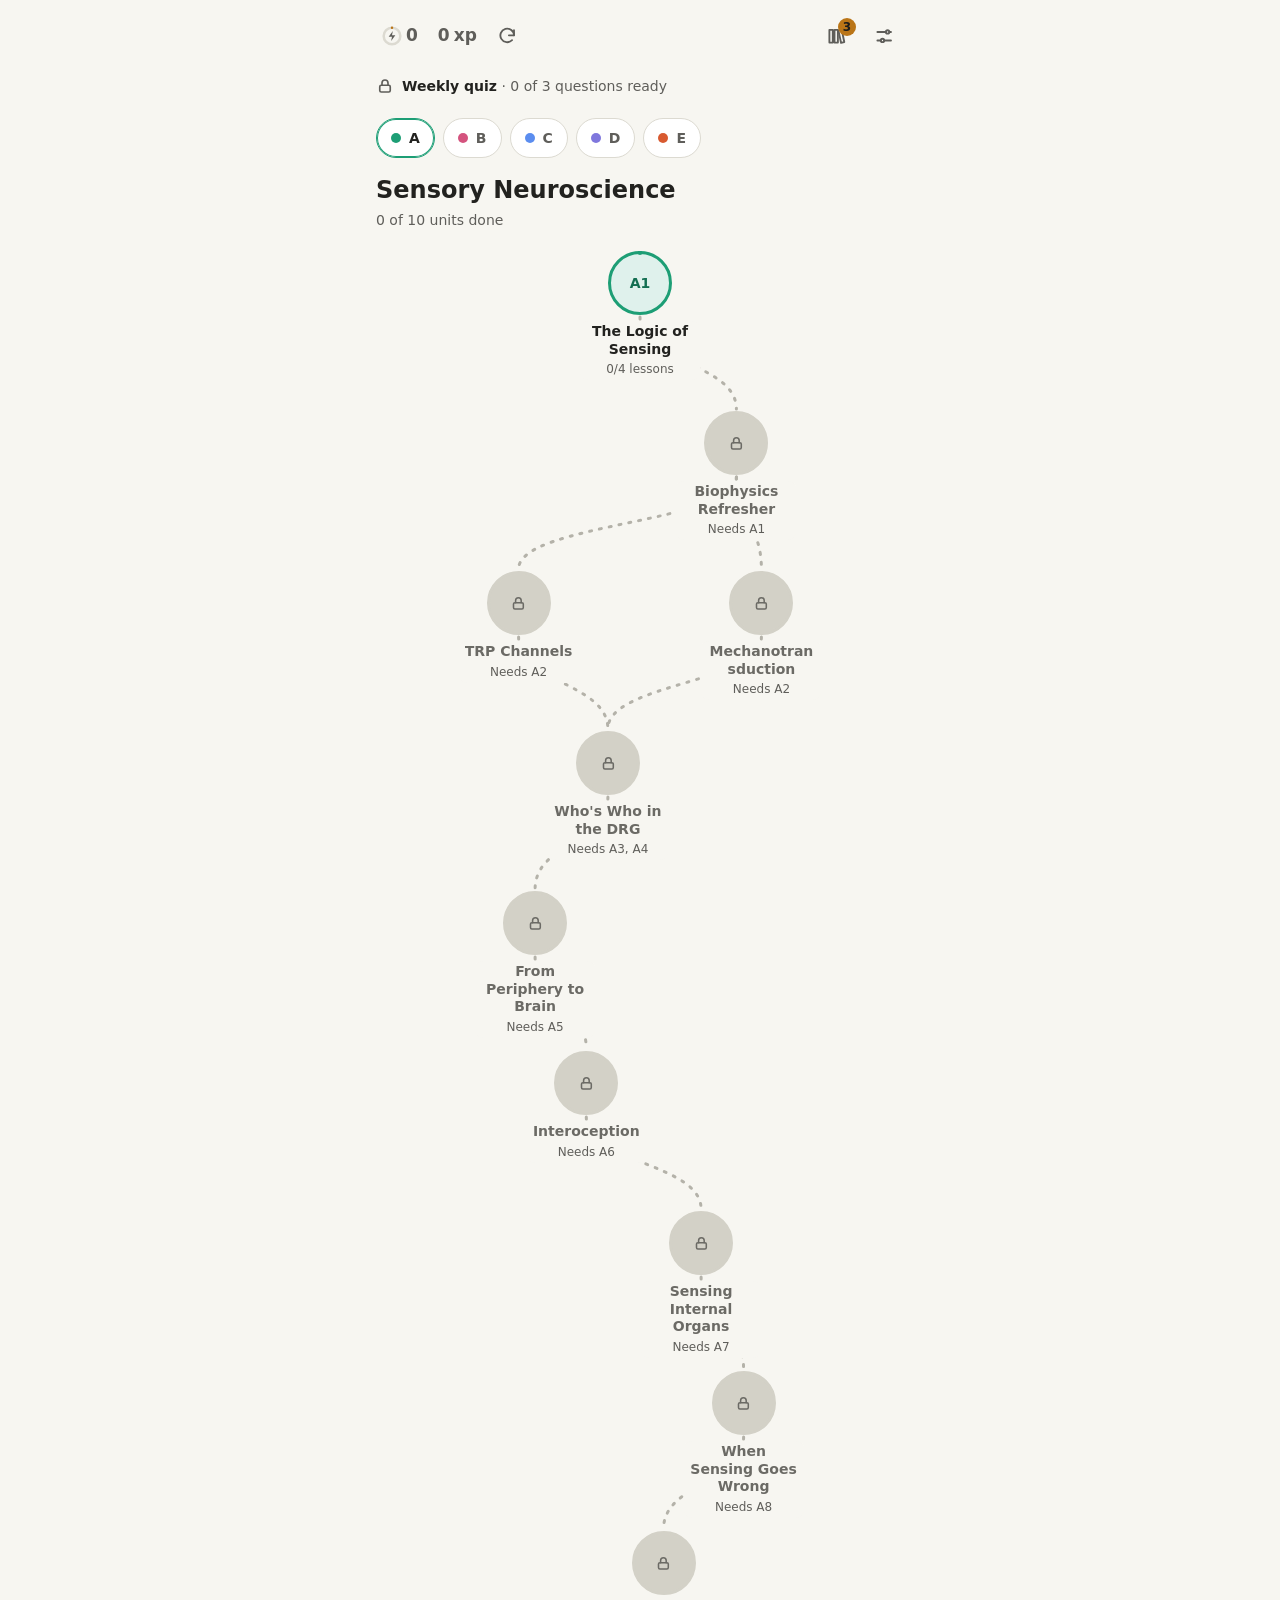
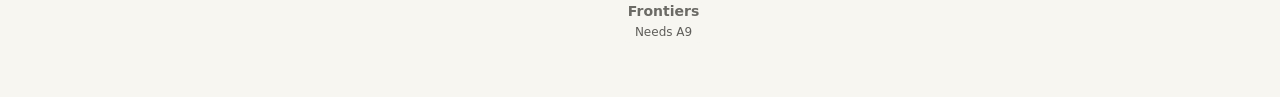
<file: index.html>
<!doctype html>
<html lang="en">
<head>
  <meta charset="utf-8">
  <meta name="viewport" content="width=device-width, initial-scale=1, viewport-fit=cover">
  <title>Neuro Learn</title>
  <meta name="description" content="Bite-size lessons for the lab, one neuron at a time.">
  <meta name="theme-color" content="#f7f6f1" media="(prefers-color-scheme: light)">
  <meta name="theme-color" content="#161615" media="(prefers-color-scheme: dark)">
  <meta name="color-scheme" content="light dark">

  <!-- Installable on iPhone ("Add to Home Screen") -->
  <meta name="apple-mobile-web-app-capable" content="yes">
  <meta name="mobile-web-app-capable" content="yes">
  <meta name="apple-mobile-web-app-status-bar-style" content="black-translucent">
  <meta name="apple-mobile-web-app-title" content="Neuro Learn">
  <link rel="apple-touch-icon" href="icons/apple-touch-icon.png">
  <link rel="icon" type="image/png" href="icons/icon-192.png">
  <link rel="manifest" href="manifest.webmanifest">

  <link rel="stylesheet" href="styles.css">
</head>
<body>
  <main id="app" aria-live="polite">
    <div class="boot" role="status">Loading…</div>
  </main>
  <script type="module" src="src/app.js"></script>
</body>
</html>
</file>
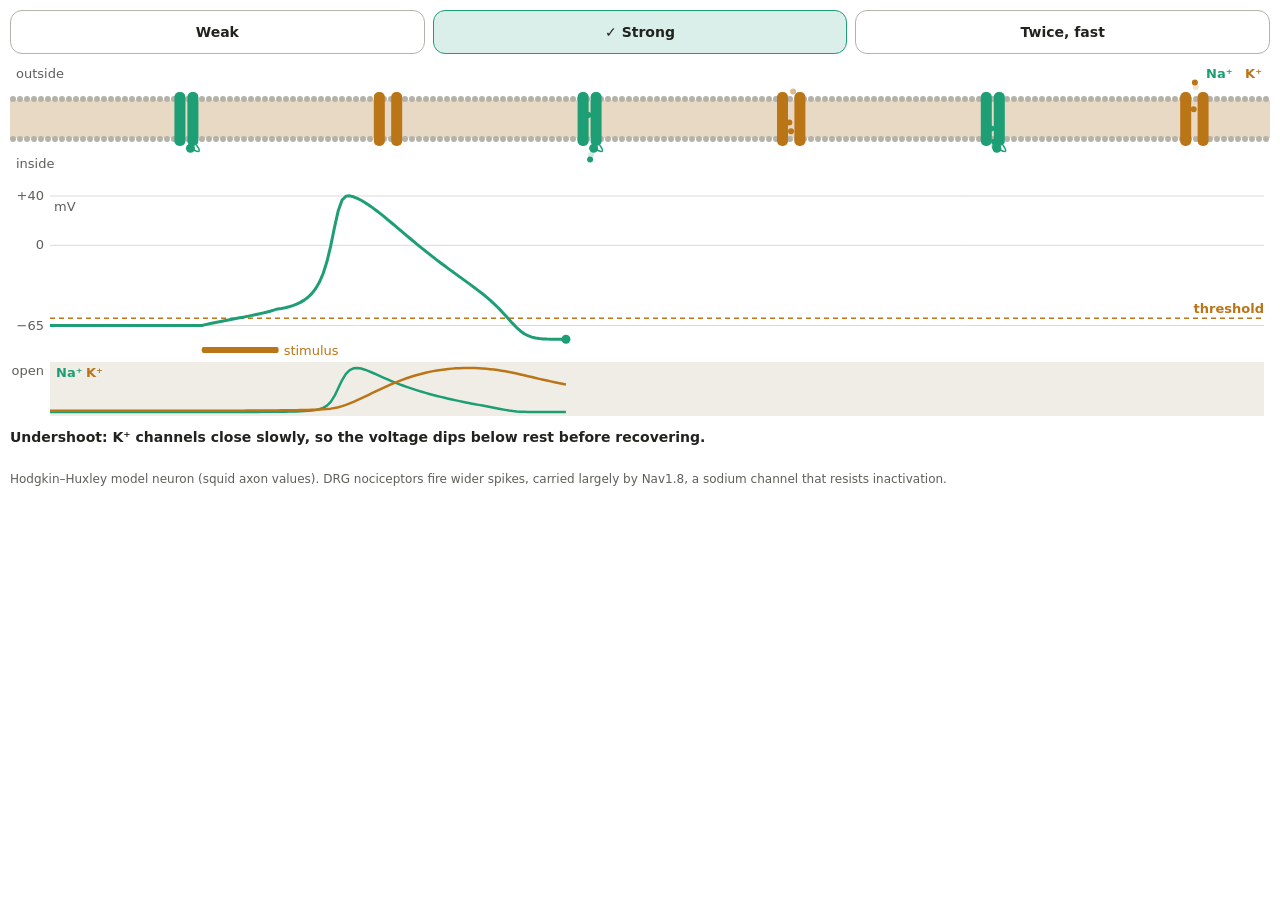
<file: content/assets/action-potential-model.html>
<!doctype html>
<html lang="en"><head><meta charset="utf-8"><meta name="color-scheme" content="light dark"><meta name="viewport" content="width=device-width, initial-scale=1">
<!--
  The action potential, computed live from the Hodgkin–Huxley model (1952; modern sign convention,
  rest −65 mV, squid-axon constants at 6.3 °C). Nothing on screen is hand-drawn: the voltage trace,
  how open the Na⁺ and K⁺ channels are, the inactivation "ball", the ion flow and the threshold line
  all come from the same simulation, so the timing and order of events are the model's, not an artist's.
  Top: a patch of membrane with three Na⁺ channels (activation opens the pore, a ball-and-chain
  inactivation gate plugs it) and three K⁺ channels. Middle: membrane voltage. Bottom: the fraction of
  Na⁺ and K⁺ channels open. Buttons replay a weak stimulus (sub-threshold), a strong one (a spike) or
  two strong ones 5 ms apart (the second fails: refractory period).
-->
<style>
  :root{--text:#22221f;--muted:#5f5e5a;--line:#dcdad1;--line-strong:#b4b2a9;--surface-2:#efede6;--na:#1D9E75;--k:#ba7517;--lipid:#e8d9c4;}
  @media (prefers-color-scheme:dark){:root{--text:#f1efe8;--muted:#b4b2a9;--line:#3a3a37;--line-strong:#5f5e5a;--surface-2:#2c2c2a;--na:#32c48f;--k:#ef9f27;--lipid:#4a4237;}}
  html,body{background:transparent;margin:0}
  body{font-family:-apple-system,BlinkMacSystemFont,"SF Pro Text",system-ui,sans-serif;color:var(--text);font-size:14px;padding:10px 10px 8px}
  .seg{display:flex;gap:8px;margin:0 0 8px}
  .seg button{flex:1;min-height:44px;border:1.5px solid var(--line-strong);border-radius:12px;background:transparent;color:var(--text);font:inherit;font-weight:600;cursor:pointer;padding:0 4px}
  .seg button.sel{border-color:var(--na);background:color-mix(in srgb,var(--na) 16%,transparent)}
  .seg button.sel::before{content:"✓ ";font-weight:800}
  canvas{display:block;width:100%}
  .say{min-height:40px;margin:6px 0 0;font-weight:600;line-height:1.4}
  .src{margin:4px 0 0;font-size:12px;color:var(--muted)}
</style></head>
<body>
  <div class="seg" role="radiogroup" aria-label="Stimulus">
    <button data-run="weak" role="radio" aria-checked="false">Weak</button>
    <button data-run="strong" role="radio" aria-checked="true" class="sel">Strong</button>
    <button data-run="twice" role="radio" aria-checked="false">Twice, fast</button>
  </div>
  <canvas id="c" role="img" aria-label="A patch of membrane with sodium and potassium channels above a live voltage trace and a plot of how many of each channel are open."></canvas>
  <p class="say" id="say" aria-live="polite"></p>
  <p class="src">Hodgkin–Huxley model neuron (squid axon values). DRG nociceptors fire wider spikes, carried largely by Nav1.8, a sodium channel that resists inactivation.</p>
<script>
(function () {
  // ---------- the model ----------
  var DT = 0.01, T = 16, PULSE_AT = 2, PULSE_MS = 1, SECOND_AT = 7;
  var ENA = 50, EK = -77, EL = -54.387, GNA = 120, GK = 36, GL = 0.3;
  function rates(V) {
    var x = V + 40, y = V + 55;
    return [
      Math.abs(x) < 1e-6 ? 1 : 0.1 * x / (1 - Math.exp(-x / 10)), 4 * Math.exp(-(V + 65) / 18),
      0.07 * Math.exp(-(V + 65) / 20), 1 / (1 + Math.exp(-(V + 35) / 10)),
      Math.abs(y) < 1e-6 ? 0.1 : 0.01 * y / (1 - Math.exp(-y / 10)), 0.125 * Math.exp(-(V + 65) / 80)];
  }
  // Runs T ms; pulses = [[start, amplitude µA/cm²], ...]. Returns one sample per 0.05 ms.
  function simulate(pulses) {
    var V = -65, r = rates(V), m = r[0] / (r[0] + r[1]), h = r[2] / (r[2] + r[3]), n = r[4] / (r[4] + r[5]);
    var out = [], steps = Math.round(T / DT);
    for (var i = 0; i <= steps; i++) {
      var t = i * DT, I = 0;
      for (var p = 0; p < pulses.length; p++) if (t >= pulses[p][0] && t < pulses[p][0] + PULSE_MS) I += pulses[p][1];
      if (i % 5 === 0) out.push({ t: t, V: V, m: m, h: h, n: n, gna: GNA * m * m * m * h, gk: GK * n * n * n * n, I: I });
      r = rates(V);
      var dV = I - GNA * m * m * m * h * (V - ENA) - GK * n * n * n * n * (V - EK) - GL * (V - EL);
      V += DT * dV;
      m += DT * (r[0] * (1 - m) - r[1] * m); h += DT * (r[2] * (1 - h) - r[3] * h); n += DT * (r[4] * (1 - n) - r[5] * n);
    }
    return out;
  }
  var peak = function (run) { return run.reduce(function (a, s) { return Math.max(a, s.V); }, -99); };
  // Threshold isn't typed in: find the smallest 1 ms pulse that fires, and the voltage it reaches.
  var lo = 0, hi = 40;
  for (var k = 0; k < 24; k++) { var mid = (lo + hi) / 2; if (peak(simulate([[PULSE_AT, mid]])) > 0) hi = mid; else lo = mid; }
  var TH_AMP = hi, edge = simulate([[PULSE_AT, hi]]);
  var TH_V = edge[Math.round((PULSE_AT + PULSE_MS) / 0.05)].V;
  var RUNS = {
    weak: simulate([[PULSE_AT, TH_AMP * 0.6]]),
    strong: simulate([[PULSE_AT, TH_AMP * 2]]),
    twice: simulate([[PULSE_AT, TH_AMP * 2], [SECOND_AT, TH_AMP * 2]])
  };
  var GNA_MAX = RUNS.strong.reduce(function (a, s) { return Math.max(a, s.gna); }, 0);
  var GK_MAX = RUNS.strong.reduce(function (a, s) { return Math.max(a, s.gk); }, 0);
  var M3_MAX = RUNS.strong.reduce(function (a, s) { return Math.max(a, s.m * s.m * s.m); }, 0);
  var H_REST = RUNS.strong[0].h;

  // ---------- what the readout says, from the model's state ----------
  function phase(run, i, name) {
    var s = run[i], t = s.t;
    if (t < PULSE_AT) return 'At rest. A few K⁺ channels are open; Na⁺ channels are closed.';
    if (name === 'weak') return s.I > 0 ? 'A weak stimulus nudges the voltage up…'
      : 'Below threshold: K⁺ and leak currents win, and it settles back to rest. No spike.';
    if (name === 'twice' && t >= SECOND_AT) return 'Second stimulus, 5 ms later: most Na⁺ channels are still inactivated, so no spike. This is the refractory period.';
    if (s.I > 0) return 'A strong stimulus pushes the voltage past threshold…';
    var rising = i + 1 < run.length && run[i + 1].V > s.V;
    if (rising && s.V > TH_V) return 'Na⁺ channels open, Na⁺ rushes in, which opens more: the positive-feedback upstroke.';
    if (s.V > -40 || (s.gk / GK_MAX > 0.5 && s.V > -60)) return 'Na⁺ channels inactivate (the ball plugs the pore) while K⁺ flows out and repolarizes.';
    if (s.V < -66) return 'Undershoot: K⁺ channels close slowly, so the voltage dips below rest before recovering.';
    return 'Back toward rest.';
  }

  // ---------- drawing ----------
  var cv = document.getElementById('c'), ctx = cv.getContext('2d'), say = document.getElementById('say');
  var W = 0, H = 0, col = {};
  function readColors() {
    var cs = getComputedStyle(document.documentElement);
    ['text', 'muted', 'line', 'line-strong', 'surface-2', 'na', 'k', 'lipid'].forEach(function (k) { col[k] = cs.getPropertyValue('--' + k).trim(); });
  }
  function size() {
    W = cv.clientWidth || 320; H = Math.round(Math.min(360, Math.max(300, W * 1.05)));
    var d = window.devicePixelRatio || 1;
    cv.width = Math.round(W * d); cv.height = Math.round(H * d); cv.style.height = H + 'px';
    ctx.setTransform(d, 0, 0, d, 0, 0);
  }
  var MEM_H = 112, PLOT_T = 0, PLOT_B = 0, G_T = 0, G_B = 0, PL = 40, PR = 0;
  function layout() { PR = W - 6; PLOT_T = MEM_H + 22; PLOT_B = H - 78; G_T = H - 60; G_B = H - 6; }
  var vy = function (V) { return PLOT_T + (40 - V) / (40 + 80) * (PLOT_B - PLOT_T); };
  var tx = function (t) { return PL + t / T * (PR - PL); };
  function label(s, x, y, c, align, weight) {
    ctx.fillStyle = c; ctx.font = (weight || 600) + ' 13px -apple-system,system-ui,sans-serif';
    ctx.textAlign = align || 'left'; ctx.fillText(s, x, y);
  }

  // Ions in flight: {x, y0, y1, p (0–1 progress), na: bool}
  var ions = [];
  var CH = [{ na: true, f: 0.14 }, { na: false, f: 0.30 }, { na: true, f: 0.46 }, { na: false, f: 0.62 }, { na: true, f: 0.78 }, { na: false, f: 0.94 }];
  function membrane(s) {
    var top = 34, bot = 80;
    label('outside', 6, 16, col.muted, 'left', 400); label('inside', 6, MEM_H - 6, col.muted, 'left', 400);
    label('Na⁺', W - 64, 16, col.na); label('K⁺', W - 8, 16, col.k, 'right');
    // bilayer: two rows of heads with tails
    ctx.fillStyle = col.lipid; ctx.fillRect(0, top + 4, W, bot - top - 8);
    for (var x = 3; x < W; x += 7) {
      ctx.fillStyle = col['line-strong'];
      ctx.beginPath(); ctx.arc(x, top + 3, 3, 0, 6.283); ctx.fill();
      ctx.beginPath(); ctx.arc(x, bot - 3, 3, 0, 6.283); ctx.fill();
    }
    CH.forEach(function (c) {
      var x = c.f * W, open, color = c.na ? col.na : col.k;
      if (c.na) open = Math.min(1, s.m * s.m * s.m / M3_MAX); else open = Math.min(1, s.gk / GK_MAX);
      var gap = 2 + 7 * open, w = 11;
      ctx.fillStyle = color;
      roundRect(x - gap / 2 - w, top - 4, w, bot - top + 8, 5); roundRect(x + gap / 2, top - 4, w, bot - top + 8, 5);
      if (c.na) { // inactivation ball on a chain, hanging inside; it swings into the pore as h falls
        var inact = Math.max(0, Math.min(1, 1 - s.h / H_REST)), bx = x + 16 - 16 * inact, by = bot + 16 - 13 * inact;
        ctx.strokeStyle = color; ctx.lineWidth = 1.5;
        ctx.beginPath(); ctx.moveTo(x + gap / 2 + w - 2, bot + 3); ctx.quadraticCurveTo(x + 18, bot + 14, bx, by); ctx.stroke();
        ctx.beginPath(); ctx.arc(bx, by, 4.5, 0, 6.283); ctx.fill();
      }
    });
    // current through each channel type sets how many ions set off this frame
    var naFlux = s.gna * (ENA - s.V) / (GNA_MAX * 100), kFlux = s.gk * (s.V - EK) / (GK_MAX * 100);
    CH.forEach(function (c) {
      var f = c.na ? naFlux : kFlux;
      if (Math.random() < f * 0.4) ions.push({ x: c.f * W, y0: c.na ? 22 : MEM_H - 16, y1: c.na ? MEM_H - 16 : 22, p: 0, na: c.na });
    });
    ions = ions.filter(function (o) { return o.p < 1; });
    ions.forEach(function (o) {
      o.p += 0.06;
      ctx.globalAlpha = o.p < 0.8 ? 1 : (1 - o.p) * 5;
      ctx.fillStyle = o.na ? col.na : col.k;
      ctx.beginPath(); ctx.arc(o.x + Math.sin(o.p * 9) * 2, o.y0 + (o.y1 - o.y0) * o.p, 3, 0, 6.283); ctx.fill();
    });
    ctx.globalAlpha = 1;
  }
  function roundRect(x, y, w, h, r) { ctx.beginPath(); ctx.moveTo(x + r, y); ctx.arcTo(x + w, y, x + w, y + h, r); ctx.arcTo(x + w, y + h, x, y + h, r); ctx.arcTo(x, y + h, x, y, r); ctx.arcTo(x, y, x + w, y, r); ctx.fill(); }

  function plots(run, upto) {
    // axes, ticks and the threshold the model found
    ctx.strokeStyle = col.line; ctx.lineWidth = 1;
    [40, 0, -65].forEach(function (v) { ctx.beginPath(); ctx.moveTo(PL, vy(v)); ctx.lineTo(PR, vy(v)); ctx.stroke(); });
    label('+40', PL - 6, vy(40) + 4, col.muted, 'right', 400); label('0', PL - 6, vy(0) + 4, col.muted, 'right', 400);
    label('−65', PL - 6, vy(-65) + 4, col.muted, 'right', 400); label('mV', PL + 4, vy(40) + 15, col.muted, 'left', 400);
    ctx.setLineDash([5, 4]); ctx.strokeStyle = col.k; ctx.lineWidth = 1.5;
    ctx.beginPath(); ctx.moveTo(PL, vy(TH_V)); ctx.lineTo(PR, vy(TH_V)); ctx.stroke(); ctx.setLineDash([]);
    label('threshold', PR, vy(TH_V) - 5, col.k, 'right');
    // stimulus marks under the trace
    var stims = name === 'twice' ? [PULSE_AT, SECOND_AT] : [PULSE_AT];
    stims.forEach(function (t0, j) {
      if (run[upto].t < t0) return;
      ctx.fillStyle = col.k; roundRect(tx(t0), PLOT_B + 3, tx(Math.min(t0 + PULSE_MS, run[upto].t)) - tx(t0) + 1, 6, 2);
      if (!j) label('stimulus', tx(t0 + PULSE_MS) + 6, PLOT_B + 11, col.k, 'left', 400);
    });
    // voltage
    ctx.strokeStyle = col.na; ctx.lineWidth = 3; ctx.lineJoin = 'round'; ctx.beginPath();
    for (var i = 0; i <= upto; i++) { var s = run[i]; i ? ctx.lineTo(tx(s.t), vy(s.V)) : ctx.moveTo(tx(s.t), vy(s.V)); }
    ctx.stroke();
    var cur = run[upto]; ctx.fillStyle = col.na; ctx.beginPath(); ctx.arc(tx(cur.t), vy(cur.V), 4.5, 0, 6.283); ctx.fill();
    // fraction of channels open
    ctx.fillStyle = col['surface-2']; ctx.fillRect(PL, G_T, PR - PL, G_B - G_T);
    [['gna', GNA_MAX, col.na], ['gk', GK_MAX, col.k]].forEach(function (g) {
      ctx.strokeStyle = g[2]; ctx.lineWidth = 2.5; ctx.beginPath();
      for (var i = 0; i <= upto; i++) { var s = run[i], y = G_B - 4 - Math.min(1, s[g[0]] / g[1]) * (G_B - G_T - 10); i ? ctx.lineTo(tx(s.t), y) : ctx.moveTo(tx(s.t), y); }
      ctx.stroke();
    });
    label('open', PL - 6, G_T + 13, col.muted, 'right', 400);
    label('Na⁺', PL + 6, G_T + 15, col.na); label('K⁺', PL + 36, G_T + 15, col.k);
  }

  // ---------- playback: 1 ms of model time takes 250 ms ----------
  var name = 'strong', start = 0, holdUntil = 0, still = matchMedia('(prefers-reduced-motion: reduce)').matches;
  function frame(now) {
    var run = RUNS[name], last = run.length - 1, i;
    if (still) i = last;
    else {
      if (!start) start = now;
      var ms = (now - start) / 250; i = Math.min(last, Math.round(ms / 0.05));
      if (i === last && !holdUntil) holdUntil = now + 2200;
      if (holdUntil && now > holdUntil) { start = now; holdUntil = 0; ions = []; i = 0; }
    }
    ctx.clearRect(0, 0, W, H);
    membrane(run[i]); plots(run, i);
    var text = still ? phase(run, name === 'strong' ? Math.round(4.2 / 0.05) : last, name) : phase(run, i, name);
    if (say.textContent !== text) say.textContent = text;
    if (!still) requestAnimationFrame(frame);
  }
  document.querySelectorAll('.seg button').forEach(function (b) {
    b.onclick = function () {
      name = b.dataset.run; start = 0; holdUntil = 0; ions = [];
      document.querySelectorAll('.seg button').forEach(function (x) { var on = x === b; x.classList.toggle('sel', on); x.setAttribute('aria-checked', String(on)); });
      if (still) requestAnimationFrame(frame);
    };
  });
  readColors(); size(); layout();
  matchMedia('(prefers-color-scheme: dark)').addEventListener('change', function () { readColors(); if (still) requestAnimationFrame(frame); });
  addEventListener('resize', function () { size(); layout(); if (still) requestAnimationFrame(frame); });
  requestAnimationFrame(frame);
})();
</script>
</body></html>
</file>
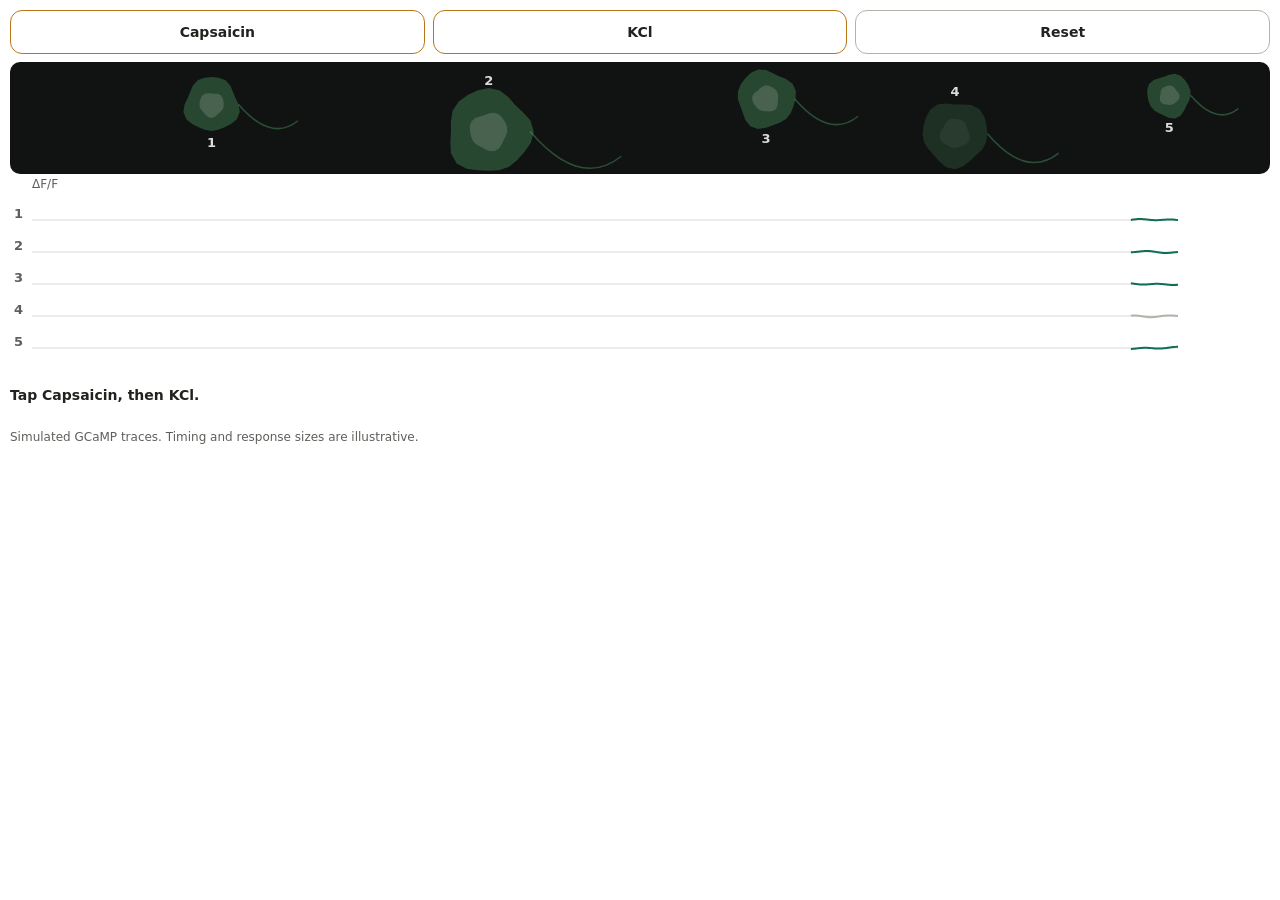
<file: content/assets/calcium-imaging-model.html>
<!doctype html>
<html lang="en"><head><meta charset="utf-8"><meta name="color-scheme" content="light dark"><meta name="viewport" content="width=device-width, initial-scale=1">
<!--
  Calcium imaging of cultured DRG neurons expressing GCaMP. Five neurons: two TRPV1+ (respond to capsaicin),
  two TRPV1- (don't), and one unhealthy cell that responds to nothing. Capsaicin opens TRPV1, so only TRPV1+
  cells take up calcium and brighten. High KCl depolarizes every healthy neuron: the positive control that
  a silent cell was alive. Calcium rises fast and decays over seconds. Kinetics, amplitudes and the time axis
  are illustrative, not measured.
-->
<style>
  :root{--text:#22221f;--muted:#5f5e5a;--line:#dcdad1;--line-strong:#b4b2a9;--track:#5B8DEF;--warn:#ba7517;--bad:#993c1d;--ok:#0f6e56;--field:#101312;--glow:#7dff9a;}
  @media (prefers-color-scheme:dark){:root{--text:#f1efe8;--muted:#b4b2a9;--line:#3a3a37;--line-strong:#5f5e5a;--track:#7ea6f5;--warn:#ef9f27;--bad:#f0997b;--ok:#5dcaa5;--field:#050706;}}
  html,body{background:transparent;margin:0}
  body{font-family:-apple-system,BlinkMacSystemFont,"SF Pro Text",system-ui,sans-serif;color:var(--text);font-size:14px;padding:10px 10px 8px}
  .seg{display:flex;gap:8px;margin:0 0 8px}
  .seg button{flex:1;min-height:44px;border:1.5px solid var(--line-strong);border-radius:12px;background:transparent;color:var(--text);font:inherit;font-weight:600;cursor:pointer;padding:0 4px}
  .seg button.drug{border-color:var(--warn)}
  .seg button:disabled{opacity:.45;cursor:default}
  canvas{display:block;width:100%}
  .say{min-height:40px;margin:6px 0 0;font-weight:600;line-height:1.4}
  .src{margin:4px 0 0;font-size:12px;color:var(--muted)}
</style></head>
<body>
  <div class="seg">
    <button class="drug" id="cap">Capsaicin</button>
    <button class="drug" id="kcl">KCl</button>
    <button id="reset" aria-label="Start over">Reset</button>
  </div>
  <canvas id="c" role="img" aria-label="Five cultured DRG neurons glowing green with GCaMP, and a ΔF/F trace for each. Capsaicin brightens only the two TRPV1-positive neurons. KCl brightens every healthy neuron. One neuron responds to neither, so it is excluded as unhealthy."></canvas>
  <p class="say" id="say" aria-live="polite"></p>
  <p class="src">Simulated GCaMP traces. Timing and response sizes are illustrative.</p>
<script>
(function () {
  var CELLS = [
    { trpv1: true, alive: true, x: 0.16, y: 0.38, r: 0.075 },
    { trpv1: false, alive: true, x: 0.38, y: 0.62, r: 0.115 },
    { trpv1: true, alive: true, x: 0.6, y: 0.33, r: 0.08 },
    { trpv1: false, alive: false, x: 0.75, y: 0.64, r: 0.09 },
    { trpv1: false, alive: true, x: 0.92, y: 0.3, r: 0.06 }
  ];
  var WIN = 30, RISE = 0.6, DECAY = 4.5; // seconds shown; calcium rise and decay time constants
  var CAP = 4, KCL = 3; // how long each stimulus is applied, s
  var cv = document.getElementById('c'), ctx = cv.getContext('2d'), say = document.getElementById('say');
  var W = 0, H = 318, col = {};
  function readColors() { var cs = getComputedStyle(document.documentElement); ['text', 'muted', 'line', 'line-strong', 'track', 'warn', 'bad', 'ok', 'field', 'glow'].forEach(function (k) { col[k] = cs.getPropertyValue('--' + k).trim(); }); }
  function size() { W = cv.clientWidth || 320; var d = window.devicePixelRatio || 1; cv.width = Math.round(W * d); cv.height = Math.round(H * d); cv.style.height = H + 'px'; ctx.setTransform(d, 0, 0, d, 0, 0); }
  function label(s, x, y, c, align, weight, px) { ctx.fillStyle = c; ctx.font = (weight || 600) + ' ' + (px || 13) + 'px -apple-system,system-ui,sans-serif'; ctx.textAlign = align || 'left'; ctx.fillText(s, x, y); }

  var t, stims, hist, seen;
  function reset() {
    t = 0; stims = []; hist = []; seen = { cap: false, kcl: false };
    CELLS.forEach(function (c, i) { c.ca = 0; c.capResp = false; c.kclResp = false; c.noise = i * 17; });
  }
  function drive(c, now) {
    if (!c.alive) return 0;
    var d = 0;
    stims.forEach(function (s) {
      if (now < s.t || now > s.t + s.dur) return;
      if (s.kind === 'kcl') { d = Math.max(d, 1); c.kclResp = true; }
      else if (c.trpv1) { d = Math.max(d, 0.75); c.capResp = true; }
    });
    return d;
  }
  function step(dt) {
    t += dt;
    CELLS.forEach(function (c) {
      var d = drive(c, t);
      c.ca += (d - c.ca) * dt / (d > c.ca ? RISE : DECAY);
    });
    hist.push({ t: t, v: CELLS.map(function (c, i) { return c.ca + 0.025 * Math.sin(t * 7.3 + c.noise) + 0.02 * Math.sin(t * 3.1 + i); }) });
    while (hist.length && hist[0].t < t - WIN) hist.shift();
  }
  function apply(kind) { stims.push({ kind: kind, t: t, dur: kind === 'kcl' ? KCL : CAP }); seen[kind] = true; }

  function blob(cx, cy, r, seed) {
    ctx.beginPath();
    for (var i = 0; i <= 24; i++) { var a = i / 24 * 6.283, rr = r * (1 + 0.06 * Math.sin(a * 3 + seed) + 0.04 * Math.sin(a * 5 + seed * 2)); i ? ctx.lineTo(cx + Math.cos(a) * rr, cy + Math.sin(a) * rr) : ctx.moveTo(cx + Math.cos(a) * rr, cy + Math.sin(a) * rr); }
    ctx.closePath();
  }
  function draw() {
    ctx.clearRect(0, 0, W, H);
    // the culture dish field
    var fh = 112, fy = 0;
    ctx.fillStyle = col.field; rr(0, fy, W, fh, 10); ctx.fill();
    ctx.save(); rr(0, fy, W, fh, 10); ctx.clip();
    CELLS.forEach(function (c, i) {
      var cx = c.x * W, cy = fy + c.y * fh, r = c.r * Math.min(W, 360);
      ctx.strokeStyle = 'rgba(125,255,154,0.25)'; ctx.lineWidth = 1.5; ctx.beginPath(); ctx.moveTo(cx + r, cy); ctx.quadraticCurveTo(cx + r * 2.2, cy + r * 1.4, cx + r * 3.2, cy + r * 0.6); ctx.stroke();
      ctx.globalAlpha = c.alive ? 0.22 + 0.78 * Math.min(1, c.ca) : 0.12; ctx.fillStyle = col.glow; blob(cx, cy, r, i); ctx.fill();
      ctx.globalAlpha = c.alive ? 0.15 + 0.6 * Math.min(1, c.ca) : 0.05; ctx.fillStyle = '#ffffff'; blob(cx, cy, r * 0.45, i + 3); ctx.fill();
      ctx.globalAlpha = 1;
      label(String(i + 1), cx, cy + r + 15 > fh - 4 ? cy - r - 5 : cy + r + 15, 'rgba(255,255,255,0.85)', 'center', 700, 13);
    });
    ctx.restore();
    // traces
    var top = fh + 20, rowH = 32, L = 22, R = W - 92, X = function (tt) { return R - (t - tt) / WIN * (R - L); };
    label('ΔF/F', L, top - 6, col.muted, 'left', 400, 12);
    stims.forEach(function (s) {
      var x0 = Math.max(L, X(s.t)), x1 = Math.min(R, X(s.t + s.dur)); if (x1 <= L) return;
      ctx.fillStyle = col.warn; ctx.globalAlpha = 0.14; ctx.fillRect(x0, top, x1 - x0, rowH * CELLS.length); ctx.globalAlpha = 1;
      if (x0 > L + 2 || x1 - x0 > 30) label(s.kind === 'kcl' ? 'KCl' : 'cap', x0 + 2, top + rowH * CELLS.length + 14, col.warn, 'left', 700, 12);
    });
    CELLS.forEach(function (c, i) {
      var y0 = top + (i + 1) * rowH - 6;
      label(String(i + 1), 4, y0 - 2, col.muted, 'left', 700, 13);
      ctx.strokeStyle = col.line; ctx.lineWidth = 1; ctx.beginPath(); ctx.moveTo(L, y0); ctx.lineTo(R, y0); ctx.stroke();
      ctx.strokeStyle = c.alive ? col.ok : col['line-strong']; ctx.lineWidth = 2; ctx.lineJoin = 'round'; ctx.beginPath();
      hist.forEach(function (h, k) { var x = X(h.t), y = y0 - Math.max(-0.1, h.v[i]) * (rowH - 6); k ? ctx.lineTo(x, y) : ctx.moveTo(x, y); });
      ctx.stroke();
      // verdict for this cell once both stimuli have been tried
      if (seen.cap && seen.kcl && t > lastStim() + 3) {
        var v = !c.kclResp ? ['no KCl: exclude', col.bad] : c.capResp ? ['capsaicin ✓', col.ok] : ['KCl only', col.text];
        label(v[0], W - 2, y0 - 4, v[1], 'right', 700, 13);
      }
    });
    var text;
    if (!stims.length) text = 'Tap Capsaicin, then KCl.';
    else if (!(seen.cap && seen.kcl)) text = seen.cap ? 'Only the TRPV1+ neurons answer capsaicin. Are the silent ones alive? Try KCl.' : 'KCl depolarizes every healthy neuron. Now try capsaicin.';
    else text = t > lastStim() + 3 ? 'Responders: 1 and 3. Cells 2 and 5 are alive but capsaicin-insensitive. Cell 4 ignored KCl too, so it is excluded.' : 'Watching the responses…';
    if (say.textContent !== text) say.textContent = text;
  }
  function lastStim() { return stims.length ? stims[stims.length - 1].t + stims[stims.length - 1].dur : 0; }
  function rr(x, y, w, h, r) { ctx.beginPath(); ctx.moveTo(x + r, y); ctx.arcTo(x + w, y, x + w, y + h, r); ctx.arcTo(x + w, y + h, x, y + h, r); ctx.arcTo(x, y + h, x, y, r); ctx.arcTo(x, y, x + w, y, r); ctx.closePath(); }

  var still = matchMedia('(prefers-reduced-motion: reduce)').matches, last = 0;
  function frame(now) {
    var dt = last ? Math.min(0.05, (now - last) / 1000) : 0.016; last = now;
    step(dt); draw(); requestAnimationFrame(frame);
  }
  function stillRun() { // reduced motion: show a finished experiment
    reset(); for (var i = 0; i < 300; i++) step(0.02); apply('cap'); for (i = 0; i < 700; i++) step(0.02); apply('kcl'); for (i = 0; i < 500; i++) step(0.02); draw();
  }
  document.getElementById('cap').onclick = function () { if (still) return stillRun(); apply('cap'); };
  document.getElementById('kcl').onclick = function () { if (still) return stillRun(); apply('kcl'); };
  document.getElementById('reset').onclick = function () { if (still) return stillRun(); reset(); };
  readColors(); size(); reset();
  matchMedia('(prefers-color-scheme: dark)').addEventListener('change', function () { readColors(); if (still) draw(); });
  addEventListener('resize', function () { size(); if (still) draw(); });
  if (still) stillRun(); else requestAnimationFrame(frame);
})();
</script>
</body></html>
</file>
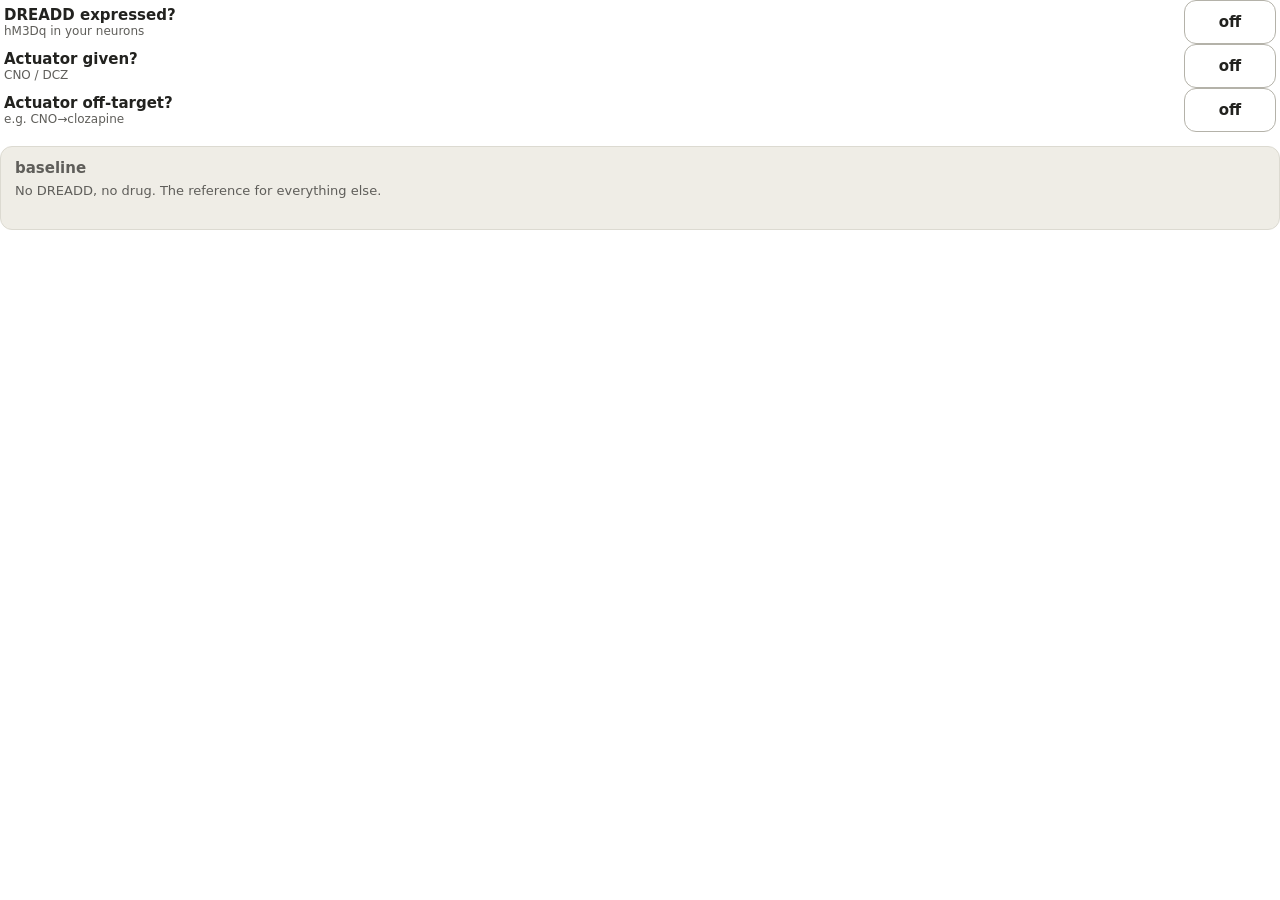
<file: content/assets/dreadd-control-grid.html>
<!doctype html>
<html lang="en"><head><meta charset="utf-8"><meta name="color-scheme" content="light dark"><meta name="viewport" content="width=device-width, initial-scale=1">
<style>
  :root{--text:#22221f;--muted:#5f5e5a;--line:#dcdad1;--line-strong:#b4b2a9;--surface-2:#efede6;--ok:#0f6e56;--bad:#993c1d;--warn:#ba7517;--track:#5B8DEF;}
  @media (prefers-color-scheme:dark){:root{--text:#f1efe8;--muted:#b4b2a9;--line:#3a3a37;--line-strong:#5f5e5a;--surface-2:#2c2c2a;--ok:#5dcaa5;--bad:#f0997b;--warn:#ef9f27;--track:#7ea6f5;}}
  html,body{background:transparent;margin:0}
  body{font-family:-apple-system,BlinkMacSystemFont,"SF Pro Text",system-ui,sans-serif;color:var(--text);font-size:15px}
  .tog{display:flex;align-items:center;justify-content:space-between;gap:12px;min-height:44px;padding:0 4px}
  .tog span{font-weight:600}
  .tog small{display:block;font-weight:400;color:var(--muted);font-size:12px}
  .sw{min-width:92px;min-height:44px;border:1.5px solid var(--line-strong);border-radius:12px;background:transparent;color:var(--text);font:inherit;font-weight:700;cursor:pointer}
  .sw.on{border-color:var(--track);background:color-mix(in srgb,var(--track) 18%,transparent)}
  .readout{margin-top:14px;padding:12px 14px;border-radius:12px;background:var(--surface-2);border:1px solid var(--line)}
  .v{font-weight:700} .v.good{color:var(--ok)} .v.bad{color:var(--bad)} .v.off{color:var(--muted)}
  .exp{font-size:13px;color:var(--muted);margin-top:6px;min-height:34px}
</style></head>
<body>
  <div class="tog"><span>DREADD expressed?<small>hM3Dq in your neurons</small></span><button class="sw" id="dreadd">off</button></div>
  <div class="tog"><span>Actuator given?<small>CNO / DCZ</small></span><button class="sw" id="act">off</button></div>
  <div class="tog"><span>Actuator off-target?<small>e.g. CNO→clozapine</small></span><button class="sw" id="offt">off</button></div>
  <div class="readout"><span class="v" id="v"></span><div class="exp" id="exp"></div></div>
<script>
(function(){
  var d=document.getElementById('dreadd'),a=document.getElementById('act'),o=document.getElementById('offt'),
      v=document.getElementById('v'),exp=document.getElementById('exp');
  function st(b){return b.classList.contains('on');}
  [d,a,o].forEach(function(b){b.onclick=function(){b.classList.toggle('on');b.textContent=st(b)?'on':'off';render();};});
  function render(){
    var D=st(d),A=st(a),O=st(o);
    if(D&&A){v.textContent='✓ experimental — interpretable';v.className='v good';exp.textContent='DREADD + actuator. Readable only because the three control quadrants stay silent.';}
    else if(D&&!A){v.textContent='leak control';v.className='v off';exp.textContent='DREADD, no drug. Any effect here means a leaky DREADD.';}
    else if(!D&&A){ if(O){v.textContent='⚠ actuator-only effect!';v.className='v bad';exp.textContent='No DREADD, yet the actuator acts (CNO→clozapine). Without this control you would credit your neurons wrongly.';}
      else{v.textContent='✓ actuator control — silent';v.className='v good';exp.textContent='No DREADD, actuator on, no effect — the actuator is clean at this dose.';} }
    else{v.textContent='baseline';v.className='v off';exp.textContent='No DREADD, no drug. The reference for everything else.';}
  }
  render();
})();
</script>
</body></html>
</file>
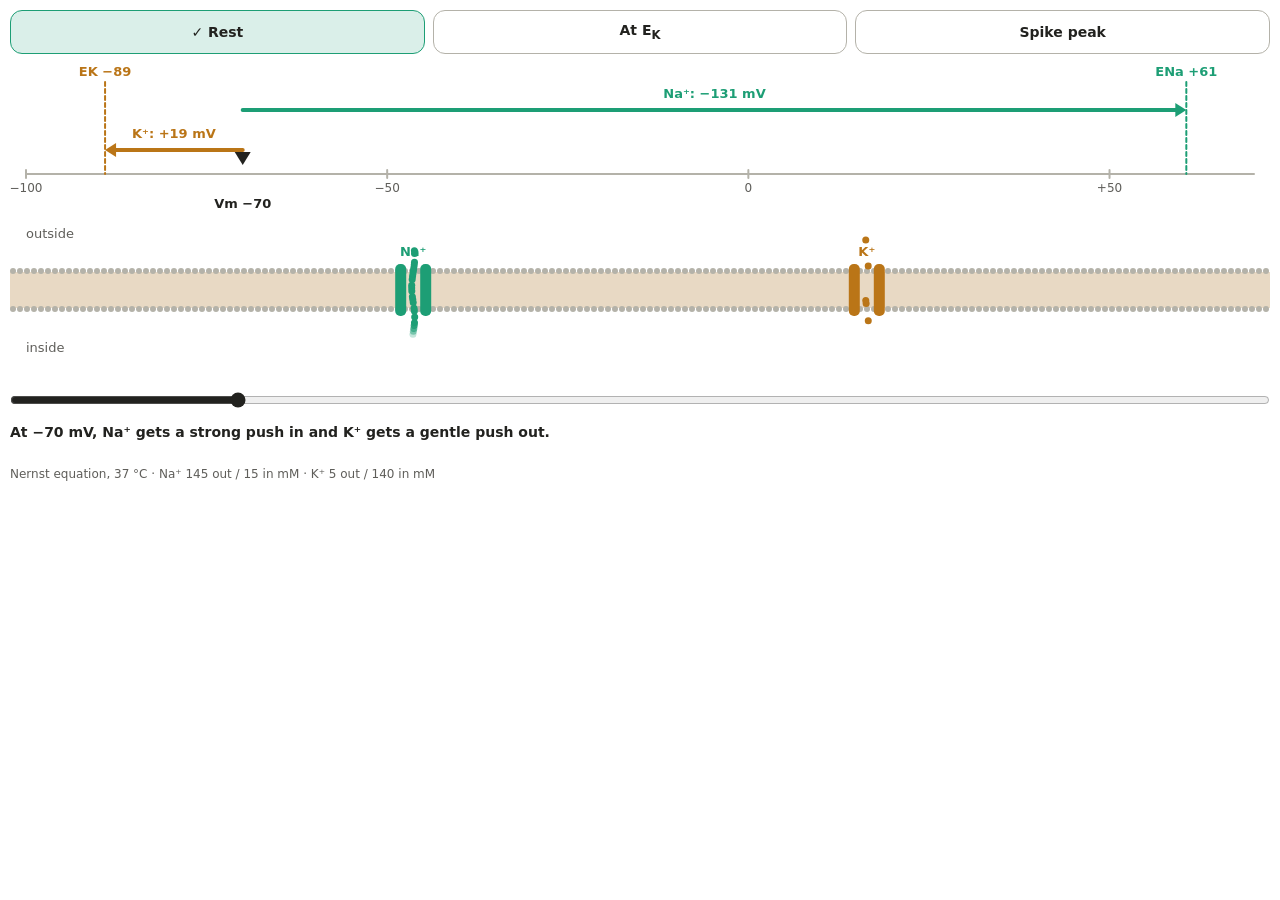
<file: content/assets/driving-force-model.html>
<!doctype html>
<html lang="en"><head><meta charset="utf-8"><meta name="color-scheme" content="light dark"><meta name="viewport" content="width=device-width, initial-scale=1">
<!--
  Driving force, computed live. Each ion's equilibrium potential comes from the Nernst equation at 37 °C
  with typical mammalian concentrations (Na⁺ 145 out / 15 in mM, K⁺ 5 out / 140 in mM), giving about +61 and
  −89 mV. Drag the membrane voltage (Vm): the arrows are Vm − E for each ion, and the ions crossing the
  membrane flow in the direction and at a rate set by that difference (as if one channel of each were open,
  with equal conductance: I = g·(Vm − E)).
-->
<style>
  :root{--text:#22221f;--muted:#5f5e5a;--line:#dcdad1;--line-strong:#b4b2a9;--surface-2:#efede6;--na:#1D9E75;--k:#ba7517;--lipid:#e8d9c4;}
  @media (prefers-color-scheme:dark){:root{--text:#f1efe8;--muted:#b4b2a9;--line:#3a3a37;--line-strong:#5f5e5a;--surface-2:#2c2c2a;--na:#32c48f;--k:#ef9f27;--lipid:#4a4237;}}
  html,body{background:transparent;margin:0}
  body{font-family:-apple-system,BlinkMacSystemFont,"SF Pro Text",system-ui,sans-serif;color:var(--text);font-size:14px;padding:10px 10px 8px}
  .seg{display:flex;gap:8px;margin:0 0 8px}
  .seg button{flex:1;min-height:44px;border:1.5px solid var(--line-strong);border-radius:12px;background:transparent;color:var(--text);font:inherit;font-weight:600;cursor:pointer;padding:0 4px}
  .seg button.sel{border-color:var(--na);background:color-mix(in srgb,var(--na) 16%,transparent)}
  .seg button.sel::before{content:"✓ ";font-weight:800}
  canvas{display:block;width:100%;touch-action:none;cursor:ew-resize}
  input[type=range]{width:100%;margin:6px 0 0;accent-color:var(--text);height:32px}
  .say{min-height:40px;margin:4px 0 0;font-weight:600;line-height:1.4}
  .src{margin:4px 0 0;font-size:12px;color:var(--muted)}
</style></head>
<body>
  <div class="seg" role="radiogroup" aria-label="Membrane voltage">
    <button data-v="-70" role="radio" aria-checked="true" class="sel">Rest</button>
    <button data-v="ek" role="radio" aria-checked="false">At E<sub>K</sub></button>
    <button data-v="30" role="radio" aria-checked="false">Spike peak</button>
  </div>
  <canvas id="c" aria-hidden="true"></canvas>
  <input id="vm" type="range" min="-100" max="70" step="1" value="-70" aria-label="Membrane voltage, mV">
  <p class="say" id="say" aria-live="polite"></p>
  <p class="src">Nernst equation, 37 °C · Na⁺ 145 out / 15 in mM · K⁺ 5 out / 140 in mM</p>
<script>
(function () {
  var RT_F = 8.314 * 310.15 / 96485 * 1000; // mV
  var ENA = RT_F * Math.log(145 / 15), EK = RT_F * Math.log(5 / 140);
  var VMIN = -100, VMAX = 70, vm = -70, target = -70;
  var cv = document.getElementById('c'), ctx = cv.getContext('2d'), say = document.getElementById('say'), slider = document.getElementById('vm');
  var W = 0, H = 316, col = {};
  function readColors() { var cs = getComputedStyle(document.documentElement); ['text', 'muted', 'line', 'line-strong', 'surface-2', 'na', 'k', 'lipid'].forEach(function (k) { col[k] = cs.getPropertyValue('--' + k).trim(); }); }
  function size() { W = cv.clientWidth || 320; var d = window.devicePixelRatio || 1; cv.width = Math.round(W * d); cv.height = Math.round(H * d); cv.style.height = H + 'px'; ctx.setTransform(d, 0, 0, d, 0, 0); }
  var L = 16, R = function () { return W - 16; };
  var vx = function (v) { return L + (v - VMIN) / (VMAX - VMIN) * (R() - L); };
  function label(s, x, y, c, align, weight, sizePx) { ctx.fillStyle = c; ctx.font = (weight || 600) + ' ' + (sizePx || 13) + 'px -apple-system,system-ui,sans-serif'; ctx.textAlign = align || 'center'; ctx.fillText(s, x, y); }
  var fmt = function (v) { v = Math.round(v); return (v > 0 ? '+' : v < 0 ? '−' : '') + Math.abs(v); };

  // A horizontal arrow from Vm toward an ion's E: its length is the driving force.
  function arrow(y, e, color, name) {
    var x0 = vx(vm), x1 = vx(e), dir = Math.sign(x1 - x0);
    ctx.strokeStyle = color; ctx.fillStyle = color; ctx.lineWidth = 4; ctx.lineCap = 'round';
    if (Math.abs(x1 - x0) > 10) {
      ctx.beginPath(); ctx.moveTo(x0, y); ctx.lineTo(x1 - dir * 8, y); ctx.stroke();
      ctx.beginPath(); ctx.moveTo(x1, y); ctx.lineTo(x1 - dir * 11, y - 7); ctx.lineTo(x1 - dir * 11, y + 7); ctx.closePath(); ctx.fill();
    } else { ctx.beginPath(); ctx.arc(x0, y, 4, 0, 6.283); ctx.fill(); }
    var txt = name + ': ' + fmt(vm - e) + ' mV', lx = (x0 + x1) / 2;
    if (Math.abs(x1 - x0) < 90) lx = x0 + (dir > 0 ? -1 : 1) * 56; // short arrow: label beside Vm, away from it
    label(txt, Math.max(L + 50, Math.min(R() - 50, lx)), y - 12, color);
  }

  var ions = [];
  function membrane(top) {
    var bot = top + 44, chNa = W * 0.32, chK = W * 0.68;
    label('outside', L, top - 30, col.muted, 'left', 400); label('inside', L, bot + 40, col.muted, 'left', 400);
    ctx.fillStyle = col.lipid; ctx.fillRect(0, top + 4, W, bot - top - 8);
    ctx.fillStyle = col['line-strong'];
    for (var x = 3; x < W; x += 7) { ctx.beginPath(); ctx.arc(x, top + 3, 3, 0, 6.283); ctx.fill(); ctx.beginPath(); ctx.arc(x, bot - 3, 3, 0, 6.283); ctx.fill(); }
    [[chNa, col.na, 'Na⁺'], [chK, col.k, 'K⁺']].forEach(function (c) {
      ctx.fillStyle = c[1];
      rr(c[0] - 18, top - 4, 11, bot - top + 8, 5); rr(c[0] + 7, top - 4, 11, bot - top + 8, 5);
      label(c[2], c[0], top - 12, c[1]);
    });
    // flux ∝ Vm − E: positive (cation leaves the cell) goes up, negative (enters) goes down
    [[chNa, vm - ENA, true], [chK, vm - EK, false]].forEach(function (c) {
      var f = c[1] / 160;
      if (Math.random() < Math.abs(f) * 0.9) ions.push({ x: c[0], from: f > 0 ? bot + 26 : top - 26, to: f > 0 ? top - 26 : bot + 26, p: 0, na: c[2] });
    });
    ions = ions.filter(function (o) { return o.p < 1; });
    ions.forEach(function (o) {
      o.p += 0.03; ctx.globalAlpha = o.p < 0.85 ? 1 : (1 - o.p) / 0.15;
      ctx.fillStyle = o.na ? col.na : col.k;
      ctx.beginPath(); ctx.arc(o.x + Math.sin(o.p * 10) * 1.5, o.from + (o.to - o.from) * o.p, 3.5, 0, 6.283); ctx.fill();
    });
    ctx.globalAlpha = 1;
  }
  function rr(x, y, w, h, r) { ctx.beginPath(); ctx.moveTo(x + r, y); ctx.arcTo(x + w, y, x + w, y + h, r); ctx.arcTo(x + w, y + h, x, y + h, r); ctx.arcTo(x, y + h, x, y, r); ctx.arcTo(x, y, x + w, y, r); ctx.fill(); }

  function draw() {
    vm += (target - vm) * 0.18; if (Math.abs(target - vm) < 0.05) vm = target;
    ctx.clearRect(0, 0, W, H);
    // the voltage ruler, with each ion's equilibrium potential and Vm
    var ry = 112;
    ctx.strokeStyle = col['line-strong']; ctx.lineWidth = 2; ctx.beginPath(); ctx.moveTo(L, ry); ctx.lineTo(R(), ry); ctx.stroke();
    [-100, -50, 0, 50].forEach(function (v) { ctx.beginPath(); ctx.moveTo(vx(v), ry - 4); ctx.lineTo(vx(v), ry + 4); ctx.stroke(); label(fmt(v), vx(v), ry + 18, col.muted, 'center', 400, 12); });
    [[ENA, col.na, 'E', 'Na'], [EK, col.k, 'E', 'K']].forEach(function (e) {
      ctx.strokeStyle = e[1]; ctx.lineWidth = 2; ctx.setLineDash([4, 3]); ctx.beginPath(); ctx.moveTo(vx(e[0]), 20); ctx.lineTo(vx(e[0]), ry); ctx.stroke(); ctx.setLineDash([]);
      label('E' + (e[3] === 'Na' ? 'Na' : 'K') + ' ' + fmt(e[0]), vx(e[0]), 14, e[1]);
    });
    arrow(48, ENA, col.na, 'Na⁺'); arrow(88, EK, col.k, 'K⁺');
    ctx.fillStyle = col.text; ctx.beginPath(); ctx.moveTo(vx(vm), ry - 9); ctx.lineTo(vx(vm) - 8, ry - 22); ctx.lineTo(vx(vm) + 8, ry - 22); ctx.closePath(); ctx.fill();
    label('Vm ' + fmt(vm), vx(vm), ry + 34, col.text);
    membrane(206);
    var dn = vm - ENA, dk = vm - EK, word = function (d) { return Math.abs(d) < 3 ? 'no net push' : Math.abs(d) > 80 ? 'a strong push' : Math.abs(d) > 30 ? 'a moderate push' : 'a gentle push'; };
    var dirTxt = function (d) { return Math.abs(d) < 3 ? '' : d < 0 ? ' in' : ' out'; };
    var text = 'At ' + fmt(target) + ' mV, Na⁺ gets ' + word(dn) + dirTxt(dn) + ' and K⁺ gets ' + word(dk) + dirTxt(dk) + '.';
    if (say.textContent !== text) say.textContent = text;
    requestAnimationFrame(draw);
  }
  function set(v, fromSlider) {
    target = Math.round(Math.max(VMIN, Math.min(VMAX, v)));
    if (!fromSlider) slider.value = target;
    document.querySelectorAll('.seg button').forEach(function (b) {
      var bv = b.dataset.v === 'ek' ? Math.round(EK) : Number(b.dataset.v), on = bv === target;
      b.classList.toggle('sel', on); b.setAttribute('aria-checked', String(on));
    });
  }
  document.querySelectorAll('.seg button').forEach(function (b) { b.onclick = function () { set(b.dataset.v === 'ek' ? EK : Number(b.dataset.v)); }; });
  slider.oninput = function () { set(Number(slider.value), true); };
  var dragging = false, fromX = function (e) { var r = cv.getBoundingClientRect(); return VMIN + (e.clientX - r.left - L) / (R() - L) * (VMAX - VMIN); };
  cv.addEventListener('pointerdown', function (e) { dragging = true; cv.setPointerCapture(e.pointerId); set(fromX(e)); });
  cv.addEventListener('pointermove', function (e) { if (dragging) set(fromX(e)); });
  cv.addEventListener('pointerup', function () { dragging = false; });
  readColors(); size();
  if (matchMedia('(prefers-reduced-motion: reduce)').matches) vm = target;
  matchMedia('(prefers-color-scheme: dark)').addEventListener('change', readColors);
  addEventListener('resize', size);
  requestAnimationFrame(draw);
})();
</script>
</body></html>
</file>
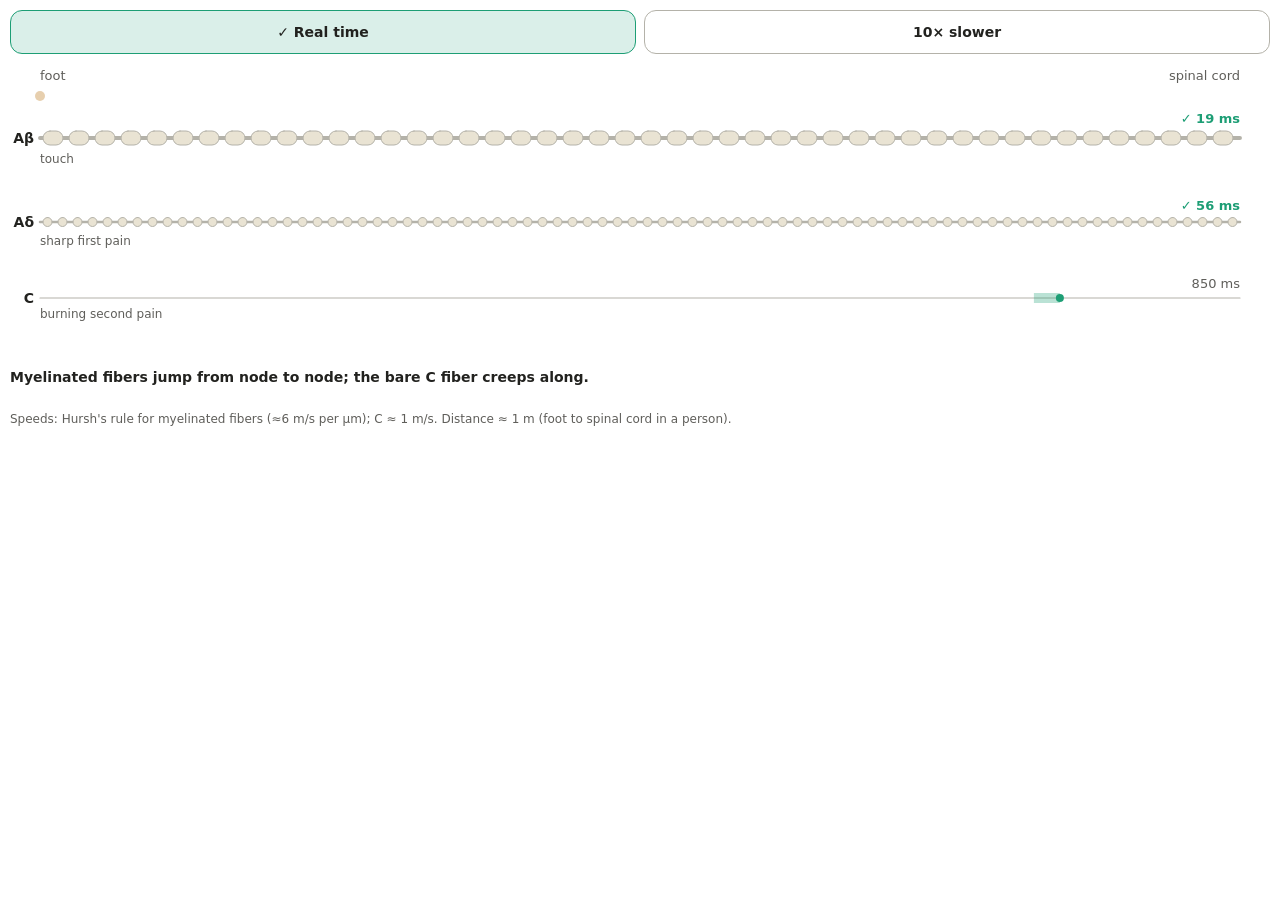
<file: content/assets/fiber-race-model.html>
<!doctype html>
<html lang="en"><head><meta charset="utf-8"><meta name="color-scheme" content="light dark"><meta name="viewport" content="width=device-width, initial-scale=1">
<!--
  Three fibers race from the foot to the spinal cord (about 1 m in a person). Myelinated speeds follow Hursh's
  rule (about 6 m/s per µm of fiber diameter; J Neurophysiol 1939): Aβ 9 µm → 54 m/s, Aδ 3 µm → 18 m/s, both
  inside the textbook ranges (Aβ 35–75, Aδ 5–35 m/s). C fibers are unmyelinated and conduct at about 1 m/s
  (textbook 0.5–2 m/s). In myelinated fibers the impulse jumps from node to node (saltatory); in C it creeps.
  Plays in real time, or ten times slower.
-->
<style>
  :root{--text:#22221f;--muted:#5f5e5a;--line:#dcdad1;--line-strong:#b4b2a9;--surface-2:#efede6;--track:#1D9E75;--myelin:#e9e3d3;--warn:#ba7517;}
  @media (prefers-color-scheme:dark){:root{--text:#f1efe8;--muted:#b4b2a9;--line:#3a3a37;--line-strong:#5f5e5a;--surface-2:#2c2c2a;--track:#32c48f;--myelin:#57524a;--warn:#ef9f27;}}
  html,body{background:transparent;margin:0}
  body{font-family:-apple-system,BlinkMacSystemFont,"SF Pro Text",system-ui,sans-serif;color:var(--text);font-size:14px;padding:10px 10px 8px}
  .seg{display:flex;gap:8px;margin:0 0 8px}
  .seg button{flex:1;min-height:44px;border:1.5px solid var(--line-strong);border-radius:12px;background:transparent;color:var(--text);font:inherit;font-weight:600;cursor:pointer;padding:0 4px}
  .seg button.sel{border-color:var(--track);background:color-mix(in srgb,var(--track) 16%,transparent)}
  .seg button.sel::before{content:"✓ ";font-weight:800}
  canvas{display:block;width:100%}
  .say{min-height:40px;margin:6px 0 0;font-weight:600;line-height:1.4}
  .src{margin:4px 0 0;font-size:12px;color:var(--muted)}
</style></head>
<body>
  <div class="seg" role="radiogroup" aria-label="Speed">
    <button data-slow="1" role="radio" aria-checked="true" class="sel">Real time</button>
    <button data-slow="10" role="radio" aria-checked="false">10× slower</button>
  </div>
  <canvas id="c" role="img" aria-label="Three axons from the foot to the spinal cord: a thick myelinated Aβ fiber, a thin myelinated Aδ fiber and an unmyelinated C fiber. An impulse starts on all three at once; it jumps node to node and arrives first on Aβ, then Aδ, and last, much later, on C."></canvas>
  <p class="say" id="say" aria-live="polite"></p>
  <p class="src">Speeds: Hursh's rule for myelinated fibers (≈6 m/s per µm); C ≈ 1 m/s. Distance ≈ 1 m (foot to spinal cord in a person).</p>
<script>
(function () {
  var DIST = 1.0; // metres
  var FIBERS = [
    { name: 'Aβ', d: 9, myelin: true, v: 6 * 9, w: 7, inter: 26, note: 'touch' },
    { name: 'Aδ', d: 3, myelin: true, v: 6 * 3, w: 4.5, inter: 15, note: 'sharp first pain' },
    { name: 'C', d: 0.8, myelin: false, v: 1.0, w: 2.2, inter: 0, note: 'burning second pain' }
  ];
  FIBERS.forEach(function (f) { f.ms = DIST / f.v * 1000; });
  var cv = document.getElementById('c'), ctx = cv.getContext('2d'), say = document.getElementById('say');
  var W = 0, H = 300, col = {};
  function readColors() { var cs = getComputedStyle(document.documentElement); ['text', 'muted', 'line', 'line-strong', 'surface-2', 'track', 'myelin', 'warn'].forEach(function (k) { col[k] = cs.getPropertyValue('--' + k).trim(); }); }
  function size() { W = cv.clientWidth || 320; var d = window.devicePixelRatio || 1; cv.width = Math.round(W * d); cv.height = Math.round(H * d); cv.style.height = H + 'px'; ctx.setTransform(d, 0, 0, d, 0, 0); }
  function label(s, x, y, c, align, weight, px) { ctx.fillStyle = c; ctx.font = (weight || 600) + ' ' + (px || 13) + 'px -apple-system,system-ui,sans-serif'; ctx.textAlign = align || 'left'; ctx.fillText(s, x, y); }
  var X0 = 30, X1 = function () { return W - 30; };
  var fmt = function (ms) { return ms < 1000 ? Math.round(ms) + ' ms' : (ms / 1000).toFixed(1) + ' s'; };

  function lane(f, y, tModel) {
    var x1 = X1(), len = x1 - X0, frac = Math.min(1, tModel / f.ms);
    label(f.name, X0 - 6, y + 5, col.text, 'right', 700, 14);
    // axon core
    ctx.strokeStyle = col['line-strong']; ctx.lineWidth = f.w * 0.55; ctx.lineCap = 'round';
    ctx.beginPath(); ctx.moveTo(X0, y); ctx.lineTo(x1, y); ctx.stroke();
    var nodes = [];
    if (f.myelin) { // myelin sheaths with nodes of Ranvier between them
      for (var x = X0; x < x1 - 4; x += f.inter) {
        nodes.push(x);
        var e = Math.min(x1, x + f.inter) - 3;
        ctx.fillStyle = col.myelin; ctx.strokeStyle = col['line-strong']; ctx.lineWidth = 1;
        if (e - x - 3 > 2) { rr(x + 3, y - f.w, e - x - 3, f.w * 2, f.w); ctx.fill(); ctx.stroke(); }
      }
      nodes.push(x1);
    }
    // the impulse: saltatory (lights the node it has reached) or continuous
    var px = X0 + frac * len;
    ctx.fillStyle = col.track;
    if (tModel > 0 && frac < 1) {
      if (f.myelin) {
        var at = nodes.filter(function (n) { return n <= px; }).pop();
        ctx.globalAlpha = 0.35; ctx.beginPath(); ctx.arc(at, y, f.w + 7, 0, 6.283); ctx.fill(); ctx.globalAlpha = 1;
        ctx.beginPath(); ctx.arc(at, y, f.w * 0.8 + 2, 0, 6.283); ctx.fill();
      } else {
        ctx.globalAlpha = 0.3; ctx.fillRect(Math.max(X0, px - 26), y - 5, Math.min(26, px - X0), 10); ctx.globalAlpha = 1;
        ctx.beginPath(); ctx.arc(px, y, 4, 0, 6.283); ctx.fill();
      }
    }
    // clock: running, then the arrival time
    var arrived = tModel >= f.ms;
    label(arrived ? '✓ ' + fmt(f.ms) : tModel > 0 ? fmt(tModel) : '', x1, y - f.w - 8, arrived ? col.track : col.muted, 'right', arrived ? 700 : 400);
    label(f.note, X0, y + f.w + 18, col.muted, 'left', 400, 12);
  }
  function rr(x, y, w, h, r) { r = Math.min(r, h / 2, w / 2); ctx.beginPath(); ctx.moveTo(x + r, y); ctx.arcTo(x + w, y, x + w, y + h, r); ctx.arcTo(x + w, y + h, x, y + h, r); ctx.arcTo(x, y + h, x, y, r); ctx.arcTo(x, y, x + w, y, r); ctx.closePath(); }

  var slow = 1, start = 0, still = matchMedia('(prefers-reduced-motion: reduce)').matches, HOLD = 1800;
  function frame(now) {
    if (!start) start = now;
    var tModel = still ? 1e9 : (now - start - 500) / slow, end = FIBERS[2].ms;
    if (!still && tModel > end + HOLD / slow * 1) { start = now; tModel = -500 / slow; }
    ctx.clearRect(0, 0, W, H);
    label('foot', X0, 18, col.muted, 'left', 400); label('spinal cord', X1(), 18, col.muted, 'right', 400);
    ctx.fillStyle = col.warn; ctx.globalAlpha = tModel >= 0 && tModel < 60 ? 1 : 0.35; ctx.beginPath(); ctx.arc(X0, 34, 5, 0, 6.283); ctx.fill(); ctx.globalAlpha = 1;
    lane(FIBERS[0], 76, Math.max(0, tModel)); lane(FIBERS[1], 160, Math.max(0, tModel)); lane(FIBERS[2], 236, Math.max(0, tModel));
    var done = tModel >= end, text = tModel < 0 ? 'A stimulus at the foot starts an impulse on all three fibers at once…'
      : done ? 'Aβ arrives in ' + fmt(FIBERS[0].ms) + ', Aδ in ' + fmt(FIBERS[1].ms) + ', C only after ' + fmt(FIBERS[2].ms) + '. That gap is why sharp first pain comes before burning second pain.'
      : 'Myelinated fibers jump from node to node; the bare C fiber creeps along.';
    if (say.textContent !== text) say.textContent = text;
    if (!still) requestAnimationFrame(frame);
  }
  document.querySelectorAll('.seg button').forEach(function (b) {
    b.onclick = function () {
      slow = Number(b.dataset.slow); start = 0;
      document.querySelectorAll('.seg button').forEach(function (x) { var on = x === b; x.classList.toggle('sel', on); x.setAttribute('aria-checked', String(on)); });
      if (still) requestAnimationFrame(frame);
    };
  });
  readColors(); size();
  matchMedia('(prefers-color-scheme: dark)').addEventListener('change', function () { readColors(); if (still) requestAnimationFrame(frame); });
  addEventListener('resize', function () { size(); if (still) requestAnimationFrame(frame); });
  requestAnimationFrame(frame);
})();
</script>
</body></html>
</file>
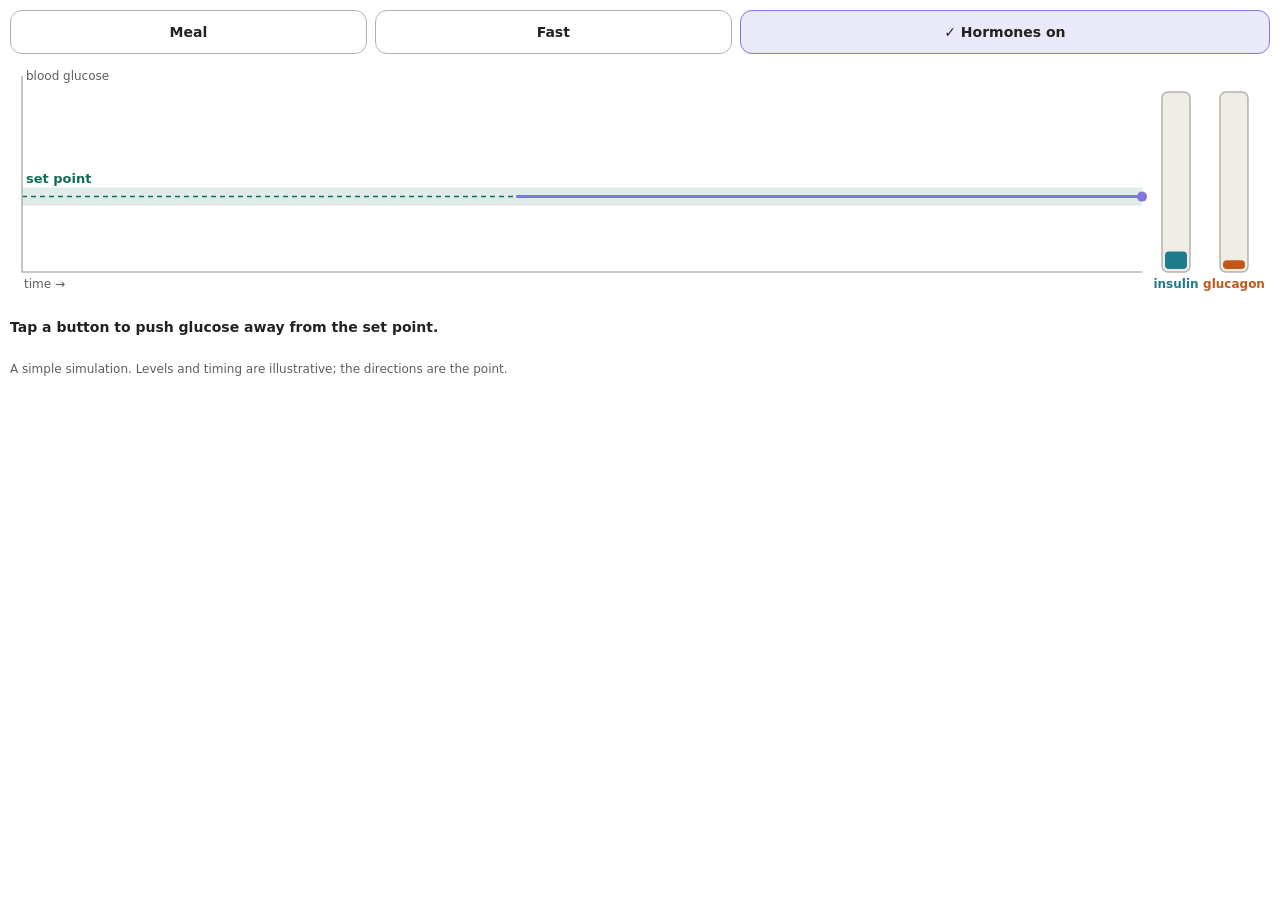
<file: content/assets/glucose-loop-model.html>
<!doctype html>
<html lang="en"><head><meta charset="utf-8"><meta name="color-scheme" content="light dark"><meta name="viewport" content="width=device-width, initial-scale=1">
<!--
  Blood glucose held near a set point by two opposing hormones (negative feedback). A small model, solved live:
    dG/dt = gut absorption + liver release (glucagon) − uptake by tissues (insulin × G) − steady use
  Insulin rises when glucose is above the set point; glucagon rises when it is below; each follows its
  target with a short lag. A meal adds a pulse of absorption; fasting removes absorption. With the loop
  switched off, both hormones stay at their resting levels, so glucose drifts much further. All values are
  illustrative and unitless; only the direction of each effect is the point.
-->
<style>
  :root{--text:#22221f;--muted:#5f5e5a;--line:#dcdad1;--line-strong:#b4b2a9;--surface-2:#efede6;--track:#7F77DD;--warn:#ba7517;--bad:#993c1d;--ok:#0f6e56;--ins:#1f7a8c;--glc:#c2571a;}
  @media (prefers-color-scheme:dark){:root{--text:#f1efe8;--muted:#b4b2a9;--line:#3a3a37;--line-strong:#5f5e5a;--surface-2:#2c2c2a;--track:#a39df0;--warn:#ef9f27;--bad:#f0997b;--ok:#5dcaa5;--ins:#5cc3d6;--glc:#f0a56b;}}
  html,body{background:transparent;margin:0}
  body{font-family:-apple-system,BlinkMacSystemFont,"SF Pro Text",system-ui,sans-serif;color:var(--text);font-size:14px;padding:10px 10px 8px}
  .seg{display:flex;gap:8px;margin:0 0 8px}
  .seg button{flex:1;min-height:44px;border:1.5px solid var(--line-strong);border-radius:12px;background:transparent;color:var(--text);font:inherit;font-weight:600;cursor:pointer;padding:0 4px}
  .seg button#loop{flex:1.5}
  .seg button.sel{border-color:var(--track);background:color-mix(in srgb,var(--track) 16%,transparent)}
  .seg button[aria-pressed=true]::before{content:"✓ ";font-weight:800}
  canvas{display:block;width:100%}
  .say{min-height:40px;margin:6px 0 0;font-weight:600;line-height:1.4}
  .src{margin:4px 0 0;font-size:12px;color:var(--muted)}
</style></head>
<body>
  <div class="seg">
    <button id="meal">Meal</button>
    <button id="fast" aria-pressed="false">Fast</button>
    <button id="loop" aria-pressed="true" class="sel">Hormones on</button>
  </div>
  <canvas id="c" role="img" aria-label="Blood glucose plotted over time around a set-point band, with insulin and glucagon bars beside it. After a meal glucose rises, insulin rises and glucose falls back. During a fast glucose dips, glucagon rises and glucose climbs back. With the hormones switched off, glucose drifts far from the set point."></canvas>
  <p class="say" id="say" aria-live="polite"></p>
  <p class="src">A simple simulation. Levels and timing are illustrative; the directions are the point.</p>
<script>
(function () {
  var SET = 1, USE = 0.2, FED = 0.3, I0 = 0.2, N0 = 0.1, KI = 3, KN = 3, TAU_H = 0.3, ABS = 1.2, TAU_M = 1.2, WIN = 24;
  var cv = document.getElementById('c'), ctx = cv.getContext('2d'), say = document.getElementById('say');
  var W = 0, H = 250, col = {};
  function readColors() { var cs = getComputedStyle(document.documentElement); ['text', 'muted', 'line', 'line-strong', 'surface-2', 'track', 'warn', 'bad', 'ok', 'ins', 'glc'].forEach(function (k) { col[k] = cs.getPropertyValue('--' + k).trim(); }); }
  function size() { W = cv.clientWidth || 320; var d = window.devicePixelRatio || 1; cv.width = Math.round(W * d); cv.height = Math.round(H * d); cv.style.height = H + 'px'; ctx.setTransform(d, 0, 0, d, 0, 0); }
  function label(s, x, y, c, align, weight, px) { ctx.fillStyle = c; ctx.font = (weight || 600) + ' ' + (px || 13) + 'px -apple-system,system-ui,sans-serif'; ctx.textAlign = align || 'left'; ctx.fillText(s, x, y); }

  var t = 0, G = SET, I = I0, N = N0, meals = [], fasting = false, loop = true, hist = [], lastEvent = null;
  function absorb(now) { // each meal: a pulse of absorption that rises and fades
    var a = fasting ? 0 : FED;
    meals.forEach(function (m) { var u = (now - m) / TAU_M; if (u > 0) a += ABS * u * Math.exp(1 - u); });
    return a;
  }
  function step(dt) {
    t += dt;
    var iT = loop ? I0 + KI * Math.max(0, G - SET) : I0, nT = loop ? N0 + KN * Math.max(0, SET - G) : N0;
    I += (iT - I) * dt / TAU_H; N += (nT - N) * dt / TAU_H;
    G += (absorb(t) + N - I * G - USE) * dt;
    G = Math.max(0.05, G);
    meals = meals.filter(function (m) { return t - m < 12; });
    hist.push({ t: t, g: G }); while (hist.length && hist[0].t < t - WIN) hist.shift();
  }
  function draw() {
    ctx.clearRect(0, 0, W, H);
    var L = 12, R = W - 128, T = 14, B = 210, GMAX = 2.6;
    var X = function (tt) { return R - (t - tt) / WIN * (R - L); }, Y = function (g) { return B - Math.min(g, GMAX) / GMAX * (B - T); };
    // set-point band
    ctx.fillStyle = col.ok; ctx.globalAlpha = 0.13; ctx.fillRect(L, Y(SET + 0.12), R - L, Y(SET - 0.12) - Y(SET + 0.12)); ctx.globalAlpha = 1;
    ctx.strokeStyle = col.ok; ctx.lineWidth = 1.5; ctx.setLineDash([5, 4]); ctx.beginPath(); ctx.moveTo(L, Y(SET)); ctx.lineTo(R, Y(SET)); ctx.stroke(); ctx.setLineDash([]);
    label('set point', L + 4, Y(SET + 0.12) - 5, col.ok, 'left', 700, 13);
    ctx.strokeStyle = col['line-strong']; ctx.lineWidth = 1.5; ctx.beginPath(); ctx.moveTo(L, T); ctx.lineTo(L, B); ctx.lineTo(R, B); ctx.stroke();
    label('time →', L + 2, B + 16, col.muted, 'left', 400, 12);
    label('blood glucose', L + 4, T + 4, col.muted, 'left', 400, 12);
    meals.forEach(function (m) { var x = X(m); if (x > L) { ctx.fillStyle = col.warn; ctx.beginPath(); ctx.moveTo(x, B - 2); ctx.lineTo(x - 6, B + 9); ctx.lineTo(x + 6, B + 9); ctx.closePath(); ctx.fill(); } });
    if (meals.length && X(meals[meals.length - 1]) > L + 30) label('meal', X(meals[meals.length - 1]), B + 22, col.warn, 'center', 700, 12);
    ctx.strokeStyle = col.track; ctx.lineWidth = 3; ctx.lineJoin = 'round'; ctx.beginPath();
    hist.forEach(function (h, k) { var x = X(h.t), y = Y(h.g); k ? ctx.lineTo(x, y) : ctx.moveTo(x, y); }); ctx.stroke();
    ctx.fillStyle = col.track; ctx.beginPath(); ctx.arc(R, Y(G), 5, 0, 6.283); ctx.fill();
    // hormone bars
    [['insulin', I, col.ins], ['glucagon', N, col.glc]].forEach(function (b, i) {
      var x = R + 20 + i * 58, w = 28, top = T + 16, h = B - top, v = Math.min(1, b[1] / 2);
      ctx.fillStyle = col['surface-2']; ctx.strokeStyle = col['line-strong']; ctx.lineWidth = 1.5; rr(x, top, w, h, 6); ctx.fill(); ctx.stroke();
      ctx.fillStyle = b[2]; rr(x + 3, B - 3 - v * (h - 6), w - 6, Math.max(4, v * (h - 6)), 4); ctx.fill();
      label(b[0], x + w / 2, B + 16, b[2], 'center', 700, 12);
    });
    var hi = G > SET + 0.12, lo = G < SET - 0.12, text;
    if (!loop) text = hi ? 'Hormones off: nothing pulls glucose back down.' : lo ? 'Hormones off: glucose keeps sliding.' : 'Hormones off. Try a meal or a fast.';
    else if (hi) text = 'Glucose is high, so insulin rises and tissues take glucose up.';
    else if (lo) text = 'Glucose is low, so glucagon rises and the liver releases glucose.';
    else text = fasting ? 'Fasting: glucagon is up, holding glucose near the set point.' : lastEvent ? 'Back near the set point.' : 'Tap a button to push glucose away from the set point.';
    if (say.textContent !== text) say.textContent = text;
  }
  function rr(x, y, w, h, r) { r = Math.max(0, Math.min(r, w / 2, h / 2)); ctx.beginPath(); ctx.moveTo(x + r, y); ctx.arcTo(x + w, y, x + w, y + h, r); ctx.arcTo(x + w, y + h, x, y + h, r); ctx.arcTo(x, y + h, x, y, r); ctx.arcTo(x, y, x + w, y, r); ctx.closePath(); }

  var still = matchMedia('(prefers-reduced-motion: reduce)').matches, last = 0, SPEED = 1.1; // model units per second
  function frame(now) {
    var dt = last ? Math.min(0.05, (now - last) / 1000) : 0.016; last = now;
    for (var k = 0; k < 4; k++) step(dt * SPEED / 4);
    draw(); requestAnimationFrame(frame);
  }
  function settle(n) { for (var k = 0; k < n; k++) step(0.02); draw(); }
  var fastBtn = document.getElementById('fast'), loopBtn = document.getElementById('loop');
  document.getElementById('meal').onclick = function () { if (fasting) { fasting = false; fastBtn.setAttribute('aria-pressed', 'false'); fastBtn.classList.remove('sel'); } meals.push(t); lastEvent = 'meal'; if (still) settle(250); };
  fastBtn.onclick = function () { fasting = !fasting; fastBtn.setAttribute('aria-pressed', String(fasting)); fastBtn.classList.toggle('sel', fasting); lastEvent = 'fast'; if (still) settle(400); };
  loopBtn.onclick = function () { loop = !loop; loopBtn.setAttribute('aria-pressed', String(loop)); loopBtn.classList.toggle('sel', loop); loopBtn.textContent = loop ? 'Hormones on' : 'Hormones off'; if (still) settle(400); };
  readColors(); size(); for (var k = 0; k < 600; k++) step(0.02); // start from a settled, fed state
  matchMedia('(prefers-color-scheme: dark)').addEventListener('change', function () { readColors(); if (still) draw(); });
  addEventListener('resize', function () { size(); if (still) draw(); });
  if (still) draw(); else requestAnimationFrame(frame);
})();
</script>
</body></html>
</file>
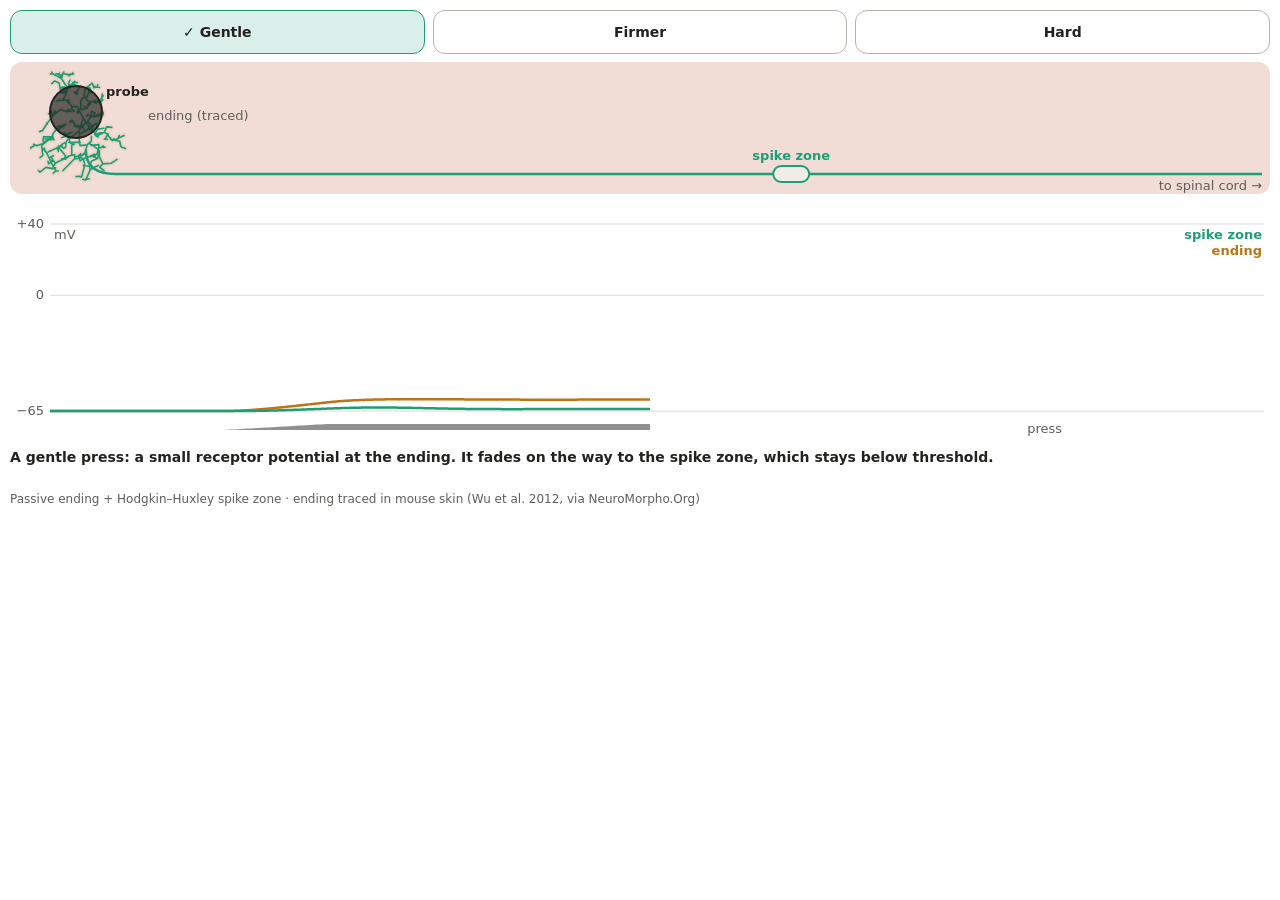
<file: content/assets/graded-potential-model.html>
<!doctype html>
<html lang="en"><head><meta charset="utf-8"><meta name="color-scheme" content="light dark"><meta name="viewport" content="width=device-width, initial-scale=1">
<!--
  Receptor potentials are graded; spikes are all-or-none. Computed live with two coupled compartments:
  a passive sensory ending whose mechanically gated conductance grows with the press, and a spike
  initiation zone with Hodgkin–Huxley Na⁺/K⁺ channels (squid constants, 6.3 °C). The receptor potential
  spreads passively from the ending to the zone and shrinks on the way. The ending's shape is a real
  mouse skin afferent, traced by Wu, Williams & Nathans (2012, eLife, 10.7554/eLife.00181), from
  NeuroMorpho.Org (neuron A11-11), seen from above.
-->
<style>
  :root{--text:#22221f;--muted:#5f5e5a;--line:#dcdad1;--line-strong:#b4b2a9;--surface-2:#efede6;--sp:#1D9E75;--rp:#ba7517;--skin:#f1dcd6;}
  @media (prefers-color-scheme:dark){:root{--text:#f1efe8;--muted:#b4b2a9;--line:#3a3a37;--line-strong:#5f5e5a;--surface-2:#2c2c2a;--sp:#32c48f;--rp:#ef9f27;--skin:#4a3633;}}
  html,body{background:transparent;margin:0}
  body{font-family:-apple-system,BlinkMacSystemFont,"SF Pro Text",system-ui,sans-serif;color:var(--text);font-size:14px;padding:10px 10px 8px}
  .seg{display:flex;gap:8px;margin:0 0 8px}
  .seg button{flex:1;min-height:44px;border:1.5px solid var(--line-strong);border-radius:12px;background:transparent;color:var(--text);font:inherit;font-weight:600;cursor:pointer;padding:0 4px}
  .seg button.sel{border-color:var(--sp);background:color-mix(in srgb,var(--sp) 16%,transparent)}
  .seg button.sel::before{content:"✓ ";font-weight:800}
  canvas{display:block;width:100%}
  .say{min-height:40px;margin:6px 0 0;font-weight:600;line-height:1.4}
  .src{margin:4px 0 0;font-size:12px;color:var(--muted)}
</style></head>
<body>
  <div class="seg" role="radiogroup" aria-label="Press">
    <button data-run="0" role="radio" aria-checked="false">Gentle</button>
    <button data-run="1" role="radio" aria-checked="false">Firmer</button>
    <button data-run="2" role="radio" aria-checked="false">Hard</button>
  </div>
  <canvas id="c" role="img" aria-label="A real traced sensory ending in skin pressed by a probe, above two voltage traces: the receptor potential at the ending, which grows with the press, and the spike initiation zone, which only fires spikes for the hard press."></canvas>
  <p class="say" id="say" aria-live="polite"></p>
  <p class="src">Passive ending + Hodgkin–Huxley spike zone · ending traced in mouse skin (Wu et al. 2012, via NeuroMorpho.Org)</p>
<script>
(function () {
  var ENDING = new Path2D('M67.8 84.0 L69.2 78.9 M69.2 78.9 L70.6 77.4 M70.6 77.4 L74.9 79.3 M74.9 79.3 L81.3 84.3 L81.4 90.8 L84.9 97.9 M84.9 97.9 L93.4 97.2 M93.4 97.2 L93.7 97.1 M93.4 97.2 L99.0 93.4 M84.9 97.9 L81.7 101.3 L86.0 104.5 M74.9 79.3 L81.3 84.3 L79.6 92.5 M79.6 92.5 L76.0 90.6 M76.0 90.6 L77.7 89.3 M76.0 90.6 L75.8 91.1 M79.6 92.5 L73.6 95.1 L71.5 100.2 M71.5 100.2 L72.2 103.7 M72.2 103.7 L75.9 101.6 M75.9 101.6 L79.8 99.8 M75.9 101.6 L80.4 99.6 M72.2 103.7 L68.1 113.1 M68.1 113.1 L68.1 113.4 M68.1 113.4 L71.2 112.7 M68.1 113.4 L67.9 113.7 M68.1 113.1 L66.2 113.7 M66.2 113.7 L67.4 113.9 M66.2 113.7 L64.7 113.3 M71.5 100.2 L65.3 99.5 M70.6 77.4 L73.2 75.4 L73.4 70.2 M69.2 78.9 L62.1 79.6 L61.4 76.3 M61.4 76.3 L62.4 76.3 M61.4 76.3 L61.2 76.1 M61.2 76.1 L52.9 76.6 M61.2 76.1 L61.5 64.7 M61.5 64.7 L62.0 62.5 M62.0 62.5 L68.1 56.4 M68.1 56.4 L60.8 44.5 M60.8 44.5 L61.0 44.1 M61.0 44.1 L59.4 40.9 L53.9 40.2 M53.9 40.2 L53.9 42.9 M53.9 42.9 L55.6 45.5 M55.6 45.5 L56.3 45.0 M55.6 45.5 L55.6 45.4 M53.9 42.9 L51.3 45.1 M51.3 45.1 L53.1 45.7 M51.3 45.1 L49.7 45.7 M49.7 45.7 L50.6 44.3 M49.7 45.7 L49.3 45.8 M49.3 45.8 L42.9 43.4 L35.2 49.0 M35.2 49.0 L32.7 46.5 M32.7 46.5 L33.8 45.2 M32.7 46.5 L32.7 47.7 M32.7 47.7 L35.7 47.5 M35.7 47.5 L37.2 45.0 M35.7 47.5 L35.8 47.5 M35.8 47.5 L35.7 48.0 M35.8 47.5 L36.0 48.1 M32.7 47.7 L30.6 47.6 M35.2 49.0 L29.0 57.6 M29.0 57.6 L28.9 57.1 M29.0 57.6 L28.9 57.7 M28.9 57.7 L29.1 58.0 M29.1 58.0 L29.4 58.1 M29.1 58.0 L29.0 57.6 M28.9 57.7 L24.4 64.8 M24.4 64.8 L22.7 65.1 M22.7 65.1 L21.6 65.7 M22.7 65.1 L23.5 64.6 M24.4 64.8 L24.4 65.0 M49.3 45.8 L49.9 43.5 M53.9 40.2 L51.4 37.3 M51.4 37.3 L50.3 34.3 M50.3 34.3 L51.1 33.7 M50.3 34.3 L44.7 34.0 M44.7 34.0 L38.1 35.0 M44.7 34.0 L47.4 30.0 M47.4 30.0 L49.5 21.7 M49.5 21.7 L43.6 13.0 M43.6 13.0 L43.5 12.4 M43.5 12.4 L44.4 8.7 M43.5 12.4 L43.1 12.4 M43.1 12.4 L34.5 7.7 M34.5 7.7 L32.5 7.9 M34.5 7.7 L33.8 6.2 M43.1 12.4 L41.4 9.4 M41.4 9.4 L40.2 8.1 M40.2 8.1 L41.5 7.0 M40.2 8.1 L38.0 7.8 M41.4 9.4 L44.0 8.4 M43.6 13.0 L44.9 7.2 M44.9 7.2 L45.9 6.0 M44.9 7.2 L48.6 8.4 M48.6 8.4 L49.6 8.4 M49.6 8.4 L50.0 8.5 M50.0 8.5 L51.0 9.5 M51.0 9.5 L51.3 9.9 M51.0 9.5 L51.3 9.5 M50.0 8.5 L52.2 8.3 M52.2 8.3 L52.2 8.2 M52.2 8.2 L52.8 7.8 M52.2 8.2 L52.8 8.7 M52.2 8.3 L55.3 8.1 M55.3 8.1 L54.7 6.9 M55.3 8.1 L55.5 8.1 M49.6 8.4 L49.7 8.6 M48.6 8.4 L48.7 8.2 M49.5 21.7 L49.7 21.6 M49.7 21.6 L42.7 21.9 M42.7 21.9 L42.3 23.6 M42.3 23.6 L41.2 17.2 L36.9 14.9 L33.7 17.6 M42.3 23.6 L46.0 27.0 M46.0 27.0 L42.6 26.1 M42.6 26.1 L45.3 27.3 M42.6 26.1 L42.2 26.4 M46.0 27.0 L49.4 21.9 M42.7 21.9 L43.9 21.4 M43.9 21.4 L46.5 21.1 M43.9 21.4 L44.2 21.0 M49.7 21.6 L50.2 21.4 M50.2 21.4 L48.9 23.5 M50.2 21.4 L50.6 21.0 M50.6 21.0 L51.8 21.9 M50.6 21.0 L50.5 20.9 M50.5 20.9 L48.9 23.1 M50.5 20.9 L50.6 20.9 M50.6 20.9 L52.9 19.3 M52.9 19.3 L55.8 17.9 L61.5 21.2 L59.0 25.4 M59.0 25.4 L59.5 27.6 M59.0 25.4 L57.3 26.3 M57.3 26.3 L58.7 28.5 M57.3 26.3 L56.7 26.7 M52.9 19.3 L55.0 16.6 M55.0 16.6 L56.1 15.9 M56.1 15.9 L59.4 16.7 M56.1 15.9 L56.6 15.4 M55.0 16.6 L55.8 16.5 M50.6 20.9 L50.7 19.5 M50.7 19.5 L51.4 18.7 M50.7 19.5 L50.5 16.9 M50.5 16.9 L50.5 16.6 M50.5 16.9 L52.1 14.2 M47.4 30.0 L47.6 29.9 M51.4 37.3 L49.2 35.9 M61.0 44.1 L69.0 42.1 M69.0 42.1 L69.8 40.1 M69.8 40.1 L72.2 37.8 M69.8 40.1 L69.5 39.0 M69.5 39.0 L74.1 35.3 M69.5 39.0 L70.4 37.9 M69.0 42.1 L65.9 40.2 M60.8 44.5 L59.7 46.4 M59.7 46.4 L59.7 45.4 M59.7 45.4 L61.3 43.5 M59.7 45.4 L60.1 45.6 M60.1 45.6 L60.6 45.3 M60.6 45.3 L62.7 42.2 M62.7 42.2 L62.9 34.3 L66.2 30.5 M66.2 30.5 L70.1 35.2 M70.1 35.2 L82.5 35.9 L84.9 34.1 L83.4 32.4 M83.4 32.4 L85.2 29.9 M83.4 32.4 L83.5 32.5 M83.5 32.5 L84.4 28.0 M83.5 32.5 L80.3 35.7 M80.3 35.7 L78.2 36.6 M78.2 36.6 L77.0 36.8 M78.2 36.6 L76.9 36.8 M80.3 35.7 L80.4 35.4 M80.4 35.4 L77.7 35.5 M77.7 35.5 L76.8 36.4 M76.8 36.4 L78.4 36.2 M76.8 36.4 L76.6 36.6 M77.7 35.5 L77.5 34.4 M80.4 35.4 L80.5 35.0 M70.1 35.2 L70.8 35.8 M66.2 30.5 L67.1 22.4 L69.5 20.8 M69.5 20.8 L74.2 17.2 L75.9 21.6 M75.9 21.6 L77.0 20.1 M75.9 21.6 L79.3 21.0 M79.3 21.0 L79.8 18.7 M79.3 21.0 L81.4 21.5 M69.5 20.8 L72.2 22.3 M72.2 22.3 L72.6 25.0 M72.6 25.0 L72.3 26.1 M72.3 26.1 L72.7 25.6 M72.7 25.6 L73.1 25.5 M72.7 25.6 L72.7 25.4 M72.3 26.1 L72.1 26.7 M72.6 25.0 L73.7 25.5 M73.7 25.5 L71.8 26.9 M73.7 25.5 L74.3 25.8 M74.3 25.8 L74.5 25.8 M74.3 25.8 L74.7 25.7 M72.2 22.3 L68.8 31.2 M62.7 42.2 L62.7 42.0 M60.6 45.3 L61.5 44.2 M60.1 45.6 L60.1 46.0 M59.7 46.4 L59.8 46.8 M59.8 46.8 L60.1 46.0 M59.8 46.8 L58.9 45.8 M68.1 56.4 L69.5 55.7 M69.5 55.7 L74.2 59.6 M74.2 59.6 L75.1 59.6 M75.1 59.6 L78.2 57.1 L79.9 63.1 M79.9 63.1 L76.5 68.2 L78.8 70.5 L80.1 68.9 M80.1 68.9 L80.4 68.8 M80.1 68.9 L80.3 67.5 M80.3 67.5 L79.9 67.5 M80.3 67.5 L80.9 67.1 M80.9 67.1 L81.4 67.1 M80.9 67.1 L84.4 66.9 M79.9 63.1 L86.0 62.2 M75.1 59.6 L74.4 62.6 M74.4 62.6 L71.7 62.9 M71.7 62.9 L80.0 69.4 M80.0 69.4 L80.1 71.0 M80.0 69.4 L86.3 66.4 M86.3 66.4 L88.6 67.6 M88.6 67.6 L90.2 68.0 L86.9 73.1 M86.9 73.1 L89.4 73.4 M86.9 73.1 L86.2 73.0 M88.6 67.6 L92.3 72.3 M92.3 72.3 L92.3 72.5 M92.3 72.5 L92.7 72.1 M92.3 72.5 L93.6 73.8 M92.3 72.3 L92.4 73.1 M92.4 73.1 L93.5 73.7 M93.5 73.7 L97.4 74.0 M97.4 74.0 L100.2 72.3 M100.2 72.3 L106.1 69.6 M100.2 72.3 L100.1 72.2 M100.1 72.2 L101.3 69.6 M100.1 72.2 L100.0 72.2 M97.4 74.0 L96.0 72.7 M93.5 73.7 L94.4 74.6 M92.4 73.1 L101.7 75.2 L103.0 80.7 L107.3 82.6 M86.3 66.4 L88.7 60.9 L93.8 61.4 M71.7 62.9 L71.4 63.0 M71.4 63.0 L69.9 58.5 M69.9 58.5 L67.6 57.1 L64.9 60.3 M64.9 60.3 L66.4 64.8 M64.9 60.3 L62.4 62.4 M62.4 62.4 L61.5 60.7 M62.4 62.4 L57.5 60.0 M57.5 60.0 L55.6 55.8 M55.6 55.8 L53.7 54.3 M53.7 54.3 L51.6 56.0 M53.7 54.3 L53.4 55.3 M53.4 55.3 L53.8 55.8 M53.4 55.3 L52.1 56.1 M55.6 55.8 L55.5 55.7 M57.5 60.0 L56.8 60.2 M69.9 58.5 L72.0 61.4 M71.4 63.0 L67.9 64.9 M67.9 64.9 L72.1 61.1 M67.9 64.9 L63.0 67.6 M74.4 62.6 L73.0 61.5 M74.2 59.6 L72.6 61.7 M69.5 55.7 L72.8 50.5 M72.8 50.5 L76.1 51.0 M76.1 51.0 L83.7 47.0 M76.1 51.0 L81.6 49.4 M81.6 49.4 L82.9 50.8 M81.6 49.4 L85.1 46.0 L85.3 48.9 M72.8 50.5 L73.2 49.5 M73.2 49.5 L69.9 49.1 M69.9 49.1 L69.9 48.3 M69.9 49.1 L69.5 49.3 M69.5 49.3 L68.6 50.0 M69.5 49.3 L69.2 49.4 M73.2 49.5 L73.1 49.2 M73.1 49.2 L73.4 45.3 L76.9 47.3 M76.9 47.3 L76.8 46.8 M76.9 47.3 L75.9 50.0 M75.9 50.0 L74.9 49.3 M75.9 50.0 L76.0 50.0 M73.1 49.2 L73.2 48.6 M62.0 62.5 L60.2 60.2 M60.2 60.2 L62.9 59.6 L65.1 52.9 M60.2 60.2 L59.5 59.0 M61.5 64.7 L51.4 72.6 M51.4 72.6 L51.4 73.7 M51.4 72.6 L51.1 72.6 M51.1 72.6 L51.7 75.2 M51.7 75.2 L54.1 77.7 M54.1 77.7 L55.1 78.2 M55.1 78.2 L56.2 78.3 M56.2 78.3 L53.7 79.2 L53.7 89.2 M53.7 89.2 L56.8 88.7 L56.6 91.3 M56.6 91.3 L60.2 90.0 M60.2 90.0 L62.2 94.9 L64.8 93.2 M64.8 93.2 L65.1 92.9 M65.1 92.9 L65.3 92.9 M65.3 92.9 L66.8 98.9 M66.8 98.9 L63.6 111.1 L61.2 110.2 M61.2 110.2 L58.0 110.5 M61.2 110.2 L63.0 110.5 M66.8 98.9 L65.7 99.7 M65.3 92.9 L65.5 92.7 M65.1 92.9 L64.8 92.9 M64.8 93.2 L70.9 90.7 M70.9 90.7 L74.9 90.1 M74.9 90.1 L79.1 88.0 L80.8 81.7 M80.8 81.7 L84.4 81.4 M84.4 81.4 L87.0 81.1 M84.4 81.4 L84.2 80.9 M84.2 80.9 L82.3 81.4 M84.2 80.9 L85.2 79.8 M80.8 81.7 L80.9 78.6 L73.2 79.4 M74.9 90.1 L76.1 88.0 M70.9 90.7 L74.3 89.1 M60.2 90.0 L62.5 87.8 M62.5 87.8 L62.5 91.4 M62.5 91.4 L65.1 92.5 M62.5 91.4 L61.0 92.2 M61.0 92.2 L63.1 89.8 M63.1 89.8 L66.4 87.2 M63.1 89.8 L65.9 88.5 M65.9 88.5 L66.8 87.4 M66.8 87.4 L67.7 87.5 M67.7 87.5 L67.8 87.7 M67.7 87.5 L68.0 87.5 M66.8 87.4 L66.8 86.8 M65.9 88.5 L65.8 88.1 M61.0 92.2 L56.3 93.0 L44.8 104.8 M62.5 87.8 L62.6 87.5 M56.6 91.3 L56.6 91.5 M53.7 89.2 L50.4 90.2 M50.4 90.2 L49.7 91.3 M50.4 90.2 L47.6 92.4 M47.6 92.4 L42.9 94.2 M42.9 94.2 L37.5 97.0 M37.5 97.0 L35.3 100.7 M35.3 100.7 L29.1 87.6 M29.1 87.6 L25.5 83.2 M29.1 87.6 L25.8 82.5 M25.8 82.5 L26.6 82.3 M25.8 82.5 L25.6 82.7 M35.3 100.7 L35.3 100.8 M35.3 100.8 L35.6 101.0 M35.3 100.8 L35.9 101.4 M35.9 101.4 L35.1 102.0 M35.1 102.0 L37.8 104.2 M37.8 104.2 L37.8 104.5 M37.8 104.2 L38.1 104.8 M38.1 104.8 L35.2 107.1 M38.1 104.8 L40.2 105.0 M35.1 102.0 L34.4 102.6 M34.4 102.6 L28.3 101.4 M34.4 102.6 L28.3 101.2 L22.0 106.1 L20.4 104.5 M35.9 101.4 L35.9 101.4 M35.9 101.4 L36.6 102.5 M36.6 102.5 L36.3 102.3 M36.6 102.5 L36.7 102.8 M35.9 101.4 L37.5 101.9 M37.5 97.0 L35.8 95.3 M35.8 95.3 L34.3 93.0 M34.3 93.0 L33.0 91.0 M33.0 91.0 L33.6 90.4 M33.6 90.4 L35.4 89.7 M33.6 90.4 L33.9 90.1 M33.0 91.0 L32.2 91.3 M34.3 93.0 L34.4 93.6 M35.8 95.3 L34.4 94.9 M34.4 94.9 L30.6 97.9 L30.0 95.3 M34.4 94.9 L32.7 94.6 M42.9 94.2 L44.9 92.9 M44.9 92.9 L44.4 92.8 M44.9 92.9 L45.9 92.6 M45.9 92.6 L43.7 92.9 M45.9 92.6 L47.5 90.7 M47.5 90.7 L48.0 91.7 M47.5 90.7 L47.3 89.6 M47.3 89.6 L47.7 91.3 M47.7 91.3 L47.2 90.7 M47.7 91.3 L47.8 93.2 M47.3 89.6 L41.1 82.0 M47.6 92.4 L47.4 92.2 M56.2 78.3 L56.3 78.3 M55.1 78.2 L55.4 76.5 M54.1 77.7 L53.9 77.2 M51.7 75.2 L51.8 75.9 M51.8 75.9 L52.4 77.0 M51.8 75.9 L50.8 76.4 M51.1 72.6 L50.5 72.3 M50.5 72.3 L48.2 76.2 M48.2 76.2 L47.5 81.1 M47.5 81.1 L45.8 82.1 M45.8 82.1 L44.2 81.4 M45.8 82.1 L45.8 82.5 M47.5 81.1 L47.3 81.7 M48.2 76.2 L44.3 78.1 M44.3 78.1 L40.4 81.3 M40.4 81.3 L40.3 85.5 M40.4 81.3 L30.1 86.1 M44.3 78.1 L43.4 80.8 M43.4 80.8 L41.2 80.5 M41.2 80.5 L40.7 81.2 M40.7 81.2 L39.6 83.1 M40.7 81.2 L39.3 83.6 M41.2 80.5 L40.4 80.0 M43.4 80.8 L44.5 81.0 M50.5 72.3 L49.0 70.0 M49.0 70.0 L43.8 71.5 M49.0 70.0 L48.8 68.7 M48.8 68.7 L51.8 66.8 M51.8 66.8 L51.1 67.6 M51.8 66.8 L53.7 66.7 M48.8 68.7 L47.4 67.3 M47.4 67.3 L46.4 69.8 M47.4 67.3 L42.3 67.1 M42.3 67.1 L42.3 67.0 M42.3 67.1 L40.0 64.0 M40.0 64.0 L40.1 63.8 M40.0 64.0 L42.3 61.4 M42.3 61.4 L45.9 60.2 M45.9 60.2 L37.0 64.4 M45.9 60.2 L37.7 64.2 M37.7 64.2 L42.3 61.4 M37.7 64.2 L34.8 68.0 M34.8 68.0 L34.7 70.7 M34.7 70.7 L23.7 79.3 L24.8 89.3 L22.0 91.6 M34.7 70.7 L35.9 73.8 L33.7 73.3 M33.7 73.3 L33.1 73.6 M33.1 73.6 L27.1 72.9 M33.1 73.6 L34.4 72.3 M33.7 73.3 L33.0 72.8 M34.8 68.0 L34.1 70.7 M34.1 70.7 L25.9 70.9 M25.9 70.9 L25.4 70.9 M25.9 70.9 L24.9 73.9 M24.9 73.9 L25.5 76.2 M24.9 73.9 L26.2 76.4 M34.1 70.7 L24.3 77.8 M24.3 77.8 L19.6 79.6 M19.6 79.6 L16.8 79.1 M16.8 79.1 L16.6 79.4 M16.6 79.4 L16.4 79.0 M16.6 79.4 L16.2 79.7 M16.2 79.7 L12.7 81.7 M12.7 81.7 L13.0 82.1 M12.7 81.7 L12.9 82.3 M16.2 79.7 L16.3 79.8 M16.8 79.1 L17.1 78.8 M19.6 79.6 L17.4 79.4 M17.4 79.4 L16.1 78.9 M16.1 78.9 L15.6 78.3 M16.1 78.9 L16.0 78.2 M17.4 79.4 L17.2 79.1 M24.3 77.8 L24.0 77.7 M42.3 61.4 L44.3 59.9 M44.3 59.9 L44.4 59.7 M44.3 59.9 L47.3 58.9 M47.3 58.9 L47.2 58.9 M47.2 58.9 L47.5 58.2 M47.2 58.9 L39.3 60.6 M47.3 58.9 L47.5 59.2'), ROOT = [67.8, 84.0]; // 120 × 120 box; the parent axon leaves at ROOT

  // ---------- the model: ending (passive + mechanically gated conductance) coupled to an HH spike zone ----------
  var DT = 0.01, T = 70, ON = 10, OFF = 50, RAMP = 6, GC = 0.3, PRESS = [0.06, 0.13, 1.5];
  function rates(V) {
    var x = V + 40, y = V + 55;
    return [Math.abs(x) < 1e-6 ? 1 : 0.1 * x / (1 - Math.exp(-x / 10)), 4 * Math.exp(-(V + 65) / 18),
      0.07 * Math.exp(-(V + 65) / 20), 1 / (1 + Math.exp(-(V + 35) / 10)),
      Math.abs(y) < 1e-6 ? 0.1 : 0.01 * y / (1 - Math.exp(-y / 10)), 0.125 * Math.exp(-(V + 65) / 80)];
  }
  function press(t) { return t < ON ? 0 : t < OFF ? Math.min(1, (t - ON) / RAMP) : Math.max(0, 1 - (t - OFF) / RAMP); }
  function simulate(g) {
    var Ve = -65, Vs = -65, r = rates(Vs), m = r[0] / (r[0] + r[1]), h = r[2] / (r[2] + r[3]), n = r[4] / (r[4] + r[5]), out = [];
    for (var i = 0, steps = Math.round(T / DT); i <= steps; i++) {
      var t = i * DT, f = press(t);
      if (i % 5 === 0) out.push({ t: t, e: Ve, s: Vs, f: f });
      r = rates(Vs);
      var dVe = -0.3 * (Ve + 65) - g * f * Ve - GC * (Ve - Vs);
      var dVs = -120 * m * m * m * h * (Vs - 50) - 36 * n * n * n * n * (Vs + 77) - 0.3 * (Vs + 54.387) - GC * (Vs - Ve);
      Ve += DT * dVe; Vs += DT * dVs;
      m += DT * (r[0] * (1 - m) - r[1] * m); h += DT * (r[2] * (1 - h) - r[3] * h); n += DT * (r[4] * (1 - n) - r[5] * n);
    }
    return out;
  }
  var RUNS = PRESS.map(simulate);
  var spikes = RUNS.map(function (run) { var c = 0; for (var i = 1; i < run.length; i++) if (run[i - 1].s < 0 && run[i].s >= 0) c++; return c; });
  var plateau = RUNS.map(function (run) { return run[Math.round(45 / 0.05)].e; });

  // ---------- drawing ----------
  var cv = document.getElementById('c'), ctx = cv.getContext('2d'), say = document.getElementById('say');
  var W = 0, H = 380, col = {};
  function readColors() { var cs = getComputedStyle(document.documentElement); ['text', 'muted', 'line', 'line-strong', 'surface-2', 'sp', 'rp', 'skin'].forEach(function (k) { col[k] = cs.getPropertyValue('--' + k).trim(); }); }
  function size() { W = cv.clientWidth || 320; var d = window.devicePixelRatio || 1; cv.width = Math.round(W * d); cv.height = Math.round(H * d); cv.style.height = H + 'px'; ctx.setTransform(d, 0, 0, d, 0, 0); }
  function label(s, x, y, c, align, weight) { ctx.fillStyle = c; ctx.font = (weight || 600) + ' 13px -apple-system,system-ui,sans-serif'; ctx.textAlign = align || 'left'; ctx.fillText(s, x, y); }
  var PT = 162, PB = H - 22, PL = 40, PR = function () { return W - 6; };
  var vy = function (v) { return PT + (40 - v) / 110 * (PB - PT); };
  var tx = function (t) { return PL + t / T * (PR() - PL); };

  function scene(s, fired) {
    // skin panel, the traced ending, the probe pressing on it, and the axon to the spike zone
    ctx.fillStyle = col.skin; rr(0, 0, W, 132, 12);
    var ox = 8, oy = 4, glow = Math.max(0, Math.min(1, (s.e + 65) / 30));
    ctx.save(); ctx.translate(ox, oy);
    ctx.lineCap = 'round'; ctx.lineJoin = 'round';
    if (glow > 0.02) { ctx.globalAlpha = glow * 0.45; ctx.strokeStyle = col.rp; ctx.lineWidth = 5; ctx.stroke(ENDING); ctx.globalAlpha = 1; }
    ctx.strokeStyle = col.sp; ctx.lineWidth = 1.6; ctx.stroke(ENDING);
    ctx.restore();
    // probe: a shaded disk over the middle of the arbor that deepens with the press
    var px = ox + 58, py = oy + 46;
    ctx.globalAlpha = 0.18 + 0.5 * s.f; ctx.fillStyle = col.text;
    ctx.beginPath(); ctx.arc(px, py, 10 + 16 * s.f, 0, 6.283); ctx.fill(); ctx.globalAlpha = 1;
    ctx.strokeStyle = col.text; ctx.lineWidth = 2; ctx.beginPath(); ctx.arc(px, py, 10 + 16 * s.f, 0, 6.283); ctx.stroke();
    label('probe', px + 30, py - 16, col.text);
    // stem → axon → spike zone
    var sx = ox + ROOT[0], sy = oy + ROOT[1], zx = Math.max(190, W * 0.62), ay = 112;
    ctx.strokeStyle = col.sp; ctx.lineWidth = 2.5;
    ctx.beginPath(); ctx.moveTo(sx, sy); ctx.quadraticCurveTo(sx, ay, sx + 30, ay); ctx.lineTo(W - 8, ay); ctx.stroke();
    var zoneOn = fired ? 1 : 0;
    ctx.fillStyle = zoneOn ? col.sp : col['surface-2']; ctx.strokeStyle = col.sp; ctx.lineWidth = 2;
    rr(zx - 18, ay - 8, 36, 16, 8);
    ctx.strokeStyle = col.sp; strokeRR(zx - 18, ay - 8, 36, 16, 8);
    label('spike zone', zx, ay - 14, col.sp, 'center');
    label('ending (traced)', 138, 58, col.muted, 'left', 400);
    label('to spinal cord →', W - 8, ay + 16 + 0, col.muted, 'right', 400);
  }
  function rr(x, y, w, h, r) { pathRR(x, y, w, h, r); ctx.fill(); }
  function strokeRR(x, y, w, h, r) { pathRR(x, y, w, h, r); ctx.stroke(); }
  function pathRR(x, y, w, h, r) { ctx.beginPath(); ctx.moveTo(x + r, y); ctx.arcTo(x + w, y, x + w, y + h, r); ctx.arcTo(x + w, y + h, x, y + h, r); ctx.arcTo(x, y + h, x, y, r); ctx.arcTo(x, y, x + w, y, r); ctx.closePath(); }

  function plot(shown, k, upto) {
    ctx.strokeStyle = col.line; ctx.lineWidth = 1;
    [40, 0, -65].forEach(function (v) { ctx.beginPath(); ctx.moveTo(PL, vy(v)); ctx.lineTo(PR(), vy(v)); ctx.stroke(); });
    label('+40', PL - 6, vy(40) + 4, col.muted, 'right', 400); label('0', PL - 6, vy(0) + 4, col.muted, 'right', 400); label('−65', PL - 6, vy(-65) + 4, col.muted, 'right', 400);
    label('mV', PL + 4, vy(40) + 15, col.muted, 'left', 400);
    // the press, as a bar under the traces
    var run = RUNS[k];
    ctx.fillStyle = col.text; ctx.globalAlpha = 0.5;
    ctx.beginPath(); ctx.moveTo(tx(0), PB + 10);
    for (var i = 0; i <= upto; i += 4) ctx.lineTo(tx(run[i].t), PB + 10 - 6 * run[i].f);
    ctx.lineTo(tx(run[upto].t), PB + 10); ctx.closePath(); ctx.fill(); ctx.globalAlpha = 1;
    label('press', tx(OFF + RAMP) + 6, PB + 13, col.muted, 'left', 400);
    // earlier presses, faint, so the graded steps stay visible
    shown.forEach(function (j) { if (j !== k) trace(RUNS[j], RUNS[j].length - 1, 0.25); });
    trace(run, upto, 1);
    label('spike zone', PR() - 2, vy(40) + 15, col.sp, 'right'); label('ending', PR() - 2, vy(40) + 31, col.rp, 'right');
  }
  function trace(run, upto, a) {
    ctx.globalAlpha = a; ctx.lineJoin = 'round';
    [['e', col.rp, 2.5], ['s', col.sp, 2.5]].forEach(function (c) {
      ctx.strokeStyle = c[1]; ctx.lineWidth = c[2]; ctx.beginPath();
      for (var i = 0; i <= upto; i++) { var p = run[i]; i ? ctx.lineTo(tx(p.t), vy(p[c[0]])) : ctx.moveTo(tx(p.t), vy(p[c[0]])); }
      ctx.stroke();
    });
    ctx.globalAlpha = 1;
  }
  var WORDS = ['A gentle press: a small receptor potential at the ending. It fades on the way to the spike zone, which stays below threshold.',
    'A firmer press: a bigger receptor potential (it is graded), but the spike zone still stays below threshold.',
    'A hard press: the receptor potential is large enough that the spike zone fires, again and again while the press lasts.'];

  // ---------- playback: 1 ms of model time takes 40 ms; on open it plays gentle → firmer → hard, then repeats hard ----------
  var k = 0, auto = true, shown = [0], start = 0, holdUntil = 0, still = matchMedia('(prefers-reduced-motion: reduce)').matches;
  function select(j) { document.querySelectorAll('.seg button').forEach(function (b) { var on = Number(b.dataset.run) === j; b.classList.toggle('sel', on); b.setAttribute('aria-checked', String(on)); }); }
  function frame(now) {
    var run = RUNS[k], last = run.length - 1, i;
    if (still) { i = last; }
    else {
      if (!start) start = now;
      i = Math.min(last, Math.round((now - start) / 40 / 0.05));
      if (i === last && !holdUntil) holdUntil = now + 1400;
      if (holdUntil && now > holdUntil) {
        if (auto && k < 2) { k++; if (shown.indexOf(k) < 0) shown.push(k); select(k); } else auto = false;
        start = now; holdUntil = 0; i = 0;
      }
    }
    var s = RUNS[k][i], fired = RUNS[k][i].s > -20;
    ctx.clearRect(0, 0, W, H);
    scene(s, fired); plot(shown, k, i);
    var text = RUNS[k][i].t < ON ? 'At rest.' : WORDS[k];
    if (still) text = WORDS[k];
    if (say.textContent !== text) say.textContent = text;
    if (!still) requestAnimationFrame(frame);
  }
  document.querySelectorAll('.seg button').forEach(function (b) {
    b.onclick = function () {
      k = Number(b.dataset.run); auto = false; if (shown.indexOf(k) < 0) shown.push(k);
      start = 0; holdUntil = 0; select(k); if (still) requestAnimationFrame(frame);
    };
  });
  if (still) { shown = [0, 1, 2]; k = 2; }
  select(k); readColors(); size();
  matchMedia('(prefers-color-scheme: dark)').addEventListener('change', function () { readColors(); if (still) requestAnimationFrame(frame); });
  addEventListener('resize', function () { size(); if (still) requestAnimationFrame(frame); });
  window.__check = { spikes: spikes, plateau: plateau }; // for the app side's tests
  requestAnimationFrame(frame);
})();
</script>
</body></html>
</file>
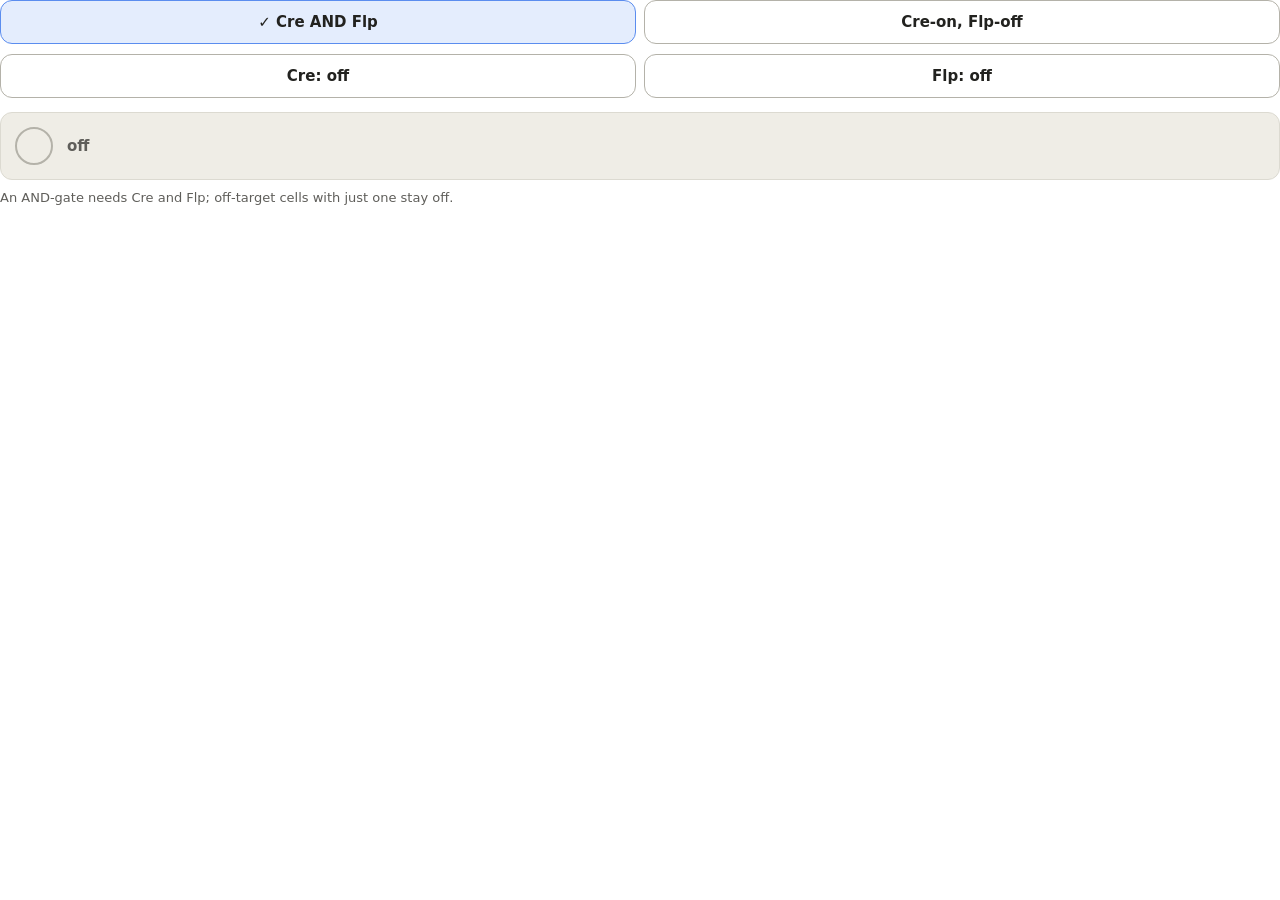
<file: content/assets/intersection-gate.html>
<!doctype html>
<html lang="en"><head><meta charset="utf-8"><meta name="color-scheme" content="light dark"><meta name="viewport" content="width=device-width, initial-scale=1">
<style>
  :root{--text:#22221f;--muted:#5f5e5a;--line:#dcdad1;--line-strong:#b4b2a9;--surface-2:#efede6;--ok:#0f6e56;--bad:#993c1d;--track:#5B8DEF;}
  @media (prefers-color-scheme:dark){:root{--text:#f1efe8;--muted:#b4b2a9;--line:#3a3a37;--line-strong:#5f5e5a;--surface-2:#2c2c2a;--ok:#5dcaa5;--bad:#f0997b;--track:#7ea6f5;}}
  html,body{background:transparent;margin:0}
  body{font-family:-apple-system,BlinkMacSystemFont,"SF Pro Text",system-ui,sans-serif;color:var(--text);font-size:15px}
  .seg{display:flex;gap:8px;margin-bottom:10px}
  .seg button{flex:1;min-height:44px;border:1.5px solid var(--line-strong);border-radius:12px;background:transparent;color:var(--text);font:inherit;font-weight:600;cursor:pointer}
  .seg button.sel::before{content:"✓ ";font-weight:800;}
  .seg button.sel{border-color:var(--track);background:color-mix(in srgb,var(--track) 16%,transparent)}
  .tog{display:flex;gap:8px;margin-bottom:14px}
  .tog button{flex:1;min-height:44px;border:1.5px solid var(--line-strong);border-radius:12px;background:transparent;color:var(--text);font:inherit;font-weight:700;cursor:pointer}
  .tog button.on{border-color:var(--track);background:color-mix(in srgb,var(--track) 18%,transparent)}
  .result{display:flex;align-items:center;gap:14px;padding:14px;border-radius:12px;background:var(--surface-2);border:1px solid var(--line)}
  .dot{width:34px;height:34px;border-radius:50%;background:var(--surface-2);border:2.5px solid var(--line-strong);flex:none}
  .dot.on{background:var(--track);border-color:var(--track)}
  .v{font-weight:700} .v.good{color:var(--ok)} .v.off{color:var(--muted)}
  .exp{font-size:13px;color:var(--muted);margin-top:10px;min-height:34px}
</style></head>
<body>
  <div class="seg" id="mode">
    <button data-m="and" class="sel">Cre AND Flp</button>
    <button data-m="sub">Cre-on, Flp-off</button>
  </div>
  <div class="tog">
    <button id="cre">Cre: off</button>
    <button id="flp">Flp: off</button>
  </div>
  <div class="result"><span class="dot" id="dot"></span><span class="v" id="v">off</span></div>
  <div class="exp" id="exp"></div>
<script>
(function(){
  var mode='and',cre=false,flp=false;
  var mb=document.querySelectorAll('#mode button'),cb=document.getElementById('cre'),fb=document.getElementById('flp'),
      dot=document.getElementById('dot'),v=document.getElementById('v'),exp=document.getElementById('exp');
  mb.forEach(function(b){b.onclick=function(){mode=b.dataset.m;mb.forEach(function(x){x.classList.remove('sel')});b.classList.add('sel');render();};});
  cb.onclick=function(){cre=!cre;render();};fb.onclick=function(){flp=!flp;render();};
  function render(){
    cb.textContent='Cre: '+(cre?'on':'off');cb.classList.toggle('on',cre);
    fb.textContent='Flp: '+(flp?'on':'off');fb.classList.toggle('on',flp);
    var on=mode==='and'?(cre&&flp):(cre&&!flp);
    dot.classList.toggle('on',on);
    v.textContent=on?'✓ ON — expressed':'off';v.className='v '+(on?'good':'off');
    if(mode==='and') exp.textContent=on?'Both recombinases present — the AND-gate opens.':'An AND-gate needs Cre and Flp; off-target cells with just one stay off.';
    else exp.textContent=on?'Cre turns it on; Flp is absent, so it stays on.':(flp&&cre?'Flp subtracts this cell back out.':'No Cre, nothing to turn on.');
  }
  render();
})();
</script>
</body></html>
</file>
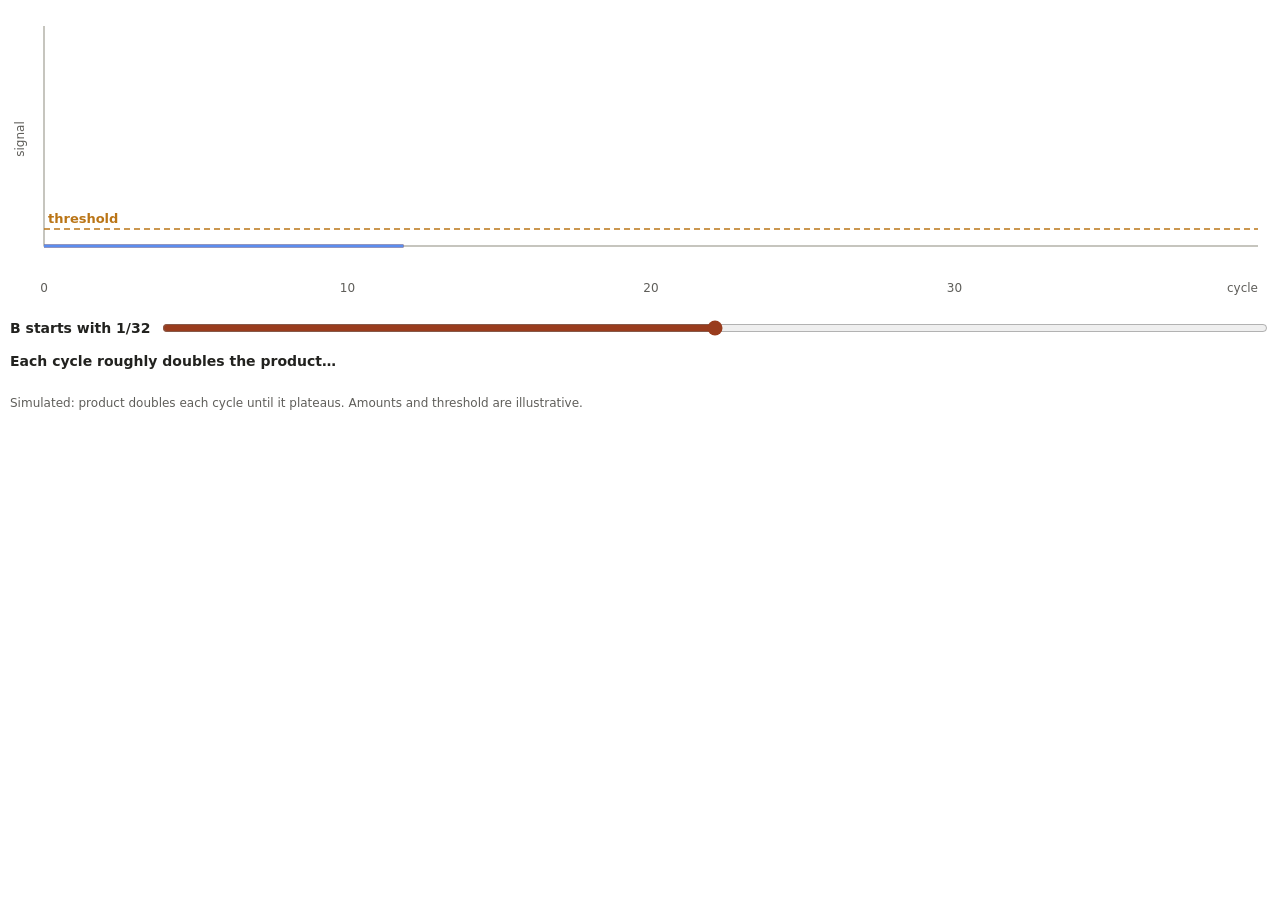
<file: content/assets/qpcr-model.html>
<!doctype html>
<html lang="en"><head><meta charset="utf-8"><meta name="color-scheme" content="light dark"><meta name="viewport" content="width=device-width, initial-scale=1">
<!--
  RT-qPCR amplification curves, computed cycle by cycle. Product roughly doubles each cycle until reagents
  run low (logistic growth to a plateau). Sample A's starting amount is fixed; the slider sets how much less
  sample B started with. Ct is the cycle where each curve crosses the threshold line. With perfect doubling,
  each halving of the starting amount adds one cycle, so 1/32 as much template crosses 5 cycles later
  (Ct 20 vs 25, as in the lesson). Amounts and the threshold are illustrative.
-->
<style>
  :root{--text:#22221f;--muted:#5f5e5a;--line:#dcdad1;--line-strong:#b4b2a9;--surface-2:#efede6;--track:#5B8DEF;--warn:#ba7517;--b:#993c1d;}
  @media (prefers-color-scheme:dark){:root{--text:#f1efe8;--muted:#b4b2a9;--line:#3a3a37;--line-strong:#5f5e5a;--surface-2:#2c2c2a;--track:#7ea6f5;--warn:#ef9f27;--b:#f0997b;}}
  html,body{background:transparent;margin:0}
  body{font-family:-apple-system,BlinkMacSystemFont,"SF Pro Text",system-ui,sans-serif;color:var(--text);font-size:14px;padding:10px 10px 8px}
  canvas{display:block;width:100%}
  label.f{display:flex;align-items:center;gap:10px;margin:8px 0 0;font-weight:600}
  label.f span{min-width:120px}
  input[type=range]{flex:1;height:32px;accent-color:var(--b)}
  .say{min-height:40px;margin:6px 0 0;font-weight:600;line-height:1.4}
  .src{margin:4px 0 0;font-size:12px;color:var(--muted)}
</style></head>
<body>
  <canvas id="c" role="img" aria-label="Two qPCR amplification curves. Each stays flat, rises steeply, then plateaus. Sample A, with more starting mRNA, crosses the threshold line at an earlier cycle (lower Ct) than sample B."></canvas>
  <label class="f"><span id="lab">B starts with 1/32</span><input id="amt" type="range" min="0" max="10" step="1" value="5" aria-label="How much less mRNA sample B starts with, in halvings"></label>
  <p class="say" id="say" aria-live="polite"></p>
  <p class="src">Simulated: product doubles each cycle until it plateaus. Amounts and threshold are illustrative.</p>
<script>
(function () {
  var CYCLES = 40, K = 1, TH = 0.08, A0 = TH / Math.pow(2, 20); // sample A crosses at about cycle 20
  function run(n0) { // logistic: near-doubling while product is scarce, then a plateau
    var n = n0, out = [n];
    for (var c = 1; c <= CYCLES; c++) { n = n + n * (1 - n / K); out.push(n); }
    return out;
  }
  function ct(curve) { // fractional cycle where the curve crosses the threshold (log-linear interpolation)
    for (var c = 1; c < curve.length; c++) if (curve[c] >= TH) {
      var a = Math.log(curve[c - 1]), b = Math.log(curve[c]);
      return c - 1 + (Math.log(TH) - a) / (b - a);
    }
    return null;
  }
  var cv = document.getElementById('c'), ctx = cv.getContext('2d'), say = document.getElementById('say');
  var slider = document.getElementById('amt'), lab = document.getElementById('lab');
  var W = 0, H = 292, col = {};
  function readColors() { var cs = getComputedStyle(document.documentElement); ['text', 'muted', 'line', 'line-strong', 'surface-2', 'track', 'warn', 'b'].forEach(function (k) { col[k] = cs.getPropertyValue('--' + k).trim(); }); }
  function size() { W = cv.clientWidth || 320; var d = window.devicePixelRatio || 1; cv.width = Math.round(W * d); cv.height = Math.round(H * d); cv.style.height = H + 'px'; ctx.setTransform(d, 0, 0, d, 0, 0); }
  function label(s, x, y, c, align, weight, px) { ctx.fillStyle = c; ctx.font = (weight || 600) + ' ' + (px || 13) + 'px -apple-system,system-ui,sans-serif'; ctx.textAlign = align || 'left'; ctx.fillText(s, x, y); }

  var A = run(A0), B, ctA = ct(A), ctB, halvings = 5, shown = 0, last = 0;
  var still = matchMedia('(prefers-reduced-motion: reduce)').matches;
  function setB() {
    halvings = Number(slider.value); B = run(A0 / Math.pow(2, halvings)); ctB = ct(B);
    lab.textContent = halvings ? 'B starts with 1/' + Math.pow(2, halvings) : 'B starts the same';
    shown = still ? CYCLES : 0;
  }
  var L = 34, R = function () { return W - 12; }, T = 22, Bt = 236;
  var X = function (c) { return L + c / CYCLES * (R() - L); }, Y = function (v) { return Bt - v / K * (Bt - T); };
  function curve(data, upto, c, name) {
    ctx.strokeStyle = c; ctx.lineWidth = 3; ctx.lineJoin = 'round'; ctx.beginPath();
    var n = Math.floor(upto);
    for (var i = 0; i <= n; i++) i ? ctx.lineTo(X(i), Y(data[i])) : ctx.moveTo(X(i), Y(data[i]));
    if (upto > n && n < CYCLES) ctx.lineTo(X(upto), Y(data[n] + (data[n + 1] - data[n]) * (upto - n)));
    ctx.stroke();
    if (upto >= CYCLES) { // name each curve beside its steep middle: A on the left, B on the right
      var mid = data.findIndex(function (v) { return v >= K / 2; });
      label(name, X(mid) + (name === 'A' ? -8 : 8), Y(K / 2) + 5, c, name === 'A' ? 'right' : 'left', 700, 15);
    }
  }
  function mark(cyc, c, row) {
    if (cyc === null || shown < cyc) return;
    ctx.fillStyle = c; ctx.beginPath(); ctx.arc(X(cyc), Y(TH), 5, 0, 6.283); ctx.fill();
    ctx.strokeStyle = c; ctx.setLineDash([3, 3]); ctx.lineWidth = 1.5; ctx.beginPath(); ctx.moveTo(X(cyc), Y(TH)); ctx.lineTo(X(cyc), Bt); ctx.stroke(); ctx.setLineDash([]);
    label('Ct ' + cyc.toFixed(1), X(cyc), Bt + 16 + row * 16, c, 'center', 700, 13);
  }
  function frame(now) {
    var dt = last ? Math.min(50, now - last) : 16; last = now;
    if (shown < CYCLES) shown = Math.min(CYCLES, shown + dt / 1000 * 9); // about 9 cycles per second
    ctx.clearRect(0, 0, W, H);
    // axes
    ctx.strokeStyle = col['line-strong']; ctx.lineWidth = 1.5; ctx.beginPath(); ctx.moveTo(L, T - 6); ctx.lineTo(L, Bt); ctx.lineTo(R(), Bt); ctx.stroke();
    for (var c = 0; c < CYCLES; c += 10) label(String(c), X(c), Bt + 46, col.muted, 'center', 400, 12);
    label('cycle', R(), Bt + 46, col.muted, 'right', 400, 12);
    ctx.save(); ctx.translate(14, (T + Bt) / 2); ctx.rotate(-Math.PI / 2); label('signal', 0, 0, col.muted, 'center', 400, 12); ctx.restore();
    // threshold
    ctx.strokeStyle = col.warn; ctx.lineWidth = 1.5; ctx.setLineDash([6, 4]); ctx.beginPath(); ctx.moveTo(L, Y(TH)); ctx.lineTo(R(), Y(TH)); ctx.stroke(); ctx.setLineDash([]);
    label('threshold', L + 4, Y(TH) - 6, col.warn, 'left', 600, 13);
    curve(B, shown, col.b, 'B'); curve(A, shown, col.track, 'A');
    mark(ctA, col.track, 0); mark(ctB, col.b, halvings ? 1 : 0);
    var text = shown < CYCLES ? 'Each cycle roughly doubles the product…'
      : !halvings ? 'Same starting mRNA, same Ct: the curves overlap.'
      : 'B started with ' + Math.pow(2, halvings) + '× less mRNA, so it crosses ' + (ctB - ctA).toFixed(0) + ' cycle' + (halvings > 1 ? 's' : '') + ' later. More mRNA → lower Ct.';
    if (say.textContent !== text) say.textContent = text;
    requestAnimationFrame(frame);
  }
  slider.oninput = setB;
  readColors(); size(); setB();
  matchMedia('(prefers-color-scheme: dark)').addEventListener('change', readColors);
  addEventListener('resize', size);
  requestAnimationFrame(frame);
})();
</script>
</body></html>
</file>
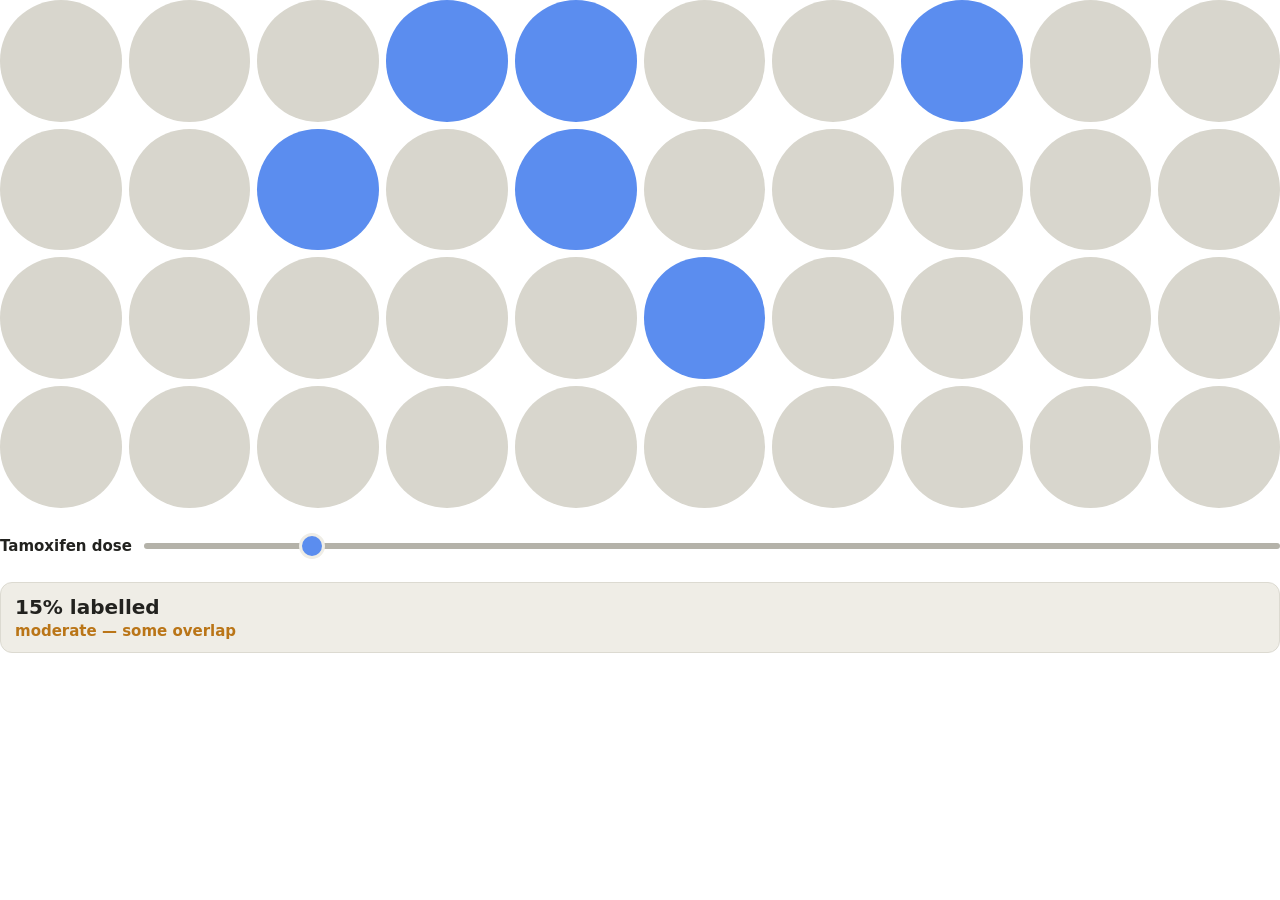
<file: content/assets/tamoxifen-dose.html>
<!doctype html>
<html lang="en"><head><meta charset="utf-8"><meta name="color-scheme" content="light dark"><meta name="viewport" content="width=device-width, initial-scale=1">
<style>
  :root{--text:#22221f;--muted:#5f5e5a;--line:#dcdad1;--line-strong:#b4b2a9;--surface-2:#efede6;--ok:#0f6e56;--bad:#993c1d;--warn:#ba7517;--track:#5B8DEF;--off:#d8d6cd;}
  @media (prefers-color-scheme:dark){:root{--text:#f1efe8;--muted:#b4b2a9;--line:#3a3a37;--line-strong:#5f5e5a;--surface-2:#2c2c2a;--ok:#5dcaa5;--bad:#f0997b;--warn:#ef9f27;--track:#7ea6f5;--off:#3a3a37;}}
  html,body{background:transparent;margin:0}
  body{font-family:-apple-system,BlinkMacSystemFont,"SF Pro Text",system-ui,sans-serif;color:var(--text);font-size:15px}
  .field{display:grid;grid-template-columns:repeat(10,1fr);gap:7px;margin-bottom:16px}
  .n{width:100%;aspect-ratio:1;border-radius:50%;background:var(--off);transition:.15s}
  .n.on{background:var(--track)}
  .row{display:flex;align-items:center;gap:12px;min-height:44px}
  label{font-weight:600;white-space:nowrap}
  input[type=range]{flex:1;height:44px;min-height:44px;margin:0;padding:0;background:transparent;-webkit-appearance:none;appearance:none;cursor:pointer;touch-action:manipulation}
  input[type=range]::-webkit-slider-runnable-track{height:6px;border-radius:3px;background:var(--line-strong)}
  input[type=range]::-webkit-slider-thumb{-webkit-appearance:none;width:26px;height:26px;margin-top:-10px;border-radius:50%;background:var(--track);border:3px solid var(--surface-2)}
  input[type=range]::-moz-range-track{height:6px;border-radius:3px;background:var(--line-strong)}
  input[type=range]::-moz-range-thumb{width:20px;height:20px;border-radius:50%;background:var(--track);border:3px solid var(--surface-2)}
  input[type=range]:focus-visible{outline:2px solid var(--track);outline-offset:2px;border-radius:8px}
  .readout{margin-top:14px;padding:12px 14px;border-radius:12px;background:var(--surface-2);border:1px solid var(--line)}
  .pct{font-size:20px;font-weight:800}
  .verdict{font-weight:700;margin-top:3px} .verdict.good{color:var(--ok)} .verdict.warn{color:var(--warn)} .verdict.bad{color:var(--bad)}
</style></head>
<body>
  <div class="field" id="field" aria-label="DRG neurons; labelled ones are filled"></div>
  <div class="row"><label for="dose">Tamoxifen dose</label><input id="dose" type="range" min="0" max="100" value="14" aria-label="Tamoxifen dose"></div>
  <div class="readout"><div class="pct"><span id="pct">4</span>% labelled</div><div class="verdict" id="verdict"></div></div>
<script>
(function(){
  var N=40,field=document.getElementById('field'),dots=[],th=[],seed=20260401;
  function r(){seed=(seed*1664525+1013904223)%4294967296;return seed/4294967296;}
  for(var i=0;i<N;i++){th.push(r());var d=document.createElement('span');d.className='n';field.appendChild(d);dots.push(d);}
  var dose=document.getElementById('dose'),pct=document.getElementById('pct'),verdict=document.getElementById('verdict');
  function frac(v){return Math.pow(v/100,1.15)*0.92;}
  function render(){
    var f=frac(+dose.value),c=0;
    for(var i=0;i<N;i++){var on=th[i]<f;dots[i].classList.toggle('on',on);if(on)c++;}
    var p=Math.round(c/N*100);pct.textContent=p;
    if(c===0){verdict.textContent='No recombination';verdict.className='verdict';}
    else if(p<=12){verdict.textContent='✓ sparse — single neurons traceable';verdict.className='verdict good';}
    else if(p<=45){verdict.textContent='moderate — some overlap';verdict.className='verdict warn';}
    else{verdict.textContent='✕ dense — endings overlap';verdict.className='verdict bad';}
  }
  dose.addEventListener('input',render);render();
})();
</script>
</body></html>
</file>
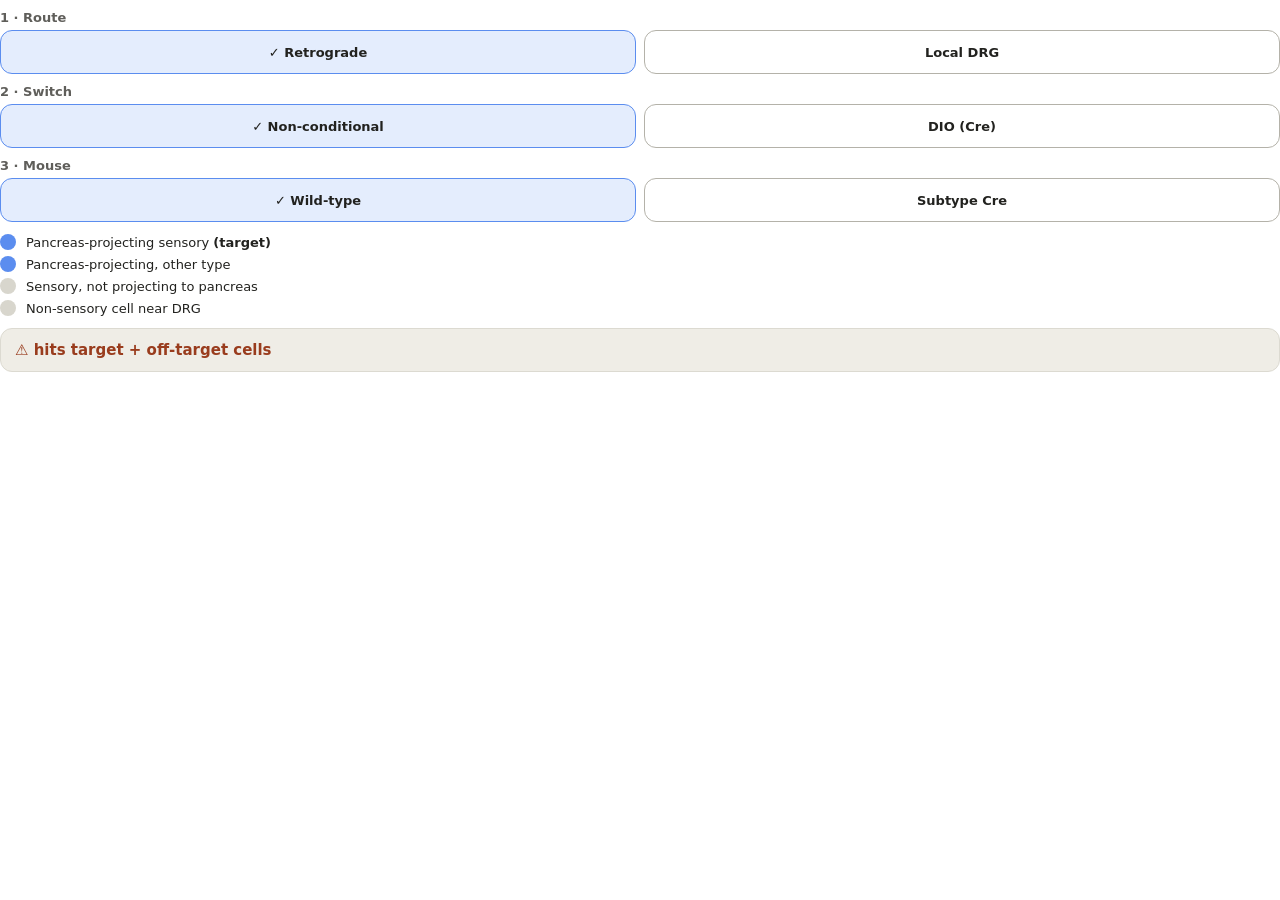
<file: content/assets/targeting-composer.html>
<!doctype html>
<html lang="en"><head><meta charset="utf-8"><meta name="color-scheme" content="light dark"><meta name="viewport" content="width=device-width, initial-scale=1">
<style>
  :root{--text:#22221f;--muted:#5f5e5a;--line:#dcdad1;--line-strong:#b4b2a9;--surface-2:#efede6;--ok:#0f6e56;--bad:#993c1d;--track:#5B8DEF;--off:#d8d6cd;}
  @media (prefers-color-scheme:dark){:root{--text:#f1efe8;--muted:#b4b2a9;--line:#3a3a37;--line-strong:#5f5e5a;--surface-2:#2c2c2a;--ok:#5dcaa5;--bad:#f0997b;--track:#7ea6f5;--off:#3a3a37;}}
  html,body{background:transparent;margin:0}
  body{font-family:-apple-system,BlinkMacSystemFont,"SF Pro Text",system-ui,sans-serif;color:var(--text);font-size:15px}
  .q{font-size:13px;font-weight:700;color:var(--muted);margin:10px 0 5px}
  .opts{display:flex;gap:8px}
  .opts button{flex:1;min-height:44px;border:1.5px solid var(--line-strong);border-radius:12px;background:transparent;color:var(--text);font:inherit;font-weight:600;cursor:pointer;font-size:13px}
  .opts button.sel::before,.seg button.sel::before{content:"✓ ";font-weight:800;}
  .opts button.sel{border-color:var(--track);background:color-mix(in srgb,var(--track) 16%,transparent)}
  .cells{margin-top:12px;display:flex;flex-direction:column;gap:6px}
  .cell{display:flex;align-items:center;gap:10px;font-size:13px}
  .dot{width:16px;height:16px;border-radius:50%;background:var(--off);flex:none}
  .dot.on{background:var(--track)}
  .readout{margin-top:12px;padding:12px 14px;border-radius:12px;background:var(--surface-2);border:1px solid var(--line)}
  .v{font-weight:700} .v.good{color:var(--ok)} .v.bad{color:var(--bad)} .v.off{color:var(--muted)}
</style></head>
<body>
  <div class="q">1 · Route</div>
  <div class="opts" id="route"><button data-v="retro" class="sel">Retrograde</button><button data-v="local">Local DRG</button></div>
  <div class="q">2 · Switch</div>
  <div class="opts" id="switch"><button data-v="none" class="sel">Non-conditional</button><button data-v="dio">DIO (Cre)</button></div>
  <div class="q">3 · Mouse</div>
  <div class="opts" id="mouse"><button data-v="wt" class="sel">Wild-type</button><button data-v="cre">Subtype Cre</button></div>

  <div class="cells" id="cells">
    <div class="cell" data-id="proj_sub"><span class="dot"></span><span>Pancreas-projecting sensory <b>(target)</b></span></div>
    <div class="cell" data-id="proj_other"><span class="dot"></span><span>Pancreas-projecting, other type</span></div>
    <div class="cell" data-id="nonproj_sub"><span class="dot"></span><span>Sensory, not projecting to pancreas</span></div>
    <div class="cell" data-id="local_other"><span class="dot"></span><span>Non-sensory cell near DRG</span></div>
  </div>
  <div class="readout"><span class="v" id="v"></span></div>
<script>
(function(){
  var route='retro',sw='none',mouse='wt';
  function wire(id,set){document.querySelectorAll('#'+id+' button').forEach(function(b){b.onclick=function(){document.querySelectorAll('#'+id+' button').forEach(function(x){x.classList.remove('sel')});b.classList.add('sel');set(b.dataset.v);render();};});}
  wire('route',function(v){route=v});wire('switch',function(v){sw=v});wire('mouse',function(v){mouse=v});
  var rows={};document.querySelectorAll('.cell').forEach(function(r){rows[r.dataset.id]=r;});
  var v=document.getElementById('v');
  function labeled(id){
    var reached = route==='retro' ? (id==='proj_sub'||id==='proj_other') : (id==='proj_sub'||id==='nonproj_sub'||id==='local_other');
    if(!reached) return false;
    if(sw==='none') return true;
    var isSub=(id==='proj_sub'||id==='nonproj_sub');
    return mouse==='cre' && isSub;
  }
  function render(){
    var tgt=false,off=false,any=false;
    Object.keys(rows).forEach(function(id){var on=labeled(id);rows[id].querySelector('.dot').classList.toggle('on',on);if(on){any=true;if(id==='proj_sub')tgt=true;else off=true;}});
    if(tgt&&!off){v.textContent='✓ clean — only your target';v.className='v good';}
    else if(tgt&&off){v.textContent='⚠ hits target + off-target cells';v.className='v bad';}
    else if(any){v.textContent='✕ misses your target';v.className='v bad';}
    else{v.textContent='nothing expresses (DIO needs Cre)';v.className='v off';}
  }
  render();
})();
</script>
</body></html>
</file>
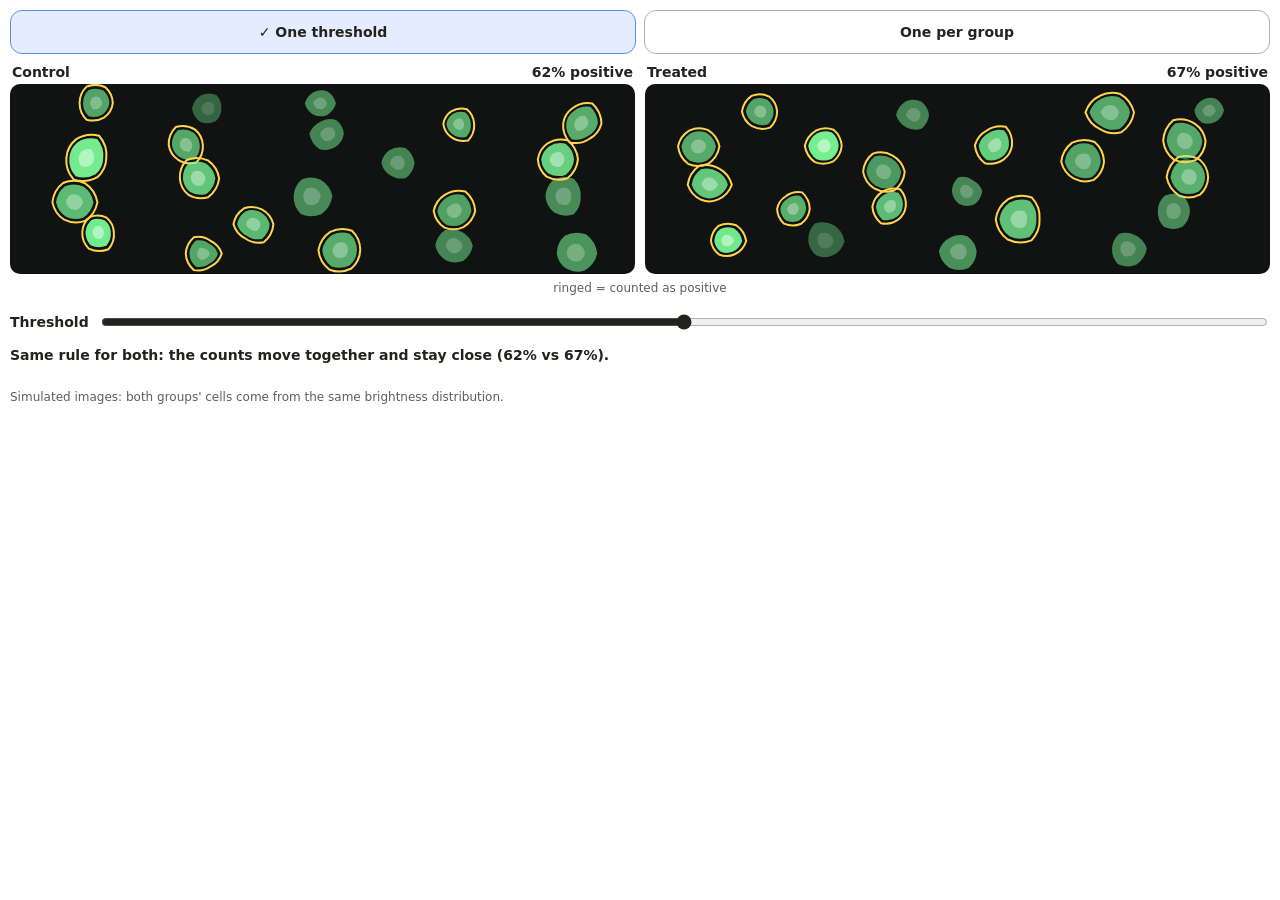
<file: content/assets/threshold-count-model.html>
<!doctype html>
<html lang="en"><head><meta charset="utf-8"><meta name="color-scheme" content="light dark"><meta name="viewport" content="width=device-width, initial-scale=1">
<!--
  Thresholding bias. Two simulated fluorescence images, "control" and "treated", whose cells share the same
  brightness values (slightly jittered, in different places), so there is no real difference. A cell counts as positive
  when its brightness is above the threshold. With one shared threshold the two percentages stay close
  wherever you put it; with separate thresholds you can manufacture a "difference". Everything is simulated
  and illustrative.
-->
<style>
  :root{--text:#22221f;--muted:#5f5e5a;--line:#dcdad1;--line-strong:#b4b2a9;--track:#5B8DEF;--bad:#993c1d;--ok:#0f6e56;--field:#101312;--glow:#7dff9a;--ring:#ffd34d;}
  @media (prefers-color-scheme:dark){:root{--text:#f1efe8;--muted:#b4b2a9;--line:#3a3a37;--line-strong:#5f5e5a;--track:#7ea6f5;--bad:#f0997b;--ok:#5dcaa5;--field:#050706;}}
  html,body{background:transparent;margin:0}
  body{font-family:-apple-system,BlinkMacSystemFont,"SF Pro Text",system-ui,sans-serif;color:var(--text);font-size:14px;padding:10px 10px 8px}
  .seg{display:flex;gap:8px;margin:0 0 8px}
  .seg button{flex:1;min-height:44px;border:1.5px solid var(--line-strong);border-radius:12px;background:transparent;color:var(--text);font:inherit;font-weight:600;cursor:pointer;padding:0 4px}
  .seg button.sel{border-color:var(--track);background:color-mix(in srgb,var(--track) 16%,transparent)}
  .seg button.sel::before{content:"✓ ";font-weight:800}
  canvas{display:block;width:100%}
  label.f{display:flex;align-items:center;gap:10px;margin:6px 0 0;font-weight:600}
  label.f span{min-width:78px}
  label.f[hidden]{display:none}
  input[type=range]{flex:1;height:32px;accent-color:var(--text)}
  .say{min-height:40px;margin:6px 0 0;font-weight:600;line-height:1.4}
  .src{margin:4px 0 0;font-size:12px;color:var(--muted)}
</style></head>
<body>
  <div class="seg" role="radiogroup" aria-label="Threshold rule">
    <button data-mode="one" role="radio" aria-checked="true" class="sel">One threshold</button>
    <button data-mode="two" role="radio" aria-checked="false">One per group</button>
  </div>
  <canvas id="c" role="img" aria-label="Two simulated fluorescence images, control and treated, with cells of varying brightness. Cells above the threshold are ringed and counted as positive. Moving the threshold changes both percentages together; separate thresholds per group can create a difference that isn't real."></canvas>
  <label class="f" id="f1"><span id="n1">Threshold</span><input id="t1" type="range" min="5" max="95" value="50" aria-label="Threshold"></label>
  <label class="f" id="f2" hidden><span>Treated</span><input id="t2" type="range" min="5" max="95" value="50" aria-label="Treated threshold"></label>
  <p class="say" id="say" aria-live="polite"></p>
  <p class="src">Simulated images: both groups' cells come from the same brightness distribution.</p>
<script>
(function () {
  // Small seeded random generator so the two "images" are fixed draws from the same distribution.
  function rng(seed) { return function () { seed = (seed * 1664525 + 1013904223) % 4294967296; return seed / 4294967296; }; }
  function cells(seed) {
    var r = rng(seed), out = [], tries = 0;
    while (out.length < 26 && tries++ < 2000) {
      var x = 0.08 + r() * 0.84, y = 0.1 + r() * 0.8, rad = 0.055 + r() * 0.03;
      if (out.some(function (c) { return Math.hypot(c.x - x, c.y - y) < c.r + rad + 0.02; })) continue;
      // brightness: a broad, continuous spread, so there's no obvious gap to put the threshold in
      var b = Math.min(0.98, Math.max(0.04, (r() + r() + r()) / 3 * 1.15 - 0.05));
      var wob = [r(), r(), r(), r(), r(), r()].map(function (v) { return 0.85 + v * 0.3; });
      out.push({ x: x, y: y, r: rad, b: b, wob: wob });
    }
    return out;
  }
  // Same brightness values in both images (slightly jittered and in different places): no real difference.
  var ctrl = cells(11), trt = cells(29), jr = rng(7);
  trt.length = Math.min(trt.length, ctrl.length); ctrl.length = trt.length;
  var bs = ctrl.map(function (c) { return c.b; }).sort(function () { return jr() - 0.5; });
  trt.forEach(function (c, i) { c.b = Math.min(0.98, Math.max(0.04, bs[i] + (jr() - 0.5) * 0.06)); });
  var GROUPS = [{ name: 'Control', cells: ctrl }, { name: 'Treated', cells: trt }];
  var cv = document.getElementById('c'), ctx = cv.getContext('2d'), say = document.getElementById('say');
  var t1 = document.getElementById('t1'), t2 = document.getElementById('t2'), f2 = document.getElementById('f2'), n1 = document.getElementById('n1');
  var W = 0, H = 236, col = {}, mode = 'one';
  function readColors() { var cs = getComputedStyle(document.documentElement); ['text', 'muted', 'line', 'line-strong', 'track', 'bad', 'ok', 'field', 'glow', 'ring'].forEach(function (k) { col[k] = cs.getPropertyValue('--' + k).trim(); }); }
  function size() { W = cv.clientWidth || 320; var d = window.devicePixelRatio || 1; cv.width = Math.round(W * d); cv.height = Math.round(H * d); cv.style.height = H + 'px'; ctx.setTransform(d, 0, 0, d, 0, 0); draw(); }
  function label(s, x, y, c, align, weight, px) { ctx.fillStyle = c; ctx.font = (weight || 600) + ' ' + (px || 13) + 'px -apple-system,system-ui,sans-serif'; ctx.textAlign = align || 'left'; ctx.fillText(s, x, y); }
  function blob(cx, cy, r, wob) {
    ctx.beginPath();
    for (var i = 0; i <= 6; i++) {
      var a0 = (i - 1) / 6 * 6.283, a1 = i / 6 * 6.283, r0 = r * wob[(i + 5) % 6], r1 = r * wob[i % 6];
      var x1 = cx + Math.cos(a1) * r1, y1 = cy + Math.sin(a1) * r1;
      if (!i) { ctx.moveTo(x1, y1); continue; }
      var am = (a0 + a1) / 2, rm = (r0 + r1) / 2 * 1.08;
      ctx.quadraticCurveTo(cx + Math.cos(am) * rm, cy + Math.sin(am) * rm, x1, y1);
    }
    ctx.closePath();
  }
  function pct(g, th) { var n = g.cells.filter(function (c) { return c.b * 100 > th; }).length; return Math.round(n / g.cells.length * 100); }
  function draw() {
    if (!W) return;
    var th = [Number(t1.value), mode === 'one' ? Number(t1.value) : Number(t2.value)];
    var gap = 10, pw = (W - gap) / 2, ph = 190, top = 22;
    ctx.clearRect(0, 0, W, H);
    var p = GROUPS.map(function (g, i) { return pct(g, th[i]); });
    GROUPS.forEach(function (g, i) {
      var x0 = i * (pw + gap);
      label(g.name, x0 + 2, 15, col.text, 'left', 700, 14);
      label(p[i] + '% positive', x0 + pw - 2, 15, col.text, 'right', 700, 14);
      ctx.fillStyle = col.field; roundRect(x0, top, pw, ph, 10); ctx.fill();
      ctx.save(); roundRect(x0, top, pw, ph, 10); ctx.clip();
      g.cells.forEach(function (c) {
        var cx = x0 + c.x * pw, cy = top + c.y * ph, r = c.r * Math.min(pw, ph) * 1.25;
        ctx.globalAlpha = 0.12 + 0.88 * c.b; ctx.fillStyle = col.glow; blob(cx, cy, r, c.wob); ctx.fill();
        ctx.globalAlpha = 0.5 * c.b; ctx.fillStyle = '#ffffff'; blob(cx, cy, r * 0.45, c.wob); ctx.fill();
        ctx.globalAlpha = 1;
        if (c.b * 100 > th[i]) { ctx.strokeStyle = col.ring; ctx.lineWidth = 2; blob(cx, cy, r + 3.5, c.wob); ctx.stroke(); }
      });
      ctx.restore();
    });
    label('ringed = counted as positive', W / 2, top + ph + 18, col.muted, 'center', 400, 12);
    var d = Math.abs(p[0] - p[1]), text;
    if (mode === 'one') text = 'Same rule for both: the counts move together and stay close (' + p[0] + '% vs ' + p[1] + '%).';
    else text = d >= 15 ? 'A ' + d + '-point "effect", made only by moving one group\'s threshold.' : 'Now drag the treated threshold away from the control one and watch a "difference" appear.';
    if (say.textContent !== text) say.textContent = text;
  }
  function roundRect(x, y, w, h, r) { ctx.beginPath(); ctx.moveTo(x + r, y); ctx.arcTo(x + w, y, x + w, y + h, r); ctx.arcTo(x + w, y + h, x, y + h, r); ctx.arcTo(x, y + h, x, y, r); ctx.arcTo(x, y, x + w, y, r); ctx.closePath(); }
  document.querySelectorAll('.seg button').forEach(function (b) {
    b.onclick = function () {
      mode = b.dataset.mode;
      document.querySelectorAll('.seg button').forEach(function (x) { var on = x === b; x.classList.toggle('sel', on); x.setAttribute('aria-checked', String(on)); });
      f2.hidden = mode === 'one'; n1.textContent = mode === 'one' ? 'Threshold' : 'Control';
      t1.setAttribute('aria-label', mode === 'one' ? 'Threshold' : 'Control threshold');
      if (mode === 'two') t2.value = t1.value;
      draw();
    };
  });
  t1.oninput = draw; t2.oninput = draw;
  readColors(); size();
  matchMedia('(prefers-color-scheme: dark)').addEventListener('change', function () { readColors(); draw(); });
  addEventListener('resize', size);
})();
</script>
</body></html>
</file>
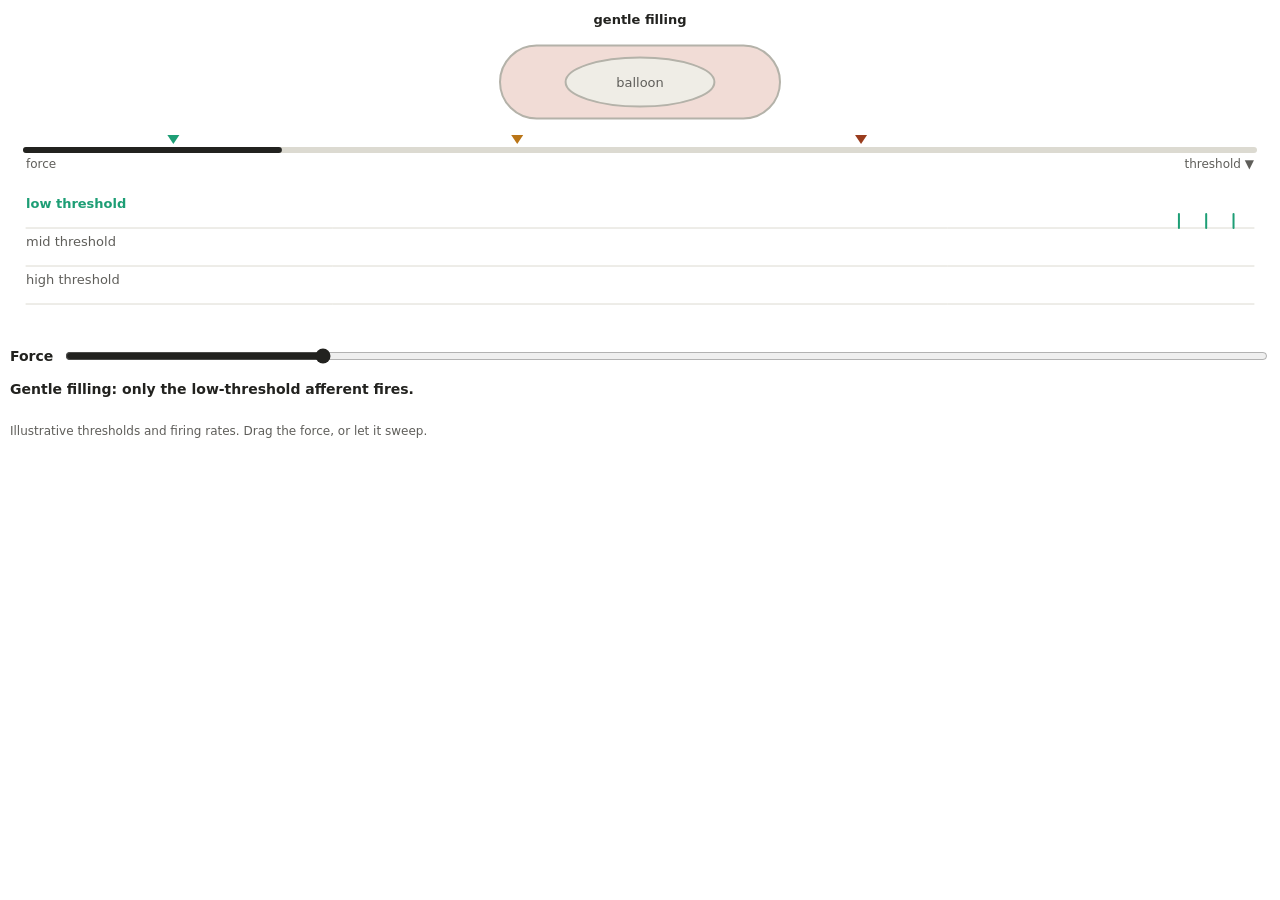
<file: content/assets/threshold-tiling-model.html>
<!doctype html>
<html lang="en"><head><meta charset="utf-8"><meta name="color-scheme" content="light dark"><meta name="viewport" content="width=device-width, initial-scale=1">
<!--
  Threshold tiling. A balloon distends the colon; three afferents with low, middle and high force thresholds
  fire spikes (random timing, at a rate that rises above each one's threshold and saturates). Drag the force
  or let it sweep: together the three cover the whole range, from gentle filling to painful distension.
  The thresholds and rates are illustrative, not measured values.
-->
<style>
  :root{--text:#22221f;--muted:#5f5e5a;--line:#dcdad1;--line-strong:#b4b2a9;--surface-2:#efede6;--track:#1D9E75;--warn:#ba7517;--bad:#993c1d;--tissue:#f1dcd6;}
  @media (prefers-color-scheme:dark){:root{--text:#f1efe8;--muted:#b4b2a9;--line:#3a3a37;--line-strong:#5f5e5a;--surface-2:#2c2c2a;--track:#32c48f;--warn:#ef9f27;--bad:#f0997b;--tissue:#4a3633;}}
  html,body{background:transparent;margin:0}
  body{font-family:-apple-system,BlinkMacSystemFont,"SF Pro Text",system-ui,sans-serif;color:var(--text);font-size:14px;padding:10px 10px 8px}
  canvas{display:block;width:100%}
  label.f{display:flex;align-items:center;gap:10px;margin:8px 0 0;font-weight:600}
  input[type=range]{flex:1;height:32px;accent-color:var(--text)}
  .say{min-height:40px;margin:6px 0 0;font-weight:600;line-height:1.4}
  .src{margin:4px 0 0;font-size:12px;color:var(--muted)}
</style></head>
<body>
  <canvas id="c" role="img" aria-label="A balloon distends a section of colon. Below, three afferents with low, middle and high thresholds fire spikes in turn as force rises, together covering gentle to painful force."></canvas>
  <label class="f">Force <input id="f" type="range" min="0" max="100" value="0" aria-label="Distension force"></label>
  <p class="say" id="say" aria-live="polite"></p>
  <p class="src">Illustrative thresholds and firing rates. Drag the force, or let it sweep.</p>
<script>
(function () {
  var AFF = [
    { name: 'low threshold', th: 0.12, color: 'track' },
    { name: 'mid threshold', th: 0.40, color: 'warn' },
    { name: 'high threshold', th: 0.68, color: 'bad' }
  ];
  var RMAX = 40, K = 0.18; // spikes/s at saturation; how fast the rate saturates above threshold
  var rate = function (a, F) { return F <= a.th ? 0 : RMAX * (1 - Math.exp(-(F - a.th) / K)); };
  var cv = document.getElementById('c'), ctx = cv.getContext('2d'), say = document.getElementById('say'), slider = document.getElementById('f');
  var W = 0, H = 320, col = {};
  function readColors() { var cs = getComputedStyle(document.documentElement); ['text', 'muted', 'line', 'line-strong', 'surface-2', 'track', 'warn', 'bad', 'tissue'].forEach(function (k) { col[k] = cs.getPropertyValue('--' + k).trim(); }); }
  function size() { W = cv.clientWidth || 320; var d = window.devicePixelRatio || 1; cv.width = Math.round(W * d); cv.height = Math.round(H * d); cv.style.height = H + 'px'; ctx.setTransform(d, 0, 0, d, 0, 0); }
  function label(s, x, y, c, align, weight, px) { ctx.fillStyle = c; ctx.font = (weight || 600) + ' ' + (px || 13) + 'px -apple-system,system-ui,sans-serif'; ctx.textAlign = align || 'left'; ctx.fillText(s, x, y); }

  var F = 0, auto = true, phase = 0, spikes = AFF.map(function () { return []; }), last = 0, WINDOW = 3000; // ms of spikes shown
  var still = matchMedia('(prefers-reduced-motion: reduce)').matches;
  function frame(now) {
    var dt = last ? Math.min(50, now - last) : 16; last = now;
    if (auto && !still) { phase += dt / 9000; F = 0.5 - 0.5 * Math.cos(phase * 2 * Math.PI); slider.value = Math.round(F * 100); }
    // new spikes: Poisson at each afferent's current rate
    AFF.forEach(function (a, i) { if (Math.random() < rate(a, F) * dt / 1000) spikes[i].push(now); spikes[i] = spikes[i].filter(function (t) { return now - t < WINDOW; }); });
    ctx.clearRect(0, 0, W, H);
    // colon segment with a balloon inside, distended by the force
    var cx = W / 2, cy = 72, r = 22 + 22 * F;
    ctx.fillStyle = col.tissue; ctx.strokeStyle = col['line-strong']; ctx.lineWidth = 2;
    rr(cx - 140, cy - r - 10, 280, 2 * r + 20, r + 10); ctx.fill(); ctx.stroke();
    ctx.fillStyle = col['surface-2']; ctx.beginPath(); ctx.ellipse(cx, cy, Math.min(120, 60 + 70 * F), r - 2, 0, 0, 6.283); ctx.fill(); ctx.stroke();
    label('balloon', cx, cy + 5, col.muted, 'center', 400);
    label(F < 0.3 ? 'gentle filling' : F < 0.62 ? 'moderate' : 'painful distension', cx, 14, F < 0.62 ? col.text : col.bad, 'center');
    // force scale with each afferent's threshold
    var sx0 = 16, sx1 = W - 16, sy = 140, fx = function (v) { return sx0 + v * (sx1 - sx0); };
    ctx.strokeStyle = col.line; ctx.lineWidth = 6; ctx.lineCap = 'round'; ctx.beginPath(); ctx.moveTo(sx0, sy); ctx.lineTo(sx1, sy); ctx.stroke();
    ctx.strokeStyle = col.text; ctx.beginPath(); ctx.moveTo(sx0, sy); ctx.lineTo(fx(F), sy); ctx.stroke();
    AFF.forEach(function (a) { ctx.fillStyle = col[a.color]; ctx.beginPath(); ctx.moveTo(fx(a.th), sy - 6); ctx.lineTo(fx(a.th) - 6, sy - 15); ctx.lineTo(fx(a.th) + 6, sy - 15); ctx.closePath(); ctx.fill(); });
    label('force', sx0, sy + 18, col.muted, 'left', 400, 12); label('threshold ▼', sx1, sy + 18, col.muted, 'right', 400, 12);
    // spike rasters, newest at the right
    AFF.forEach(function (a, i) {
      var y = 204 + i * 38, on = F > a.th;
      label(a.name, sx0, y - 6, on ? col[a.color] : col.muted, 'left', on ? 700 : 400);
      ctx.strokeStyle = col.line; ctx.lineWidth = 1; ctx.beginPath(); ctx.moveTo(sx0, y + 14); ctx.lineTo(sx1, y + 14); ctx.stroke();
      ctx.strokeStyle = col[a.color]; ctx.lineWidth = 2;
      spikes[i].forEach(function (t) { var x = sx1 - (now - t) / WINDOW * (sx1 - sx0); ctx.beginPath(); ctx.moveTo(x, y); ctx.lineTo(x, y + 14); ctx.stroke(); });
    });
    var n = AFF.filter(function (a) { return F > a.th; }).length;
    var text = n === 0 ? 'Below every threshold: all three afferents are silent.'
      : n === 1 ? 'Gentle filling: only the low-threshold afferent fires.'
      : n === 2 ? 'Moderate force: the mid-threshold afferent joins in, and the first fires faster.'
      : 'Painful distension: even the high-threshold afferent fires. Together they cover the whole range.';
    if (say.textContent !== text) say.textContent = text;
    requestAnimationFrame(frame);
  }
  function rr(x, y, w, h, r) { r = Math.max(0, Math.min(r, h / 2, w / 2)); ctx.beginPath(); ctx.moveTo(x + r, y); ctx.arcTo(x + w, y, x + w, y + h, r); ctx.arcTo(x + w, y + h, x, y + h, r); ctx.arcTo(x, y + h, x, y, r); ctx.arcTo(x, y, x + w, y, r); ctx.closePath(); }
  slider.oninput = function () { auto = false; F = Number(slider.value) / 100; };
  if (still) { auto = false; F = 0.8; slider.value = 80; }
  readColors(); size();
  matchMedia('(prefers-color-scheme: dark)').addEventListener('change', readColors);
  addEventListener('resize', size);
  requestAnimationFrame(frame);
})();
</script>
</body></html>
</file>
<file: styles.css>
/* ------------------------------------------------------------------
   Neuro Learn — one stylesheet, no build step.
   Dark-first "neural map" look; light theme follows the phone setting.
   --track is set per screen from the track's color in course.json.
   ------------------------------------------------------------------ */

:root {
  --bg: #f7f6f1;
  --surface: #ffffff;
  --surface-2: #efede6;
  --line: #dcdad1;
  --line-strong: #b4b2a9;
  --text: #22221f;
  --muted: #5f5e5a;
  --faint: #6b6a65;
  --ok: #0f6e56;
  --ok-bg: #e1f5ee;
  --bad: #993c1d;
  --bad-bg: #faece7;
  --warn: #854f0b;
  --warn-bg: #faeeda;
  --warn-line: #ba7517;
  --locked: #d3d1c7;
  --track: #1d9e75;
  --on-track: #ffffff;
  --track-soft: color-mix(in srgb, var(--track) 14%, var(--surface));
  --track-text: color-mix(in srgb, var(--track) 70%, #000);
  --track-fill: color-mix(in srgb, var(--track) 80%, #000); /* white text on it reaches 4.5:1 in every track */

  --serif: ui-serif, "New York", "Iowan Old Style", Georgia, serif;
  --sans: -apple-system, BlinkMacSystemFont, "SF Pro Text", system-ui, "Segoe UI", Roboto, sans-serif;
  --radius: 14px;
  --tap: 52px;
  --safe-top: env(safe-area-inset-top, 0px);
  --safe-bottom: env(safe-area-inset-bottom, 0px);
}

@media (prefers-color-scheme: dark) {
  :root {
    --bg: #161615;
    --surface: #22221f;
    --surface-2: #2c2c2a;
    --line: #3a3a37;
    --line-strong: #5f5e5a;
    --text: #f1efe8;
    --muted: #b4b2a9;
    --faint: #888780;
    --ok: #5dcaa5;
    --ok-bg: #0b3b30;
    --bad: #f0997b;
    --bad-bg: #4a1b0c;
    --warn: #fac775;
    --warn-bg: #412402;
    --warn-line: #ef9f27;
    --locked: #3d3d3a;
    --track-soft: color-mix(in srgb, var(--track) 22%, var(--surface));
    --track-text: color-mix(in srgb, var(--track) 55%, #fff);
  }
}

* { box-sizing: border-box; }
html { -webkit-text-size-adjust: 100%; }
body {
  margin: 0;
  background: var(--bg);
  color: var(--text);
  font: 17px/1.5 var(--sans);
  -webkit-font-smoothing: antialiased;
  -webkit-tap-highlight-color: transparent;
  overscroll-behavior-y: none;
}
button { font: inherit; color: inherit; }
a { color: var(--track-text); }
:focus-visible { outline: 3px solid var(--track); outline-offset: 2px; border-radius: 8px; }
[tabindex="-1"]:focus { outline: none; }
.sr-only { position: absolute; width: 1px; height: 1px; overflow: hidden; clip: rect(0 0 0 0); white-space: nowrap; }
.icon { width: 1.2em; height: 1.2em; vertical-align: -0.22em; flex: none; }

#app { min-height: 100dvh; }
.boot { display: grid; place-items: center; min-height: 100dvh; color: var(--muted); }

/* ---------- Shared bits ---------- */
.screen {
  max-width: 560px;
  margin: 0 auto;
  padding: calc(var(--safe-top) + 12px) 16px calc(var(--safe-bottom) + 24px);
}
.topbar {
  display: flex; align-items: center; gap: 8px;
  min-height: 48px; margin-bottom: 8px;
}
.topbar h1 { font-size: 20px; font-weight: 600; margin: 0; flex: 1; min-width: 0; overflow: hidden; text-overflow: ellipsis; white-space: nowrap; }
.icon-btn {
  display: inline-grid; place-items: center;
  width: 44px; height: 44px; border-radius: 12px;
  border: 0; background: transparent; cursor: pointer; color: var(--muted);
}
.icon-btn:hover { background: var(--surface-2); }
.topbar .icon-btn.nav { width: 40px; position: relative; }
.icon-btn .badge { position: absolute; top: 4px; right: 0; min-width: 18px; height: 18px; padding: 0 5px; border-radius: 999px; background: var(--warn-line); color: #1c1c1b; font-size: 12px; font-weight: 700; line-height: 18px; text-align: center; }
.stat {
  display: inline-flex; align-items: center; gap: 4px;
  font-size: 17px; font-weight: 600; color: var(--muted);
  min-height: 44px; padding: 0 6px; border-radius: 10px; text-decoration: none;
}
.stat.hot { color: var(--warn); }
.stat .badge {
  background: var(--warn-line); color: #1c1c1b; border-radius: 999px;
  font-size: 12px; padding: 0 6px; min-width: 18px; text-align: center;
}

.btn {
  display: flex; align-items: center; justify-content: center; gap: 8px;
  width: 100%; min-height: var(--tap);
  border-radius: var(--radius); border: 0; cursor: pointer;
  background: var(--track-fill); color: var(--on-track);
  font-weight: 600; font-size: 17px; text-decoration: none;
  box-shadow: inset 0 -4px 0 rgb(0 0 0 / 0.22);
  transition: transform 80ms ease;
}
.btn:active { transform: translateY(2px); box-shadow: inset 0 -2px 0 rgb(0 0 0 / 0.22); }
.btn.secondary { background: var(--surface); color: var(--text); border: 1px solid var(--line-strong); box-shadow: inset 0 -3px 0 var(--line); }
.btn.ok { background: var(--ok); color: var(--bg); }
.btn.bad { background: var(--bad); color: var(--bg); }
.btn.ghost { background: transparent; color: var(--muted); box-shadow: none; }
.row-btns { display: flex; gap: 10px; }

.card {
  background: var(--surface); border: 1px solid var(--line);
  border-radius: var(--radius); padding: 16px;
}
.muted { color: var(--muted); }
.small { font-size: 14px; }

.flag {
  display: inline-flex; align-items: center; gap: 6px;
  font-size: 14px; font-weight: 600;
  color: var(--warn); background: var(--warn-bg);
  border: 1px solid color-mix(in srgb, var(--warn-line) 50%, transparent);
  border-radius: 8px; padding: 3px 8px;
}
details.flag-box { margin: 0 0 14px; }
details.flag-box summary { list-style: none; cursor: pointer; display: inline-block; }
details.flag-box summary::-webkit-details-marker { display: none; }
details.flag-box p { font-size: 14px; color: var(--muted); margin: 8px 0 0; }

.banner {
  display: flex; gap: 10px; align-items: flex-start;
  background: var(--surface); border: 1px solid var(--line);
  border-radius: var(--radius); padding: 12px 12px 12px 14px; margin-bottom: 12px;
  font-size: 14px; color: var(--muted);
}
.banner p { margin: 0; flex: 1; }

/* ---------- Home: weekly quiz card ---------- */
.quiz-card {
  display: flex; gap: 12px; align-items: center; min-height: 64px;
  background: var(--surface); border: 1px solid var(--line);
  border-radius: var(--radius); padding: 12px 14px; margin-bottom: 12px;
  color: var(--text); text-decoration: none;
}
.quiz-card > svg { flex: none; width: 26px; height: 26px; color: var(--muted); }
.quiz-card > div { flex: 1; min-width: 0; }
.quiz-card p { margin: 0; }
.quiz-title { font-size: 17px; font-weight: 600; }
.quiz-card.ready { border-color: var(--warn-line); }
.quiz-card.ready > svg { color: var(--warn-line); }
.quiz-card.done > svg { color: var(--ok); }
.quiz-go {
  flex: none; min-height: 44px; display: grid; place-items: center; padding: 0 16px;
  border-radius: 12px; background: var(--warn-bg); color: var(--warn); font-weight: 600;
}
.quiz-card.ready:active { transform: scale(0.98); }

/* Finish screen: a clean quiz run */
.perfect {
  position: relative; width: 84px; height: 84px; margin: 4px auto 10px; border-radius: 50%;
  display: grid; place-items: center; background: var(--warn-bg); color: var(--warn-line);
  animation: perfect-pop 600ms cubic-bezier(.2,1.6,.4,1) both;
}
.perfect svg { width: 44px; height: 44px; fill: currentColor; }
.perfect-ring { position: absolute; inset: 0; border-radius: 50%; border: 3px solid var(--warn-line); animation: perfect-ring 1.4s ease-out 300ms both; }
.perfect-ring.r2 { animation-delay: 650ms; }
@keyframes perfect-pop { from { transform: scale(0.3); opacity: 0; } to { transform: scale(1); opacity: 1; } }
@keyframes perfect-ring { from { transform: scale(1); opacity: 0.9; } to { transform: scale(2.1); opacity: 0; } }
@media (prefers-reduced-motion: reduce) { .perfect, .perfect-ring { animation: none; } .perfect-ring { display: none; } }

.quiz-line { display: flex; align-items: center; gap: 8px; min-height: 36px; margin: 0 0 10px; font-size: 14px; color: var(--muted); }
.quiz-line svg { width: 18px; height: 18px; flex: none; }
.quiz-line b { color: var(--text); font-weight: 600; }

/* ---------- Library ---------- */
.lib { display: flex; flex-direction: column; gap: 10px; }
.lib-tile {
  position: relative; display: flex; align-items: center; gap: 14px; min-height: 72px; padding: 12px 14px;
  background: var(--surface); border: 1px solid var(--line); border-radius: var(--radius);
  color: var(--text); text-decoration: none; transition: transform 120ms ease-out;
}
.lib-tile:active { transform: scale(0.98); }
.lib-icon { flex: none; width: 44px; height: 44px; border-radius: 12px; display: grid; place-items: center; background: var(--surface-2); }
.lib-icon svg { width: 24px; height: 24px; }
.lib-text { flex: 1; min-width: 0; display: flex; flex-direction: column; gap: 2px; }
.lib-title { font-size: 17px; font-weight: 600; }
.lib-chev { font-size: 24px; color: var(--faint); }
.lib-tile .badge { min-width: 22px; height: 22px; padding: 0 6px; border-radius: 999px; background: var(--warn-line); color: #1c1c1b; font-size: 13px; font-weight: 700; line-height: 22px; text-align: center; }

/* ---------- Figures ---------- */
.fig-count { margin: 0 0 4px; }
.fig-unit { display: flex; align-items: baseline; gap: 8px; font-size: 17px; font-weight: 600; margin: 18px 0 8px; }
.fig-id { font-size: 14px; font-weight: 700; color: var(--track-text); }
.fig-row { display: grid; grid-template-columns: repeat(auto-fill, minmax(150px, 1fr)); gap: 10px; }
.fig-card {
  display: flex; flex-direction: column; gap: 6px; padding: 6px; text-align: left; cursor: pointer;
  background: var(--surface); border: 1px solid var(--line); border-radius: var(--radius); color: var(--text);
  font: inherit; transition: transform 120ms ease-out;
}
.fig-card:active { transform: scale(0.97); }
.fig-thumb { display: grid; place-items: center; aspect-ratio: 1; border-radius: 10px; overflow: hidden; background: var(--bg); }
.fig-thumb img { width: 100%; height: 100%; object-fit: contain; }
.fig-card.live .fig-thumb { position: relative; background: var(--track-soft); color: var(--track-text); padding: 10px; place-items: end start; }
.fig-live { position: absolute; top: 8px; left: 8px; display: inline-flex; align-items: center; gap: 4px; font-size: 12px; font-weight: 700; text-transform: uppercase; letter-spacing: .04em; }
.fig-live svg { width: 16px; height: 16px; }
.fig-live-title { font-family: var(--serif); font-size: 17px; line-height: 1.2; font-weight: 600; color: var(--text); }
.fig-cap { font-size: 14px; line-height: 1.3; display: -webkit-box; -webkit-line-clamp: 2; -webkit-box-orient: vertical; overflow: hidden; }
.fig-viewer { position: fixed; inset: 0; z-index: 50; display: flex; align-items: flex-end; justify-content: center; background: rgb(0 0 0 / 0.5); animation: fadein 160ms ease-out; }
.fig-sheet {
  width: 100%; max-width: 640px; max-height: 92dvh; overflow-y: auto; background: var(--surface);
  border-radius: 20px 20px 0 0; padding: 12px 16px calc(var(--safe-bottom) + 16px); animation: rise 240ms cubic-bezier(.2,.9,.3,1);
}
.fig-sheet .visual img { max-height: 62dvh; }

/* ---------- Home: track chips ---------- */
.chips {
  display: flex; gap: 8px; overflow-x: auto; margin: 4px -16px 6px; padding: 4px 16px 8px;
  scrollbar-width: none;
}
.chips::-webkit-scrollbar { display: none; }
.chip {
  flex: none; display: inline-flex; align-items: center; gap: 8px;
  min-height: 40px; padding: 0 14px; border-radius: 999px;
  border: 1px solid var(--line); background: var(--surface);
  font-size: 14px; font-weight: 600; cursor: pointer; color: var(--muted);
}
.chip .dot { width: 10px; height: 10px; border-radius: 50%; background: var(--c); }
.chip[aria-pressed="true"] { border-color: var(--c); color: var(--text); box-shadow: inset 0 0 0 1px var(--c); }

.track-head { margin: 6px 0 4px; }
.track-head h2 { font-size: 24px; margin: 0; font-weight: 700; }
.track-head p { margin: 2px 0 0; font-size: 14px; color: var(--muted); }
.track-head .eyebrow { font-size: 14px; font-weight: 600; color: var(--muted); }

/* ---------- Neural map ---------- */
.map { position: relative; margin: 8px 0 0; }
.map svg.axons { position: absolute; inset: 0; width: 100%; height: 100%; overflow: visible; pointer-events: none; }
.axon { fill: none; stroke-width: 3; stroke-linecap: round; }
.axon.on { stroke: var(--track); }
.axon.off { stroke: var(--line-strong); stroke-dasharray: 2 8; }
.axon.spine { stroke: var(--line); stroke-dasharray: 2 8; }
.axon.fire { stroke-dasharray: 600; stroke-dashoffset: 600; animation: draw 900ms 300ms ease-out forwards; }
@keyframes draw { to { stroke-dashoffset: 0; } }

.neuron {
  position: absolute; transform: translate(-50%, -32px);
  width: 120px; display: flex; flex-direction: column; align-items: center; gap: 6px;
  background: none; border: 0; padding: 0; cursor: pointer; text-align: center;
}
.neuron .soma {
  position: relative; width: 64px; height: 64px; border-radius: 50%;
  display: grid; place-items: center;
  background: var(--surface); border: 3px solid var(--line-strong); color: var(--muted);
  font-weight: 700; font-size: 14px;
  transition: transform 120ms ease;
}
.neuron:active .soma { transform: scale(0.94); }
.neuron .ring { position: absolute; inset: -3px; width: calc(100% + 6px); height: calc(100% + 6px); transform: rotate(-90deg); }
.neuron .ring circle { fill: none; stroke-width: 5; }
.neuron .ring .track-bg { stroke: transparent; }
.neuron .ring .fill { stroke: var(--track); stroke-linecap: round; }
.neuron .tag { background: var(--bg); border-radius: 8px; padding: 2px 6px; display: flex; flex-direction: column; gap: 2px; }
.neuron .label { font-size: 14px; line-height: 1.25; font-weight: 600; color: var(--text); display: -webkit-box; -webkit-line-clamp: 3; -webkit-box-orient: vertical; overflow: hidden; hyphens: auto; overflow-wrap: anywhere; }
.neuron .sub { font-size: 12px; color: var(--muted); }

.neuron.done .soma { background: var(--track); border-color: var(--track); color: var(--on-track); }
.neuron.next .soma { border-color: var(--track); color: var(--track-text); background: var(--track-soft); }
.neuron.next .soma::after {
  content: ""; position: absolute; inset: -9px; border-radius: 50%;
  border: 2px solid var(--track); opacity: 0; animation: ping 2.4s ease-out infinite;
}
.neuron.open .soma { border-color: color-mix(in srgb, var(--track) 55%, var(--line-strong)); color: var(--track-text); }
.neuron.locked .soma { background: var(--locked); border-color: var(--locked); color: var(--faint); }
.neuron.locked .label { color: var(--faint); }
.neuron.empty .soma { border-style: dashed; color: var(--faint); }
.neuron .review-dot {
  position: absolute; top: -6px; right: -6px; width: 24px; height: 24px; border-radius: 50%;
  display: grid; place-items: center; background: var(--warn-line); color: #1c1c1b;
  border: 2px solid var(--bg);
}
.neuron .review-dot .icon { width: 14px; height: 14px; }
.neuron.due .soma { outline: 2px dashed var(--warn-line); outline-offset: 5px; }
.neuron.fired .soma { animation: fire 900ms ease-out; }

@keyframes ping { 0% { transform: scale(0.85); opacity: 0.8; } 80%, 100% { transform: scale(1.35); opacity: 0; } }
@keyframes fire {
  0% { box-shadow: 0 0 0 0 color-mix(in srgb, var(--track) 70%, transparent); transform: scale(1); }
  30% { transform: scale(1.12); }
  100% { box-shadow: 0 0 0 28px transparent; transform: scale(1); }
}

/* ---------- Unit: lesson chain ---------- */
.unit-head { margin: 4px 0 18px; }
.unit-head .eyebrow { font-size: 14px; font-weight: 600; color: var(--muted); }
.unit-head h2 { margin: 2px 0 6px; font-size: 28px; line-height: 1.2; font-family: var(--serif); font-weight: 600; }
.unit-head p { margin: 0; color: var(--muted); font-size: 14px; }
.chain { list-style: none; margin: 0; padding: 0; position: relative; }
.chain li { position: relative; padding-left: 0; }
.chain li + li::before {
  content: ""; position: absolute; left: 31px; top: -18px; height: 30px; width: 3px; border-radius: 2px;
  background: var(--line-strong);
}
.chain li.lit + li::before { background: var(--track); }
.lesson-row {
  display: flex; align-items: center; gap: 14px; width: 100%;
  background: none; border: 0; padding: 6px 0; margin: 0 0 12px; text-align: left; cursor: pointer;
}
.lesson-row .soma { width: 64px; height: 64px; flex: none; }
.lesson-row .info { flex: 1; min-width: 0; }
.lesson-row .t { font-weight: 600; line-height: 1.3; }
.lesson-row .m { font-size: 14px; color: var(--muted); }
.lesson-row.locked, .lesson-row.missing { cursor: default; }
.lesson-row.locked .t, .lesson-row.missing .t { color: var(--faint); }
.lesson-row .err { color: var(--bad); }
.lesson-row .soma { position: relative; border-radius: 50%; display: grid; place-items: center; border: 3px solid var(--line-strong); background: var(--surface); color: var(--muted); font-weight: 700; }
.lesson-row.done .soma { background: var(--track); border-color: var(--track); color: var(--on-track); }
.lesson-row.next .soma { border-color: var(--track); background: var(--track-soft); color: var(--track-text); }
.lesson-row.locked .soma, .lesson-row.missing .soma { background: var(--locked); border-color: var(--locked); color: var(--faint); }
.lesson-row.missing .soma { background: transparent; border-style: dashed; }
.lesson-row.broken .soma { border-color: var(--bad); color: var(--bad); }
.lesson-row.fired .soma { animation: fire 900ms 200ms ease-out; }
.error-list { margin: 8px 0 0; padding-left: 18px; font-size: 14px; color: var(--bad); }

/* ---------- Lesson player (focus mode) ---------- */
.player {
  display: flex; flex-direction: column; height: 100dvh;
  position: relative; overflow: hidden; touch-action: pan-y;
  max-width: 560px; margin: 0 auto;
  padding-top: calc(var(--safe-top) + 6px);
}
.player-top { display: flex; align-items: flex-start; gap: 6px; padding: 0 10px 0 6px; }
.trace-host { flex: 1; min-width: 0; height: 44px; transition: height 420ms cubic-bezier(.2,.9,.3,1); }
.trace-host.expanded { height: 172px; }
.trace-host.scene { height: 64px; }
.trace-host.scene.expanded { height: 300px; }

/* the finale: threshold reached, the neuron fires */
.player.firing .stage, .player.firing .dock { opacity: 0; transition: opacity 280ms ease; pointer-events: none; }
.player.jolt { animation: jolt 420ms ease; }
.fx { position: absolute; inset: 0; pointer-events: none; overflow: hidden; }
.fx-flash { position: absolute; inset: 0; background: radial-gradient(circle at var(--x) var(--y), color-mix(in srgb, var(--track) 60%, transparent), transparent 70%); opacity: 0; animation: flash 1100ms ease-out forwards; }
.fx-wave { position: absolute; left: 0; right: 0; height: 40%; top: -40%; background: linear-gradient(transparent, color-mix(in srgb, var(--track) 28%, transparent), transparent); animation: wave 1000ms 80ms ease-in forwards; }
.fx-ring { position: absolute; left: var(--x); top: var(--y); width: 40px; height: 40px; margin: -20px 0 0 -20px; border-radius: 50%; border: 3px solid var(--track); opacity: 0; animation: ring 1100ms cubic-bezier(.2,.7,.3,1) forwards; }
.fx-ring.r2 { animation-delay: 140ms; border-width: 2px; }
.fx-ring.r3 { animation-delay: 280ms; border-width: 1px; }
.fx-label { position: absolute; left: 0; right: 0; top: 52%; margin: 0; text-align: center; font-family: var(--serif); font-size: 28px; font-weight: 600; color: var(--track-text); opacity: 0; animation: label 1400ms 150ms ease-out forwards; }
.fx-label span { display: block; font-family: var(--sans); font-size: 14px; font-weight: 500; color: var(--muted); margin-top: 6px; }
@keyframes flash { 0% { opacity: 0; } 12% { opacity: 1; } 100% { opacity: 0; } }
@keyframes wave { to { top: 110%; } }
@keyframes ring { 0% { transform: scale(.3); opacity: 1; } 100% { transform: scale(24); opacity: 0; } }
@keyframes label { 0% { opacity: 0; transform: scale(.85); } 25% { opacity: 1; transform: scale(1.04); } 40%, 100% { opacity: 1; transform: none; } }
@keyframes jolt { 0% { transform: none; } 18% { transform: translateY(7px); } 40% { transform: translateY(-4px); } 65% { transform: translateY(2px); } 100% { transform: none; } }
canvas.trace { display: block; }
.stage { flex: 1; overflow-y: auto; padding: 14px 20px 24px; -webkit-overflow-scrolling: touch; }
.stage-inner { min-height: 100%; display: flex; flex-direction: column; justify-content: center; }
.kind { font-size: 14px; font-weight: 600; color: var(--muted); margin: 0 0 8px; }
.prompt { font-size: 24px; line-height: 1.32; font-weight: 600; margin: 0 0 18px; }
.setup { font-size: 17px; color: var(--muted); margin: 0 0 12px; }
.concept-title { font-family: var(--serif); font-size: 28px; line-height: 1.2; font-weight: 600; margin: 0 0 14px; }
.prose { font-family: var(--serif); font-size: 20px; line-height: 1.55; }
.prose p { margin: 0 0 14px; }
.prose ul { margin: 0 0 14px; padding-left: 22px; }
.prose code, .md code { font-family: ui-monospace, Menlo, monospace; font-size: 0.85em; background: var(--surface-2); padding: 1px 5px; border-radius: 5px; }
.md p { margin: 0 0 10px; }
.md p:last-child { margin-bottom: 0; }
figure { margin: 0 0 16px; }
figure img { max-width: 100%; border-radius: 12px; display: block; }
figcaption { font-size: 14px; color: var(--muted); margin-top: 6px; font-style: italic; }

.choices { display: flex; flex-direction: column; gap: 10px; }
.choice {
  display: flex; align-items: center; gap: 12px; width: 100%;
  min-height: var(--tap); padding: 12px 14px;
  border-radius: var(--radius); border: 2px solid var(--line);
  background: var(--surface); text-align: left; cursor: pointer; font-size: 17px;
  box-shadow: inset 0 -3px 0 var(--line);
}
.choice .key {
  flex: none; width: 28px; height: 28px; border-radius: 8px; display: grid; place-items: center;
  border: 1.5px solid var(--line-strong); font-size: 14px; font-weight: 700; color: var(--muted);
}
.choice.multi .key { border-radius: 6px; }
.choice .txt { flex: 1; }
.choice .mark { flex: none; }
.choice[aria-checked="true"], .choice.sel { border-color: var(--track); background: var(--track-soft); }
.choice[aria-checked="true"] .key, .choice.sel .key { background: var(--track-fill); border-color: var(--track-fill); color: var(--on-track); }
.choice.right { border-color: var(--ok); background: var(--ok-bg); }
.choice.right .key { background: var(--ok); border-color: var(--ok); color: var(--bg); }
.choice.wrong { border-color: var(--bad); background: var(--bad-bg); }
.choice.wrong .key { background: var(--bad); border-color: var(--bad); color: var(--bg); }
.choice.right .mark { color: var(--ok); }
.choice.wrong .mark { color: var(--bad); }
.choice.dim { opacity: 0.55; }
/* Press feedback, options arriving one after another, and one pulse when you're right. */
.choice, .tile { transition: transform 120ms ease-out; }
.choice:active:not([aria-disabled="true"]), .tile:active:not(.matched) { transform: scale(0.97); }
.stage.fire-in .choice, .stage.fire-in .tile { animation: rowIn 260ms cubic-bezier(.2,.9,.3,1) backwards; animation-delay: calc(60ms + var(--i, 0) * 30ms); }
@keyframes rowIn { from { opacity: 0; transform: translateY(8px); } }
.stage .choice.hit { animation: okPulse 520ms ease-out; }
@keyframes okPulse {
  from { box-shadow: inset 0 -3px 0 var(--line), 0 0 0 0 color-mix(in srgb, var(--ok) 45%, transparent); }
  to { box-shadow: inset 0 -3px 0 var(--line), 0 0 0 12px color-mix(in srgb, var(--ok) 0%, transparent); }
}
.choices.locked .choice { cursor: default; }

textarea.free {
  width: 100%; min-height: 130px; padding: 14px; border-radius: var(--radius);
  border: 2px solid var(--line); background: var(--surface); color: var(--text);
  font: 17px/1.45 var(--sans); resize: vertical;
}
textarea.free:focus { border-color: var(--track); outline: none; }

.data-table-wrap { overflow-x: auto; margin: 0 0 16px; border: 1px solid var(--line); border-radius: 12px; }
table.data { border-collapse: collapse; width: 100%; font-size: 14px; }
table.data th, table.data td { padding: 8px 12px; text-align: left; border-bottom: 1px solid var(--line); white-space: nowrap; }
table.data tr:last-child td { border-bottom: 0; }
table.data th { background: var(--surface-2); font-weight: 600; font-size: 14px; color: var(--muted); }

/* match */
.match { display: grid; grid-template-columns: 1fr 1fr; gap: 10px; }
.match .col { display: flex; flex-direction: column; gap: 10px; }
.match .tile { font-size: 14px; }
.tile {
  min-height: var(--tap); padding: 10px 12px; border-radius: var(--radius);
  border: 2px solid var(--line); background: var(--surface); cursor: pointer;
  font-size: 17px; line-height: 1.3; text-align: left;
  box-shadow: inset 0 -3px 0 var(--line);
  display: flex; align-items: center; gap: 8px;
}
.tile[aria-pressed="true"] { border-color: var(--track); background: var(--track-soft); }
.tile.matched { border-color: var(--ok); background: var(--ok-bg); color: var(--ok); box-shadow: none; cursor: default; }
/* Label the diagram */
.label-fig { position: relative; margin: 0 0 14px; border-radius: 14px; background: var(--surface); border: 1px solid var(--line); }
.label-fig img { display: block; width: 100%; height: 100%; border-radius: 14px; }
.pin {
  position: absolute; width: 30px; height: 30px; margin: -15px 0 0 -15px; border-radius: 50%; padding: 0;
  display: grid; place-items: center; font: 700 14px var(--sans); cursor: pointer;
  background: var(--surface); color: var(--text); border: 2px solid var(--text);
  box-shadow: 0 0 0 2px var(--surface), 0 2px 6px rgb(0 0 0 / 0.25); transition: transform 120ms ease-out;
}
.pin::after { content: ""; position: absolute; inset: -8px; } /* a 46px tap target */
.pin.set { background: var(--track-soft); border-color: var(--track); color: var(--track-text); }
.pin.on { background: var(--track-fill); border-color: var(--track-fill); color: var(--on-track); transform: scale(1.12); }
.pin.right { background: var(--ok); border-color: var(--ok); color: var(--bg); }
.pin.wrong { background: var(--bad); border-color: var(--bad); color: var(--bg); }
.lrow { width: 100%; justify-content: flex-start; }
.lrow .ltext { flex: 1; }
.lrow.right { border-color: var(--ok); background: var(--ok-bg); }
.lrow.wrong { border-color: var(--bad); background: var(--bad-bg); }
.lrow .lfix { color: var(--ok); font-weight: 600; }
.stage .tile.nope { animation: shake 360ms ease; border-color: var(--bad); }
@keyframes shake { 20%, 60% { transform: translateX(-6px); } 40%, 80% { transform: translateX(6px); } }

/* order */
.slots { display: flex; flex-direction: column; gap: 8px; min-height: 60px; padding: 10px; margin: 0 0 14px; border-radius: var(--radius); border: 2px dashed var(--line-strong); }
.slots .hint { color: var(--faint); font-size: 14px; text-align: center; padding: 8px; }
.bank { display: flex; flex-wrap: wrap; gap: 8px; }
.bank .tile { flex: 1 1 auto; }
.slots .tile .n { flex: none; width: 24px; height: 24px; border-radius: 50%; display: grid; place-items: center; font-size: 12px; font-weight: 700; background: var(--surface-2); color: var(--muted); }
.slots .tile.right { border-color: var(--ok); background: var(--ok-bg); }
.slots .tile.wrong { border-color: var(--bad); background: var(--bad-bg); }

/* dock + feedback sheet */
.dock { padding: 12px 16px calc(var(--safe-bottom) + 14px); border-top: 1px solid var(--line); background: var(--bg); }
.dock .hint-msg { color: var(--bad); font-size: 14px; margin: 0 0 8px; text-align: center; }
.sheet { animation: rise 240ms cubic-bezier(.2,.9,.3,1); }
.sheet.good { background: var(--ok-bg); border-top: 2px solid var(--ok); }
.sheet.miss { background: var(--bad-bg); border-top: 2px solid var(--bad); }
.sheet.neutral { background: var(--surface); border-top: 2px solid var(--track); }
.sheet .verdict { display: flex; align-items: center; gap: 8px; font-size: 20px; font-weight: 700; margin: 0 0 6px; }
.sheet.good .verdict { color: var(--ok); }
.sheet.miss .verdict { color: var(--bad); }
.sheet .body { max-height: 38dvh; overflow-y: auto; margin: 0 0 12px; font-size: 17px; }
.sheet .body h3 { font-size: 14px; text-transform: uppercase; letter-spacing: 0.04em; color: var(--muted); margin: 12px 0 4px; }
.sheet .answer { font-weight: 600; margin: 0 0 8px; }
.swipe { text-align: center; font-size: 14px; color: var(--muted); margin: 10px 0 0; transition: color 120ms; }
.swipe .nudge { display: inline-block; animation: nudge 1.3s ease-in-out infinite; }
.dock.armed .swipe { color: var(--text); font-weight: 600; }
.dock.armed .swipe .nudge { animation: none; }
.dock.leaving { opacity: 0; transition: opacity 180ms ease; }

/* swipe left: charge, then fire */
.stage.fire-in { animation: fireIn 300ms cubic-bezier(.2,.9,.3,1); }
.stage.fire-out { animation: fireOut 240ms cubic-bezier(.4,0,.2,1) forwards; pointer-events: none; }
/* The step that's leaving, laid over the next one so the two overlap. */
.stage.stage-ghost { position: absolute; z-index: 2; background: var(--bg); }
.stage.spring { transition: transform 450ms cubic-bezier(.3,1.7,.5,1); }
.stage.shake { animation: shake 360ms ease; }
@keyframes fireIn { from { transform: scale(.92); opacity: 0; } to { transform: none; opacity: 1; } }
@keyframes fireOut {
  0% { transform: translateX(var(--dx, 0px)); opacity: 1; }
  30% { transform: translateX(var(--dx, 0px)) scale(1.03); opacity: 1; }
  100% { transform: translateX(-115%) scale(.85); opacity: 0; }
}
@keyframes nudge { 0%, 100% { transform: translateX(0); } 50% { transform: translateX(-6px); } }
.your-guess { font-size: 14px; color: var(--muted); border-left: 3px solid var(--line-strong); padding-left: 10px; margin: 0 0 10px; white-space: pre-wrap; }
@keyframes rise { from { transform: translateY(40px); opacity: 0; } to { transform: none; opacity: 1; } }

/* ---------- Finish screen ---------- */
.finish { display: flex; flex-direction: column; min-height: 100dvh; max-width: 560px; margin: 0 auto; padding: calc(var(--safe-top) + 24px) 20px calc(var(--safe-bottom) + 20px); }
.finish .center { flex: 1; display: flex; flex-direction: column; align-items: center; justify-content: center; text-align: center; }
.finish h2 { font-size: 28px; margin: 18px 0 4px; font-family: var(--serif); }
/* ---------- Circuit ---------- */
svg.circuit { display: block; width: 100%; height: auto; overflow: visible; }
.circuit-link { display: block; border-radius: 16px; }
.finish svg.circuit { width: auto; height: 46dvh; max-width: 100%; margin: 0 auto; }
.circuit-caption { margin: 6px 0 0; font-size: 14px; color: var(--muted); }
.circuit-frame { background: var(--surface); border: 1px solid var(--line); border-radius: var(--radius); padding: 8px; }
svg.circuit {
  --tis: color-mix(in srgb, #e8b4b0 34%, var(--surface-2));
  --tis-lo: color-mix(in srgb, #e8b4b0 18%, var(--surface-2));
  --tis-hi: color-mix(in srgb, #e8b4b0 12%, var(--surface));
  --tis-line: color-mix(in srgb, #9a5f5a 55%, var(--line-strong));
  --tis-grey: color-mix(in srgb, #9a5f5a 30%, var(--surface-2));
}
.a-cortex { fill: url(#nl-shade); stroke: var(--tis-line); stroke-width: 1.8; stroke-linejoin: round; }
.a-shade-in { stop-color: color-mix(in srgb, #e8b4b0 42%, var(--surface-2)); }
.a-shade-out { stop-color: color-mix(in srgb, #b07a76 34%, var(--surface-2)); }
.a-gyri { fill: none; stroke: var(--tis-line); stroke-width: 1; stroke-linecap: round; opacity: 0.35; }
.a-sulcus { fill: none; stroke: var(--tis-line); stroke-width: 1.3; stroke-linecap: round; opacity: 0.8; }
.a-sulcus.major { stroke-width: 2.2; opacity: 1; }
.a-tissue { fill: var(--tis-lo); stroke: var(--tis-line); stroke-width: 1.4; }
.a-stem { fill: var(--tis); stroke: var(--tis-line); stroke-width: 1.4; }
.a-grey { fill: var(--tis-grey); opacity: 0.7; }
.a-cerebellum { fill: var(--tis-grey); stroke: var(--tis-line); stroke-width: 1.4; }
.a-folia { fill: none; stroke: var(--tis-hi); stroke-width: 1.8; stroke-linecap: round; opacity: 0.85; }
.a-ending { fill: none; stroke: var(--tis-line); stroke-width: 4.5; stroke-linecap: round; stroke-linejoin: round; }
.a-deep { fill: color-mix(in srgb, #9a5f5a 26%, var(--surface-2)); stroke: var(--tis-line); stroke-width: 1.2; opacity: 0.9; }
.a-root { fill: none; stroke: var(--tis-line); stroke-width: 1.6; stroke-linecap: round; }
.a-cable-o { fill: none; stroke: var(--tis-line); stroke-linecap: round; stroke-linejoin: round; }
.a-cable-i { fill: none; stroke: var(--tis-hi); stroke-linecap: round; stroke-linejoin: round; }
.a-ganglion { fill: var(--tis); stroke: var(--tis-line); stroke-width: 1.4; }
.a-cellbody { fill: var(--tis-grey); stroke: var(--tis-line); stroke-width: 0.6; }
.a-skin { fill: none; stroke: var(--tis); stroke-width: 9; stroke-linecap: round; }
.a-epi { fill: none; stroke: var(--tis-line); stroke-width: 2; stroke-linecap: round; }
.a-pancreas { fill: color-mix(in srgb, #e3a857 36%, var(--surface-2)); stroke: color-mix(in srgb, #a8702a 60%, var(--line-strong)); stroke-width: 1.4; }
.a-lobule { fill: color-mix(in srgb, #e3a857 50%, var(--surface-2)); stroke: none; opacity: 0.8; }
.a-spleen { fill: color-mix(in srgb, #8e3b46 38%, var(--surface-2)); stroke: color-mix(in srgb, #6e2a33 60%, var(--line-strong)); stroke-width: 1.4; }
.a-shine { fill: none; stroke: var(--tis-hi); stroke-width: 2; stroke-linecap: round; opacity: 0.8; }
.a-muscle { fill: color-mix(in srgb, #b8473f 36%, var(--surface-2)); stroke: color-mix(in srgb, #7a2a24 60%, var(--line-strong)); stroke-width: 1.4; }
.a-striae { fill: none; stroke: color-mix(in srgb, #7a2a24 40%, var(--surface-2)); stroke-width: 1; opacity: 0.7; }
.a-label { font: 600 11px var(--sans); fill: var(--muted); paint-order: stroke; stroke: var(--surface); stroke-width: 3px; stroke-linejoin: round; }
.c-tract { fill: none; stroke-width: 1.4; stroke-dasharray: 1 4; stroke-linecap: round; opacity: 0.75; }
.c-tract-glow { fill: none; stroke-width: 10; stroke-linecap: round; stroke-linejoin: round; opacity: 0.1; }
.c-axon { fill: none; stroke-linecap: round; }
.c-myelin-o { fill: none; stroke-width: 7; stroke-dasharray: 9 4; stroke-linecap: butt; }
.c-myelin-i { fill: none; stroke-width: 4.4; stroke-dasharray: 9 4; stroke-linecap: butt; }
.c-dend { fill: none; stroke-width: 2.4; stroke-linecap: round; }
.c-twig { fill: none; stroke-width: 1.3; stroke-linecap: round; }
.c-dend.off, .c-twig.off { stroke: var(--line-strong); stroke-width: 1.2; stroke-dasharray: 2 2; opacity: 0.7; }
.c-soma { stroke-width: 1.4; stroke-linejoin: round; }
.c-soma.off { fill: var(--surface); stroke-dasharray: 2 2; opacity: 0.9; }
.c-nucleus { fill: color-mix(in srgb, var(--surface) 70%, transparent); }
.c-halo { opacity: 0.18; }
.c-ghost { opacity: 0.55; }
.c-ping { fill: none; stroke-width: 2; transform-box: fill-box; transform-origin: center; animation: cping 1.8s ease-out infinite; }
.circuit .grow { stroke-dasharray: 100; stroke-dashoffset: 100; animation: draw 1.4s 400ms ease-out forwards; }
@keyframes cping { 0% { transform: scale(1); opacity: 0.9; } 100% { transform: scale(3.2); opacity: 0; } }
.legend { list-style: none; margin: 0; padding: 0; }
.legend li { display: flex; align-items: flex-start; gap: 10px; padding: 10px 0; border-bottom: 1px solid var(--line); }
.legend .dot { width: 12px; height: 12px; border-radius: 50%; flex: none; }
.legend .name { flex: 1; min-width: 0; font-weight: 600; font-size: 14px; }
.legend .circuit-name { display: block; font-weight: 500; font-size: 14px; color: var(--muted); }
.legend .circuit-path { display: block; font-weight: 400; font-size: 12px; color: var(--faint); line-height: 1.35; }
.stats { display: grid; grid-template-columns: repeat(3, 1fr); width: 100%; margin: 22px 0 0; background: var(--surface); border: 1px solid var(--line); border-radius: var(--radius); }
.stats .card { padding: 12px 8px; text-align: center; border: 0; border-radius: 0; background: none; }
.stats .card + .card { border-left: 1px solid var(--line); }
.stack > .stats { margin-top: 12px; }
.stats .v { font-size: 24px; font-weight: 700; }
.stats .k { font-size: 12px; color: var(--muted); }

/* ---------- Review ---------- */
.boxes { display: grid; grid-template-columns: repeat(5, 1fr); gap: 8px; align-items: end; height: 150px; margin: 14px 0 6px; }
.boxes .col { display: flex; flex-direction: column; align-items: center; justify-content: flex-end; height: 100%; gap: 4px; }
.boxes .bar { width: 100%; border-radius: 8px 8px 4px 4px; min-height: 4px; background: var(--b); }
.boxes .n { font-weight: 700; font-size: 14px; }
.boxes .k { font-size: 12px; color: var(--muted); text-align: center; line-height: 1.2; }
.big-num { font-size: 44px; font-weight: 700; line-height: 1; }
.stack > * + * { margin-top: 12px; }

/* ---------- Settings / errors ---------- */
.toggle-row { display: flex; align-items: center; justify-content: space-between; gap: 12px; min-height: var(--tap); }
.switch { position: relative; width: 52px; height: 32px; flex: none; }
.switch input { appearance: none; -webkit-appearance: none; margin: 0; width: 52px; height: 32px; border-radius: 999px; background: var(--line-strong); cursor: pointer; transition: background 150ms; }
.switch input:checked { background: var(--track); }
.switch input::after { content: ""; position: absolute; top: 3px; left: 3px; width: 26px; height: 26px; border-radius: 50%; background: #fff; transition: transform 150ms; }
.switch input:checked::after { transform: translateX(20px); }
.errors-screen pre { white-space: pre-wrap; font-size: 14px; background: var(--surface-2); padding: 12px; border-radius: 10px; }
.errors-screen li { margin: 0 0 8px; font-size: 14px; }

@media (prefers-reduced-motion: reduce) {
  *, *::before, *::after { animation-duration: 1ms !important; animation-iteration-count: 1 !important; transition: none !important; }
  .axon.fire, .circuit .grow { stroke-dashoffset: 0 !important; }
}

/* ---------- Lesson intro and sources ---------- */
.objective { border-left: 3px solid var(--track); padding: 2px 0 2px 14px; margin: 4px 0 14px; border-radius: 0; }
.objective-label { font-size: 14px; font-weight: 600; color: var(--muted); margin: 0 0 4px; }
.objective .prose { font-size: 20px; }
.objective .prose p:last-child { margin-bottom: 0; }
.sources { width: 100%; text-align: left; margin: 20px 0 0; }
.sources h3 { font-size: 14px; text-transform: uppercase; letter-spacing: 0.04em; color: var(--muted); margin: 0 0 6px; }
.sources ul { margin: 0; padding: 0 0 0 18px; font-size: 14px; }
.sources li { margin: 0 0 8px; }
.sources .note { display: block; color: var(--muted); font-size: 14px; }

/* ---------- Daily goal and calendar ---------- */
.goal-ring { width: 20px; height: 20px; flex: none; }
.goal-ring .gr-bg { fill: none; stroke: var(--line); stroke-width: 3; }
.goal-ring .gr-fg { fill: none; stroke: var(--warn-line); stroke-width: 3; stroke-linecap: round; }
.goal-ring .gr-bolt { fill: currentColor; }
.stat.goal-done .goal-ring .gr-bolt { fill: var(--warn-line); }
.goal-head { display: flex; justify-content: space-between; align-items: baseline; margin: 0 0 10px; }
.goal-met { color: var(--warn); font-weight: 700; }
.goal-bar { height: 12px; border-radius: 999px; background: var(--surface-2); overflow: hidden; }
.goal-bar span { display: block; height: 100%; border-radius: 999px; background: var(--warn-line); transition: width 400ms ease; }
.seg-row { display: flex; gap: 8px; }
.seg { flex: 1; min-height: 40px; border-radius: 10px; border: 1px solid var(--line-strong); background: var(--surface); cursor: pointer; font-weight: 600; font-size: 14px; }
.seg[aria-checked="true"] { background: var(--warn-bg); border-color: var(--warn-line); color: var(--warn); }
.cal-head { display: flex; align-items: center; justify-content: space-between; margin: -6px -6px 8px; }
.icon-btn.flip .icon { transform: scaleX(-1); }
.icon-btn:disabled { opacity: 0.3; cursor: default; }
.cal-grid { display: grid; grid-template-columns: repeat(7, 1fr); gap: 4px; text-align: center; }
.cal-wd { font-size: 12px; color: var(--faint); font-weight: 600; padding: 2px 0 4px; }
.cal-day { aspect-ratio: 1; display: grid; place-items: center; border-radius: 10px; font-size: 14px; color: var(--muted); }
.cal-day.some { background: color-mix(in srgb, var(--warn-line) 30%, transparent); color: var(--text); }
.cal-day.met { background: var(--warn-line); color: #1c1c1b; font-weight: 700; }
.cal-day.today { box-shadow: inset 0 0 0 2px var(--text); }
.cal-key { float: right; display: inline-flex; align-items: center; gap: 4px; }
.cal-key i { display: inline-block; width: 10px; height: 10px; border-radius: 3px; margin-left: 6px; }
.cal-key i.some { background: color-mix(in srgb, var(--warn-line) 30%, transparent); }
.cal-key i.met { background: var(--warn-line); }
.card-rule { border: 0; border-top: 1px solid var(--line); margin: 12px 0; }

/* ---------- Shortcuts, glossary, Field Pulse ---------- */
.shortcuts { display: flex; gap: 8px; overflow-x: auto; margin: 0 -16px 4px; padding: 0 16px 6px; scrollbar-width: none; }
.shortcuts::-webkit-scrollbar { display: none; }
.pill { flex: none; display: inline-flex; align-items: center; gap: 6px; min-height: 36px; padding: 0 14px; border-radius: 999px; border: 1px solid var(--line); background: var(--surface); color: var(--text); text-decoration: none; font-size: 14px; font-weight: 600; }
.pill .badge { background: var(--warn-line); color: #1c1c1b; border-radius: 999px; font-size: 12px; padding: 1px 7px; }
.term { cursor: pointer; text-decoration: underline dotted var(--track); text-decoration-thickness: 2px; text-underline-offset: 3px; }
/* Inside an unanswered question a term is just text; it lights up once answered. */
[data-terms-locked] .term { cursor: inherit; text-decoration-color: var(--line-strong); text-decoration-thickness: 1px; }
.term-sheet { position: fixed; inset: 0; z-index: 50; display: flex; align-items: flex-end; justify-content: center; background: rgb(0 0 0 / 0.45); animation: fadein 160ms ease; }
.term-card { width: 100%; max-width: 560px; background: var(--surface); border-radius: 20px 20px 0 0; padding: 14px 20px calc(var(--safe-bottom) + 20px); animation: rise 240ms cubic-bezier(.2,.9,.3,1); }
.term-head { display: flex; align-items: center; justify-content: space-between; margin: 0 0 6px; }
.term-head h2 { font-family: var(--serif); font-size: 24px; margin: 0; }
.term-card .md { font-size: 17px; margin: 0 0 12px; }
@keyframes fadein { from { opacity: 0; } }
.search { width: 100%; min-height: 44px; padding: 0 14px; border-radius: 12px; border: 1px solid var(--line-strong); background: var(--surface); color: var(--text); font: 17px var(--sans); margin: 0 0 12px; }
.glossary { list-style: none; margin: 0; padding: 0; }
.glossary li { padding: 12px 0; border-bottom: 1px solid var(--line); }
.g-term { display: flex; align-items: center; gap: 8px; font-weight: 700; font-size: 17px; margin: 0 0 4px; }
.g-term .dot, .pulse-track .dot { width: 10px; height: 10px; border-radius: 50%; flex: none; display: inline-block; }
.pulse-meta { display: flex; flex-wrap: wrap; align-items: center; gap: 10px; font-size: 14px; color: var(--muted); margin: 0 0 6px; }
.pulse-new { background: var(--warn-line); color: #1c1c1b; border-radius: 999px; padding: 1px 8px; font-weight: 700; font-size: 12px; }
.pulse-track { display: inline-flex; align-items: center; gap: 6px; }
.pulse-title { font-family: var(--serif); font-size: 20px; line-height: 1.3; margin: 0 0 6px; }
.pulse-why { font-size: 12px; font-weight: 700; text-transform: uppercase; letter-spacing: 0.04em; color: var(--muted); margin: 12px 0 4px; }
.pulse-tags { display: flex; flex-wrap: wrap; gap: 6px; margin: 10px 0 0; }
.pulse-tags span { font-size: 12px; background: var(--surface-2); border-radius: 6px; padding: 2px 8px; color: var(--muted); }

/* ---------- Visuals on steps ---------- */
.visual { margin: 0 0 16px; }
.visual img, .visual video { display: block; width: 100%; height: auto; max-height: 46dvh; object-fit: contain; border-radius: 14px; background: var(--surface); }
.visual-frame { display: block; width: 100%; border: 1px solid var(--line); border-radius: 14px; background: var(--surface); }
.visual figcaption { font-size: 14px; color: var(--muted); margin-top: 6px; line-height: 1.4; }
.visual-fallback { font-size: 14px; color: var(--muted); border: 1px dashed var(--line-strong); border-radius: 12px; padding: 12px; margin: 0; }

/* ---------- Slide box (views/slidebox.js) ----------
   A lab slide box in the app's own neutrals (charcoal in dark mode, warm white
   in light), with a cork floor, the inventory card inside the lid, and slides
   standing edge-on in grooves. Slides themselves are drawn by src/slides.js. */
.slidebox { --plastic: var(--surface-2); --plastic-edge: var(--line); --plastic-deep: color-mix(in srgb, var(--surface-2) 82%, #000); }
.sb-wrap { position: relative; padding: 4px 16px 32px; max-width: 520px; margin: 0 auto; touch-action: pan-y; }
.sb-body { position: relative; }
.sb-lid { border-radius: 12px 12px 4px 4px; background: var(--plastic); padding: 9px; box-shadow: inset 0 0 0 2px var(--plastic-edge); }
.sb-card { border-radius: 3px; background: #fbfbf8; color: #1d2440; padding: 6px 9px 7px; font-size: 11px; }
.sb-card-hd { display: flex; justify-content: space-between; letter-spacing: 0.06em; font-weight: 700; color: #2a3a6a; border-bottom: 1px solid #9fb0d6; padding-bottom: 2px; }
.sb-card-fields { display: flex; gap: 12px; color: #5a6688; margin: 3px 0 2px; }
.sb-card b, .sb-inv i { font: 400 14px "Bradley Hand", "Segoe Print", "Marker Felt", cursive; color: #1d2a7a; }
.sb-inv { display: grid; grid-template-columns: 1fr 1fr; column-gap: 12px; }
.sb-inv div { display: flex; gap: 6px; align-items: baseline; border-bottom: 1px solid #d5ddef; height: 18px; color: #8a93ad; overflow: hidden; white-space: nowrap; }
.sb-hinge { height: 6px; margin: 0 34px; background: var(--plastic-deep); border-radius: 0 0 3px 3px; }
.sb-box { margin-top: 3px; border-radius: 6px 6px 14px 14px; background: var(--plastic); padding: 9px 7px 13px; box-shadow: inset 0 0 0 2px var(--plastic-edge), inset 0 -6px 0 var(--plastic-deep); }
.sb-cols { display: grid; grid-template-columns: 1fr 1fr; gap: 7px; }
.sb-col { border-radius: 3px; padding: 5px 0 4px; background: #c9a574 radial-gradient(#a07a4e 0.7px, transparent 1px) 0 0 / 5px 5px; }
.sb-slot { height: 14px; display: flex; align-items: flex-end; }
.sb-rim { width: 30px; flex: none; text-align: right; padding-right: 5px; font-size: 11px; font-weight: 600; line-height: 14px; color: var(--muted); background: var(--plastic); }
.sb-rim.hot { color: var(--warn-line); }
.sb-groove { flex: 1; height: 14px; position: relative; border-bottom: 1.5px solid rgba(40, 25, 10, 0.4); box-shadow: 0 1px 0 rgba(255, 255, 255, 0.18); }
.sb-s3 { position: absolute; left: 2px; right: 2px; bottom: 0; height: 0; perspective: 420px; }
.sb-face { position: absolute; left: 0; right: 0; bottom: 0; aspect-ratio: 3 / 1; transform-origin: 50% 100%; transform: rotateX(80deg); cursor: grab; }
.sb-face svg, .sb-fly svg, .sb-big svg, .sb-newcard-slide svg { display: block; width: 100%; height: 100%; }
.sb-face:focus-visible { outline: 2px solid var(--track); outline-offset: 2px; }
.sb-hint { text-align: center; margin: 12px 0 0; }
.sb-fly { position: absolute; left: 0; top: 0; transform-origin: 0 0; perspective: 700px; z-index: 20; pointer-events: none; }
.sb-fly-face { width: 100%; height: 100%; transform-origin: 50% 100%; filter: drop-shadow(0 6px 10px rgba(0, 0, 0, 0.45)); }
.sb-big, .sb-spot { aspect-ratio: 3 / 1; margin: 4px 0 14px; background: #1b1b1a; border-radius: 10px; padding: 6px; box-sizing: content-box; width: calc(100% - 12px); }
.sb-label { margin: 0 2px 6px; }
.sb-scope { border-radius: 14px; overflow: hidden; }
.sb-scope svg { display: block; width: 100%; }
.sb-modes { margin-top: 8px; }
.sb-info { margin-top: 12px; }
.sb-info h2 { font-family: var(--serif); font-size: 20px; margin: 2px 0 6px; }
.sb-info p { margin: 6px 0 0; line-height: 1.45; }
.sb-sources { margin: 8px 0 0; padding-left: 18px; font-size: 14px; }
.sb-info + .btn { margin-top: 12px; }
.sb-earn { position: absolute; left: 0; right: 0; top: 0; min-height: 250px; padding: 18px 8px 26px; text-align: center; background: linear-gradient(var(--bg) 82%, transparent); display: flex; flex-direction: column; align-items: center; z-index: 10; }
.sb-earn h2 { font-family: var(--serif); font-size: 24px; margin: 4px 0 0; }
.sb-new { display: block; font-size: 12px; letter-spacing: 0.08em; text-transform: uppercase; color: var(--muted); }
.sb-spot { margin: 12px 0; }
.sb-newcard { display: block; width: 100%; margin: 0 0 18px; padding: 12px; border-radius: var(--radius); background: var(--surface); border: 1px solid var(--line); text-decoration: none; color: var(--text); text-align: center; }
.sb-newcard-slide { display: block; aspect-ratio: 3 / 1; margin: 8px 0; background: #1b1b1a; border-radius: 6px; padding: 4px; }
.sb-newcard-go { font-weight: 600; color: var(--track-text); }

/* The microscope: a stage the slide is dragged onto, then a round eyepiece view (pan, pinch-zoom, objectives). */
.sb-stage { position: relative; height: 128px; margin: 6px 0 14px; border-radius: 14px; background: #2b2a28; box-shadow: inset 0 0 0 2px #3c3a36, inset 0 -6px 0 #1d1c1a; }
.sb-aperture { position: absolute; left: 50%; top: 50%; width: 46px; height: 46px; margin: -23px 0 0 -23px; border-radius: 50%; background: radial-gradient(circle, #fffbea 0%, #f2e6c2 45%, #6e6656 100%); opacity: .5; transition: opacity 400ms ease; }
.sb-stage.loaded .sb-aperture { opacity: .8; }
.sb-onstage { position: absolute; left: 7%; right: 7%; top: 50%; transform: translateY(-50%); aspect-ratio: 3 / 1; }
.sb-onstage.ghost { border: 2px dashed rgb(255 255 255 / 0.28); border-radius: 4px; }
.sb-onstage svg { display: block; width: 100%; height: 100%; }
.sb-clip { position: absolute; top: 50%; width: 22%; height: 10px; margin-top: -5px; border-radius: 5px; background: #8d8a83; box-shadow: 0 2px 0 #1d1c1a; }
.sb-clip.left { left: 3%; transform: rotate(-8deg); }
.sb-clip.right { right: 3%; transform: rotate(8deg); }
.sb-big[role="button"] { cursor: grab; touch-action: none; }
.sb-eye { position: relative; width: min(100%, 340px); aspect-ratio: 1; margin: 0 auto; border-radius: 50%; overflow: hidden; background: #000; box-shadow: 0 0 0 6px #1d1c1a, 0 0 0 7px #3c3a36; touch-action: none; cursor: grab; }
.sb-eye svg { position: absolute; inset: 0; width: 100%; height: 100%; }
.sb-eye::after { content: ""; position: absolute; inset: 0; border-radius: 50%; box-shadow: inset 0 0 24px 10px rgb(0 0 0 / 0.55); pointer-events: none; }
.sb-objectives { margin: 14px 0 0; }
.sb-paper { flex-direction: column; gap: 2px; margin: 12px 0 0; padding: 10px 14px; min-height: 56px; }
.sb-paper-ref { font-size: 14px; font-weight: 400; color: var(--muted); }
</file>
